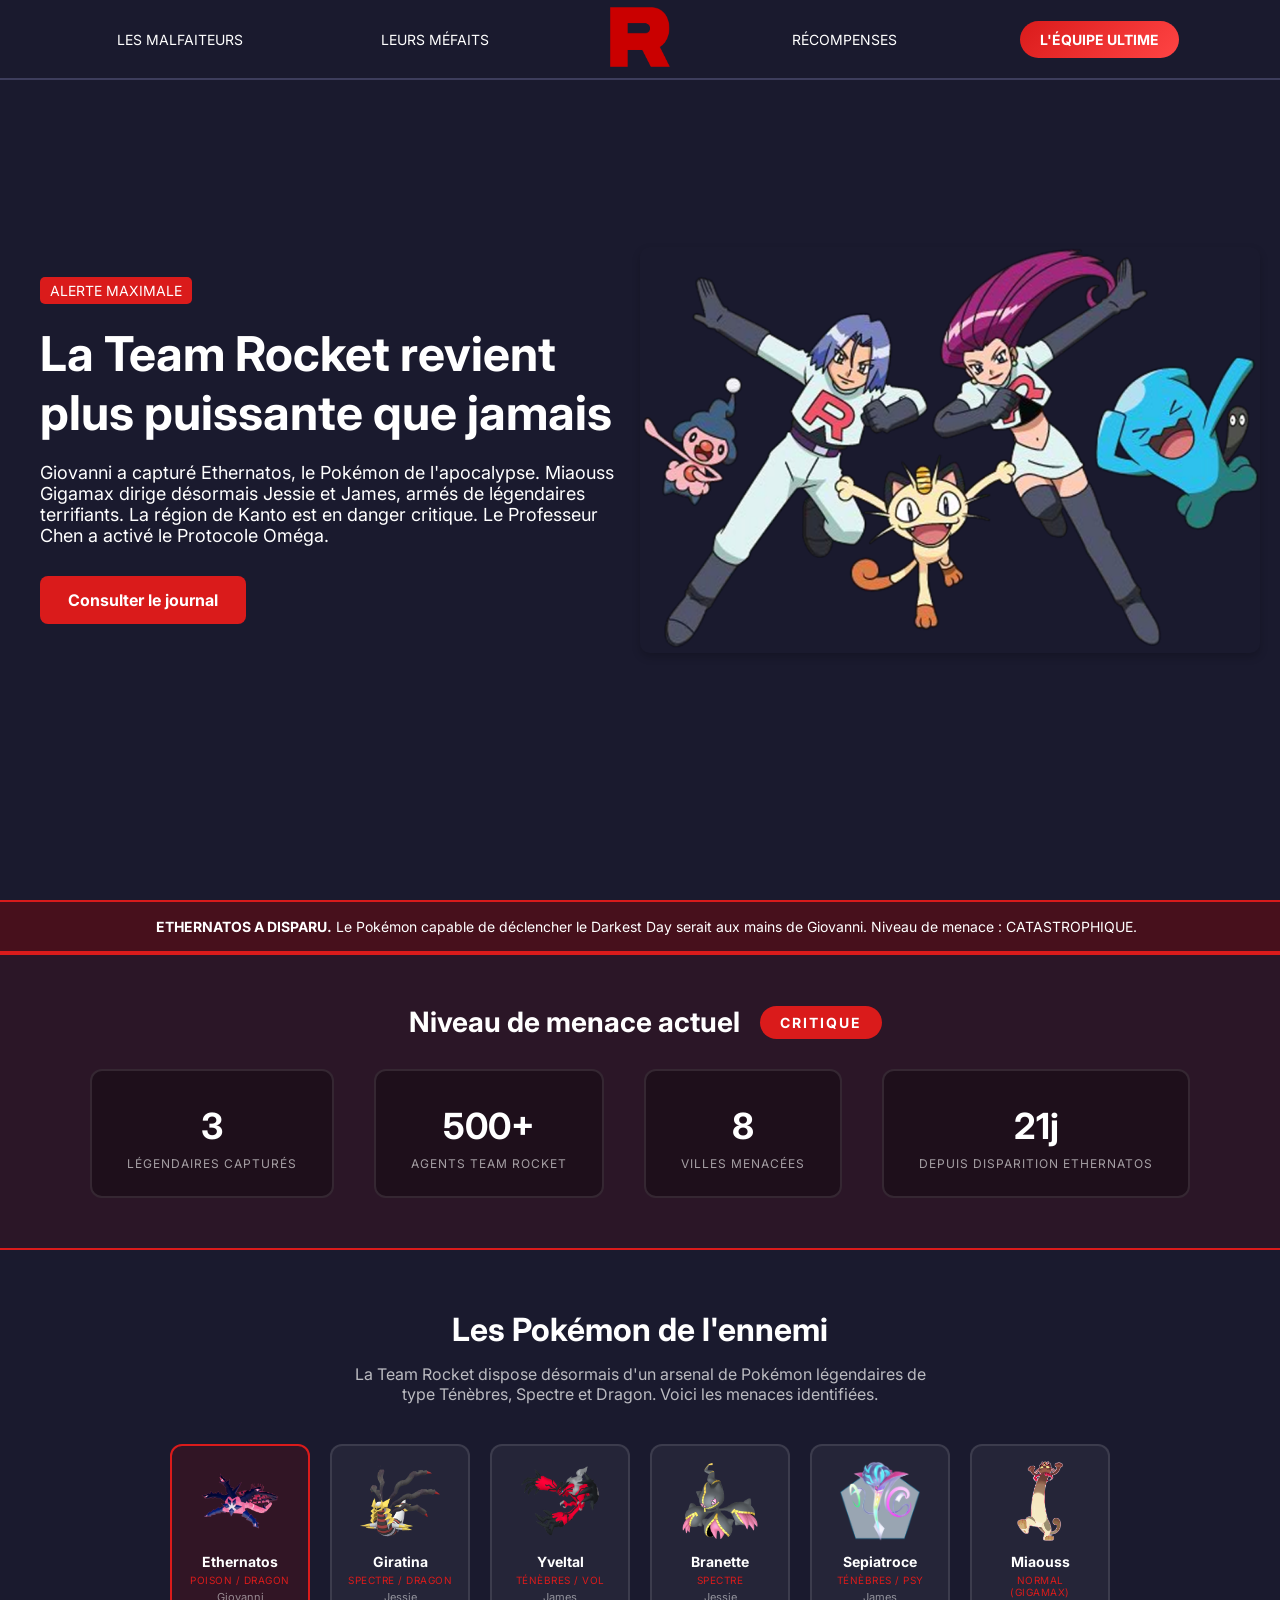
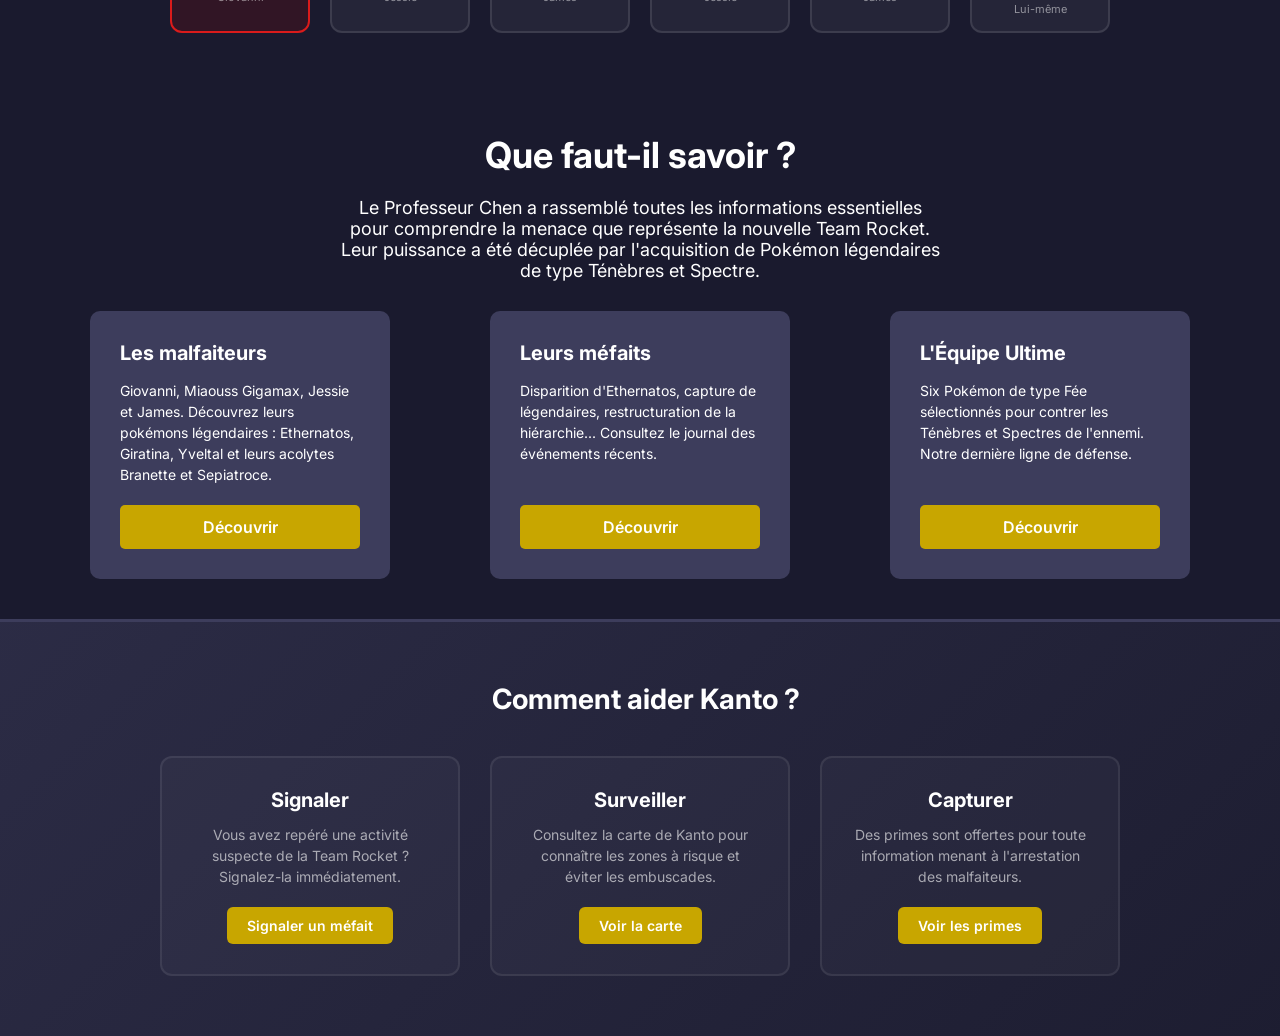
<file: index.html>
<!DOCTYPE html>
<html lang="fr">
    <head>
        <meta charset="UTF-8">
        <meta name="viewport" content="width=device-width, initial-scale=1.0">
        <title>Accueil - Projet R</title>
        <link rel="stylesheet" href="./static/styles/styles.css">
        <link rel="stylesheet" href="./static/styles/header.css">
        <link rel="stylesheet" href="./static/styles/index.css">
        <link href="https://cdn.boxicons.com/3.0.8/fonts/basic/boxicons.min.css" rel="stylesheet">
    </head>
    <body>
        <div class="header">
            <nav>
                <div class="nav-left">
                    <div class="dropdown">
                        <div class="dropdown-toggle">
                            Les malfaiteurs
                            <i class="bx bx-chevron-down"></i>
                        </div>
                        <ul>
                            <li><a href="./chef.html">Le chef</a></li>
                            <li><a href="./sous-fifres.html">Les sous-fifres</a></li>
                        </ul>
                    </div>
                    <div class="dropdown">
                        <div class="dropdown-toggle">
                            Leurs méfaits
                            <i class="bx bx-chevron-down"></i>
                        </div>
                        <ul>
                            <li><a href="./journal.html">Journal</a></li>
                            <li><a href="./signaler-mefait.html">Signaler un méfait</a></li>
                            <li><a href="./carte-kanto.html">Carte de Kanto</a></li>
                        </ul>
                    </div>
                </div>
                <a href="/" class="nav-logo">
                    <img src="./static/images/logo.png" alt="Logo" class="logo">
                </a>
                <div class="nav-right">
                    <a href="./recompenses.html" class="nav-btn">Récompenses</a>
                    <a href="./equipe-ultime.html" class="nav-btn nav-cta">L'équipe ultime</a>
                </div>
            </nav>
        </div>

        <main>
            <section class="hero">
                <div class="hero-content">
                    <span class="hero-tag">ALERTE MAXIMALE</span>
                    <h1>La Team Rocket revient plus puissante que jamais</h1>
                    <p>Giovanni a capturé Ethernatos, le Pokémon de l'apocalypse. Miaouss Gigamax dirige désormais Jessie et James, armés de légendaires terrifiants. La région de Kanto est en danger critique. Le Professeur Chen a activé le Protocole Oméga.</p>
                    <a href="./journal.html" class="hero-cta">Consulter le journal</a>
                </div>
                <div class="hero-image">
                    <img src="./static/images/hero-image.png" alt="Team Rocket">
                </div>
            </section>

            <section class="alert-banner">
                <i class="bx bx-error-circle"></i>
                <span><strong>ETHERNATOS A DISPARU.</strong> Le Pokémon capable de déclencher le Darkest Day serait aux mains de Giovanni. Niveau de menace : CATASTROPHIQUE.</span>
            </section>

            <section class="threat-level">
                <div class="threat-header">
                    <h2><i class="bx bx-shield-x"></i> Niveau de menace actuel</h2>
                    <span class="threat-badge">CRITIQUE</span>
                </div>
                <div class="threat-stats">
                    <div class="stat-card">
                        <i class="bx bx-ghost"></i>
                        <span class="stat-number">3</span>
                        <span class="stat-label">Légendaires capturés</span>
                    </div>
                    <div class="stat-card">
                        <i class="bx bx-group"></i>
                        <span class="stat-number">500+</span>
                        <span class="stat-label">Agents Team Rocket</span>
                    </div>
                    <div class="stat-card">
                        <i class="bx bx-map"></i>
                        <span class="stat-number">8</span>
                        <span class="stat-label">Villes menacées</span>
                    </div>
                    <div class="stat-card">
                        <i class="bx bx-time"></i>
                        <span class="stat-number">21j</span>
                        <span class="stat-label">Depuis disparition Ethernatos</span>
                    </div>
                </div>
            </section>

            <section class="enemies-showcase">
                <h2>Les Pokémon de l'ennemi</h2>
                <p>La Team Rocket dispose désormais d'un arsenal de Pokémon légendaires de type Ténèbres, Spectre et Dragon. Voici les menaces identifiées.</p>
                <div class="enemies-grid">
                    <div class="enemy-card enemy-boss">
                        <img src="./static/images/pokemons/enemy/ethernatos.png" alt="Ethernatos">
                        <div class="enemy-info">
                            <span class="enemy-name">Ethernatos</span>
                            <span class="enemy-type">Poison / Dragon</span>
                            <span class="enemy-owner">Giovanni</span>
                        </div>
                    </div>
                    <div class="enemy-card">
                        <img src="./static/images/pokemons/enemy/giratina.png" alt="Giratina">
                        <div class="enemy-info">
                            <span class="enemy-name">Giratina</span>
                            <span class="enemy-type">Spectre / Dragon</span>
                            <span class="enemy-owner">Jessie</span>
                        </div>
                    </div>
                    <div class="enemy-card">
                        <img src="./static/images/pokemons/enemy/yveltal.png" alt="Yveltal">
                        <div class="enemy-info">
                            <span class="enemy-name">Yveltal</span>
                            <span class="enemy-type">Ténèbres / Vol</span>
                            <span class="enemy-owner">James</span>
                        </div>
                    </div>
                    <div class="enemy-card">
                        <img src="./static/images/pokemons/enemy/branette.png" alt="Branette">
                        <div class="enemy-info">
                            <span class="enemy-name">Branette</span>
                            <span class="enemy-type">Spectre</span>
                            <span class="enemy-owner">Jessie</span>
                        </div>
                    </div>
                    <div class="enemy-card">
                        <img src="./static/images/pokemons/enemy/sepiatroce.png" alt="Sepiatroce">
                        <div class="enemy-info">
                            <span class="enemy-name">Sepiatroce</span>
                            <span class="enemy-type">Ténèbres / Psy</span>
                            <span class="enemy-owner">James</span>
                        </div>
                    </div>
                    <div class="enemy-card">
                        <img src="./static/images/pokemons/enemy/miaouss.png" alt="Miaouss Gigamax">
                        <div class="enemy-info">
                            <span class="enemy-name">Miaouss</span>
                            <span class="enemy-type">Normal (Gigamax)</span>
                            <span class="enemy-owner">Lui-même</span>
                        </div>
                    </div>
                </div>
            </section>

            <section class="knowledge">
                <h2>Que faut-il savoir ?</h2>
                <p>Le Professeur Chen a rassemblé toutes les informations essentielles pour comprendre la menace que représente la nouvelle Team Rocket. Leur puissance a été décuplée par l'acquisition de Pokémon légendaires de type Ténèbres et Spectre.</p>
                <div class="knowledge-cards">
                    <div class="card">
                        <h3>Les malfaiteurs</h3>
                        <p>Giovanni, Miaouss Gigamax, Jessie et James. Découvrez leurs pokémons légendaires : Ethernatos, Giratina, Yveltal et leurs acolytes Branette et Sepiatroce.</p>
                        <a href="./chef.html">Découvrir</a>
                    </div>
                    <div class="card">
                        <h3>Leurs méfaits</h3>
                        <p>Disparition d'Ethernatos, capture de légendaires, restructuration de la hiérarchie... Consultez le journal des événements récents.</p>
                        <a href="./journal.html">Découvrir</a>
                    </div>
                    <div class="card">
                        <h3>L'Équipe Ultime</h3>
                        <p>Six Pokémon de type Fée sélectionnés pour contrer les Ténèbres et Spectres de l'ennemi. Notre dernière ligne de défense.</p>
                        <a href="./equipe-ultime.html">Découvrir</a>
                    </div>
                </div>
            </section>

            <section class="action-section">
                <div class="action-content">
                    <h2><i class="bx bx-shield-quarter"></i> Comment aider Kanto ?</h2>
                    <div class="action-grid">
                        <div class="action-item">
                            <i class="bx bx-search-alt"></i>
                            <h3>Signaler</h3>
                            <p>Vous avez repéré une activité suspecte de la Team Rocket ? Signalez-la immédiatement.</p>
                            <a href="./signaler-mefait.html">Signaler un méfait</a>
                        </div>
                        <div class="action-item">
                            <i class="bx bx-map-alt"></i>
                            <h3>Surveiller</h3>
                            <p>Consultez la carte de Kanto pour connaître les zones à risque et éviter les embuscades.</p>
                            <a href="./carte-kanto.html">Voir la carte</a>
                        </div>
                        <div class="action-item">
                            <i class="bx bx-trophy"></i>
                            <h3>Capturer</h3>
                            <p>Des primes sont offertes pour toute information menant à l'arrestation des malfaiteurs.</p>
                            <a href="./recompenses.html">Voir les primes</a>
                        </div>
                    </div>
                </div>
            </section>
        </main>
    </body>
</html>
</file>
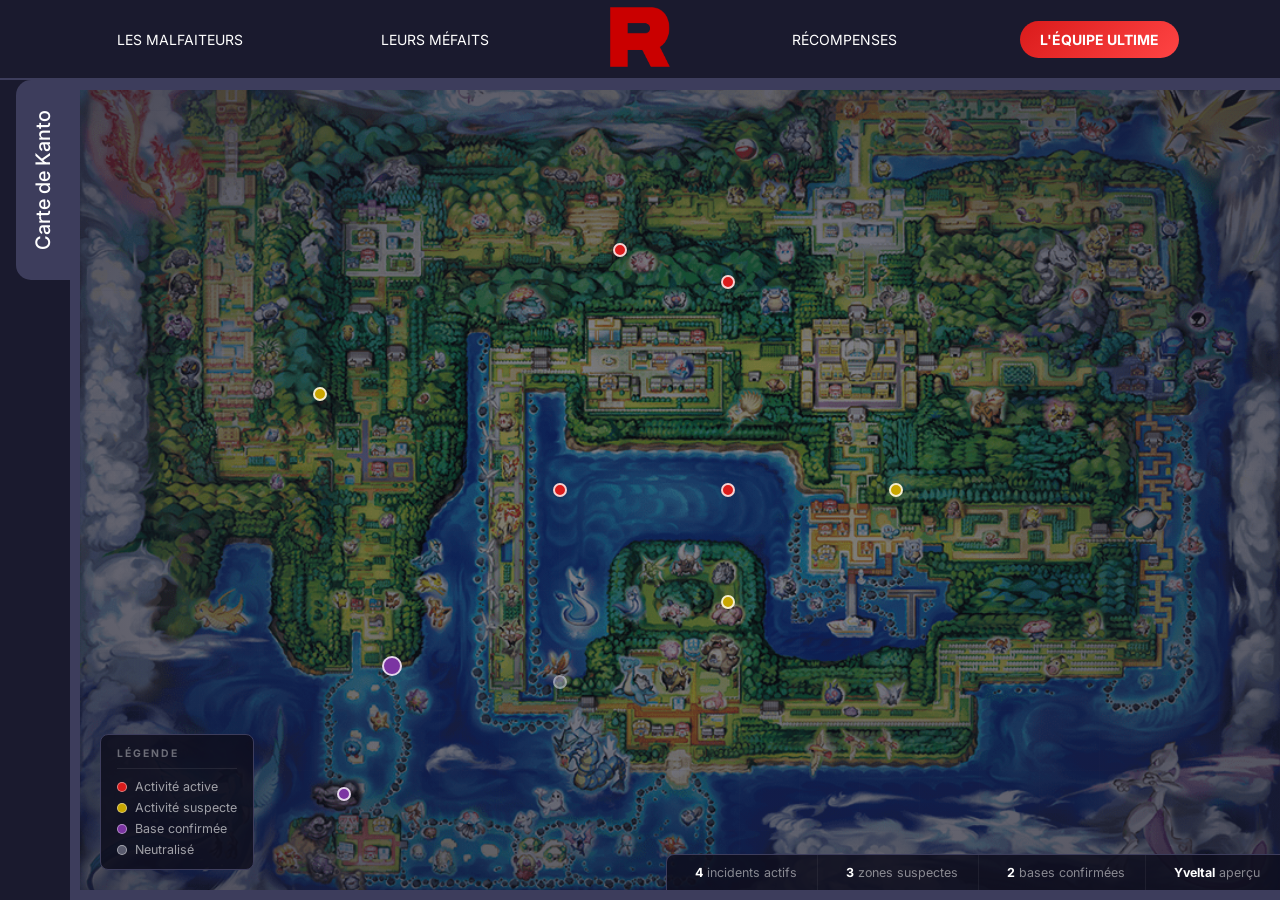
<file: carte-kanto.html>
<!DOCTYPE html>
<html lang="fr">
    <head>
        <meta charset="UTF-8">
        <meta name="viewport" content="width=device-width, initial-scale=1.0">
        <title>Carte de Kanto - Projet R</title>
        <link rel="stylesheet" href="./static/styles/styles.css">
        <link rel="stylesheet" href="./static/styles/header.css">
        <link rel="stylesheet" href="./static/styles/carte-kanto.css">
        <link href="https://cdn.boxicons.com/3.0.8/fonts/basic/boxicons.min.css" rel="stylesheet">
    </head>
    <body>
        <div class="header">
            <nav>
                <div class="nav-left">
                    <div class="dropdown">
                        <div class="dropdown-toggle">
                            Les malfaiteurs
                            <i class="bx bx-chevron-down"></i>
                        </div>
                        <ul>
                            <li><a href="./chef.html">Le chef</a></li>
                            <li><a href="./sous-fifres.html">Les sous-fifres</a></li>
                        </ul>
                    </div>
                    <div class="dropdown">
                        <div class="dropdown-toggle">
                            Leurs méfaits
                            <i class="bx bx-chevron-down"></i>
                        </div>
                        <ul>
                            <li><a href="./journal.html">Journal</a></li>
                            <li><a href="./signaler-mefait.html">Signaler un méfait</a></li>
                            <li><a href="./carte-kanto.html">Carte de Kanto</a></li>
                        </ul>
                    </div>
                </div>
                <a href="/" class="nav-logo">
                    <img src="./static/images/logo.png" alt="Logo" class="logo">
                </a>
                <div class="nav-right">
                    <a href="./recompenses.html" class="nav-btn">Récompenses</a>
                    <a href="./equipe-ultime.html" class="nav-btn nav-cta">L'équipe ultime</a>
                </div>
            </nav>
        </div>

        <main>
            <div class="map-wrapper" id="map-top">
                <div class="title">
                    <h1>Carte de Kanto</h1>
                </div>
                <section class="map-container">

                    <!-- Image de fond — remplacer par ./static/images/kanto-map.png -->
                    <img src="./static/images/kanto-map.png" alt="Carte de Kanto" class="map-bg">
                    <div class="map-overlay"></div>

                    <!-- ══ MARQUEURS ══════════════════════════════ -->
                    <div class="markers">

                        <!-- Jadielle Ville — QG Giovanni -->
                        <div class="marker tip-right marker-boss" style="left: 26%; top: 72%">
                            <div class="marker-dot dot-purple"></div>
                            <div class="marker-card card-boss">
                                <h4><i class="bx bx-crown"></i> Jadielle Ville</h4>
                                <p><strong>Arène de Giovanni.</strong> Le champion d'arène cache sa véritable identité de chef de la Team Rocket. Centre de commandement principal. Ethernatos serait détenu ici.</p>
                                <span class="status-badge status-confirme">QG Principal</span>
                            </div>
                        </div>

                        <!-- Cramois'Île — Labo Mewtwo -->
                        <div class="marker tip-right" style="left: 22%; top: 88%">
                            <div class="marker-dot dot-purple"></div>
                            <div class="marker-card">
                                <h4>Cramois'Île</h4>
                                <p><strong>Ancien laboratoire du Projet Mewtwo.</strong> Partiellement détruit lors de l'évasion de Mewtwo. Des expériences continuent dans les sous-sols.</p>
                                <span class="status-badge status-confirme">Base scientifique</span>
                            </div>
                        </div>

                        <!-- Céladopole — Casino -->
                        <div class="marker" style="left: 40%; top: 50%">
                            <div class="marker-dot dot-red"></div>
                            <div class="marker-card">
                                <h4>Céladopole</h4>
                                <p><strong>Casino clandestin.</strong> Façade légale pour le blanchiment d'argent. Accès secret vers une base souterraine. Miaouss Gigamax y a été aperçu récemment.</p>
                                <span class="status-badge status-actif">Activité intense</span>
                            </div>
                        </div>

                        <!-- Safrania — Tour Silph -->
                        <div class="marker" style="left: 54%; top: 50%">
                            <div class="marker-dot dot-red"></div>
                            <div class="marker-card">
                                <h4>Safrania</h4>
                                <p><strong>Tour Silph sous surveillance.</strong> Giovanni a tenté de voler la Master Ball. Des agents infiltrés dans l'entreprise surveillent les nouvelles technologies.</p>
                                <span class="status-badge status-actif">Infiltration active</span>
                            </div>
                        </div>

                        <!-- Azuria — Grotte Mewtwo -->
                        <div class="marker tip-bottom" style="left: 54%; top: 24%">
                            <div class="marker-dot dot-red"></div>
                            <div class="marker-card">
                                <h4>Azuria</h4>
                                <p><strong>Grotte Azurée.</strong> Dernier repaire connu de Mewtwo. La Team Rocket tente de le recapturer. Jessie et James ont été vus dans les environs avec Giratina.</p>
                                <span class="status-badge status-actif">Opération en cours</span>
                            </div>
                        </div>

                        <!-- Carminha -->
                        <div class="marker tip-right" style="left: 20%; top: 38%">
                            <div class="marker-dot dot-gold"></div>
                            <div class="marker-card">
                                <h4>Carminha</h4>
                                <p><strong>Point de recrutement.</strong> Des agents approchent les dresseurs débutants. Proposition de "partenariat" suspecté d'être du recrutement forcé.</p>
                                <span class="status-badge status-suspecte">Recrutement</span>
                            </div>
                        </div>

                        <!-- Lavanville — Tour Pokémon -->
                        <div class="marker" style="left: 68%; top: 50%">
                            <div class="marker-dot dot-gold"></div>
                            <div class="marker-card">
                                <h4>Lavanville</h4>
                                <p><strong>Tour Pokémon.</strong> Branette (Pokémon de Jessie) a été créée ici selon nos sources. Des perturbations spectrales anormales détectées.</p>
                                <span class="status-badge status-suspecte">Activité spectrale</span>
                            </div>
                        </div>

                        <!-- Argenta -->
                        <div class="marker" style="left: 54%; top: 64%">
                            <div class="marker-dot dot-gold"></div>
                            <div class="marker-card">
                                <h4>Argenta</h4>
                                <p><strong>Port de contrebande.</strong> James utilise le ferry pour transporter Sepiatroce et des Pokémon volés vers d'autres régions.</p>
                                <span class="status-badge status-suspecte">Trafic maritime</span>
                            </div>
                        </div>

                        <!-- Route 24 — Apparition Yveltal -->
                        <div class="marker tip-bottom" style="left: 45%; top: 20%">
                            <div class="marker-dot dot-red"></div>
                            <div class="marker-card">
                                <h4>Route 24</h4>
                                <p><strong>ALERTE : Yveltal aperçu.</strong> Le Pokémon de la Destruction de James a été vu absorbant l'énergie vitale de la végétation. Zone à éviter absolument.</p>
                                <span class="status-badge status-actif">DANGER MORTEL</span>
                            </div>
                        </div>

                        <!-- Carmin sur Mer -->
                        <div class="marker" style="left: 40%; top: 74%">
                            <div class="marker-dot dot-gray"></div>
                            <div class="marker-card">
                                <h4>Carmin sur Mer</h4>
                                <p><strong>Base neutralisée.</strong> Ancienne planque démantelée par l'Interpol. Mais attention : des agents pourraient revenir.</p>
                                <span class="status-badge status-inactif">Neutralisé</span>
                            </div>
                        </div>

                    </div>
                    <!-- ══ FIN MARQUEURS ══════════════════════════ -->

                    <!-- Légende -->
                    <div class="map-legend">
                        <div class="legend-title">Légende</div>
                        <div class="legend-item">
                            <span class="legend-dot dot-red"></span> Activité active
                        </div>
                        <div class="legend-item">
                            <span class="legend-dot dot-gold"></span> Activité suspecte
                        </div>
                        <div class="legend-item">
                            <span class="legend-dot dot-purple"></span> Base confirmée
                        </div>
                        <div class="legend-item">
                            <span class="legend-dot dot-gray"></span> Neutralisé
                        </div>
                    </div>

                    <!-- Barre de statut -->
                    <div class="map-statusbar">
                        <div class="statusbar-item">
                            <i class="bx bx-error-circle red"></i>
                            <span><strong>4</strong> incidents actifs</span>
                        </div>
                        <div class="statusbar-item">
                            <i class="bx bx-search-alt gold"></i>
                            <span><strong>3</strong> zones suspectes</span>
                        </div>
                        <div class="statusbar-item">
                            <i class="bx bx-building purple"></i>
                            <span><strong>2</strong> bases confirmées</span>
                        </div>
                        <div class="statusbar-item">
                            <i class="bx bx-ghost red"></i>
                            <span><strong>Yveltal</strong> aperçu</span>
                        </div>
                    </div>

                </section>
            </div>
        </main>
    </body>
</html>
</file>
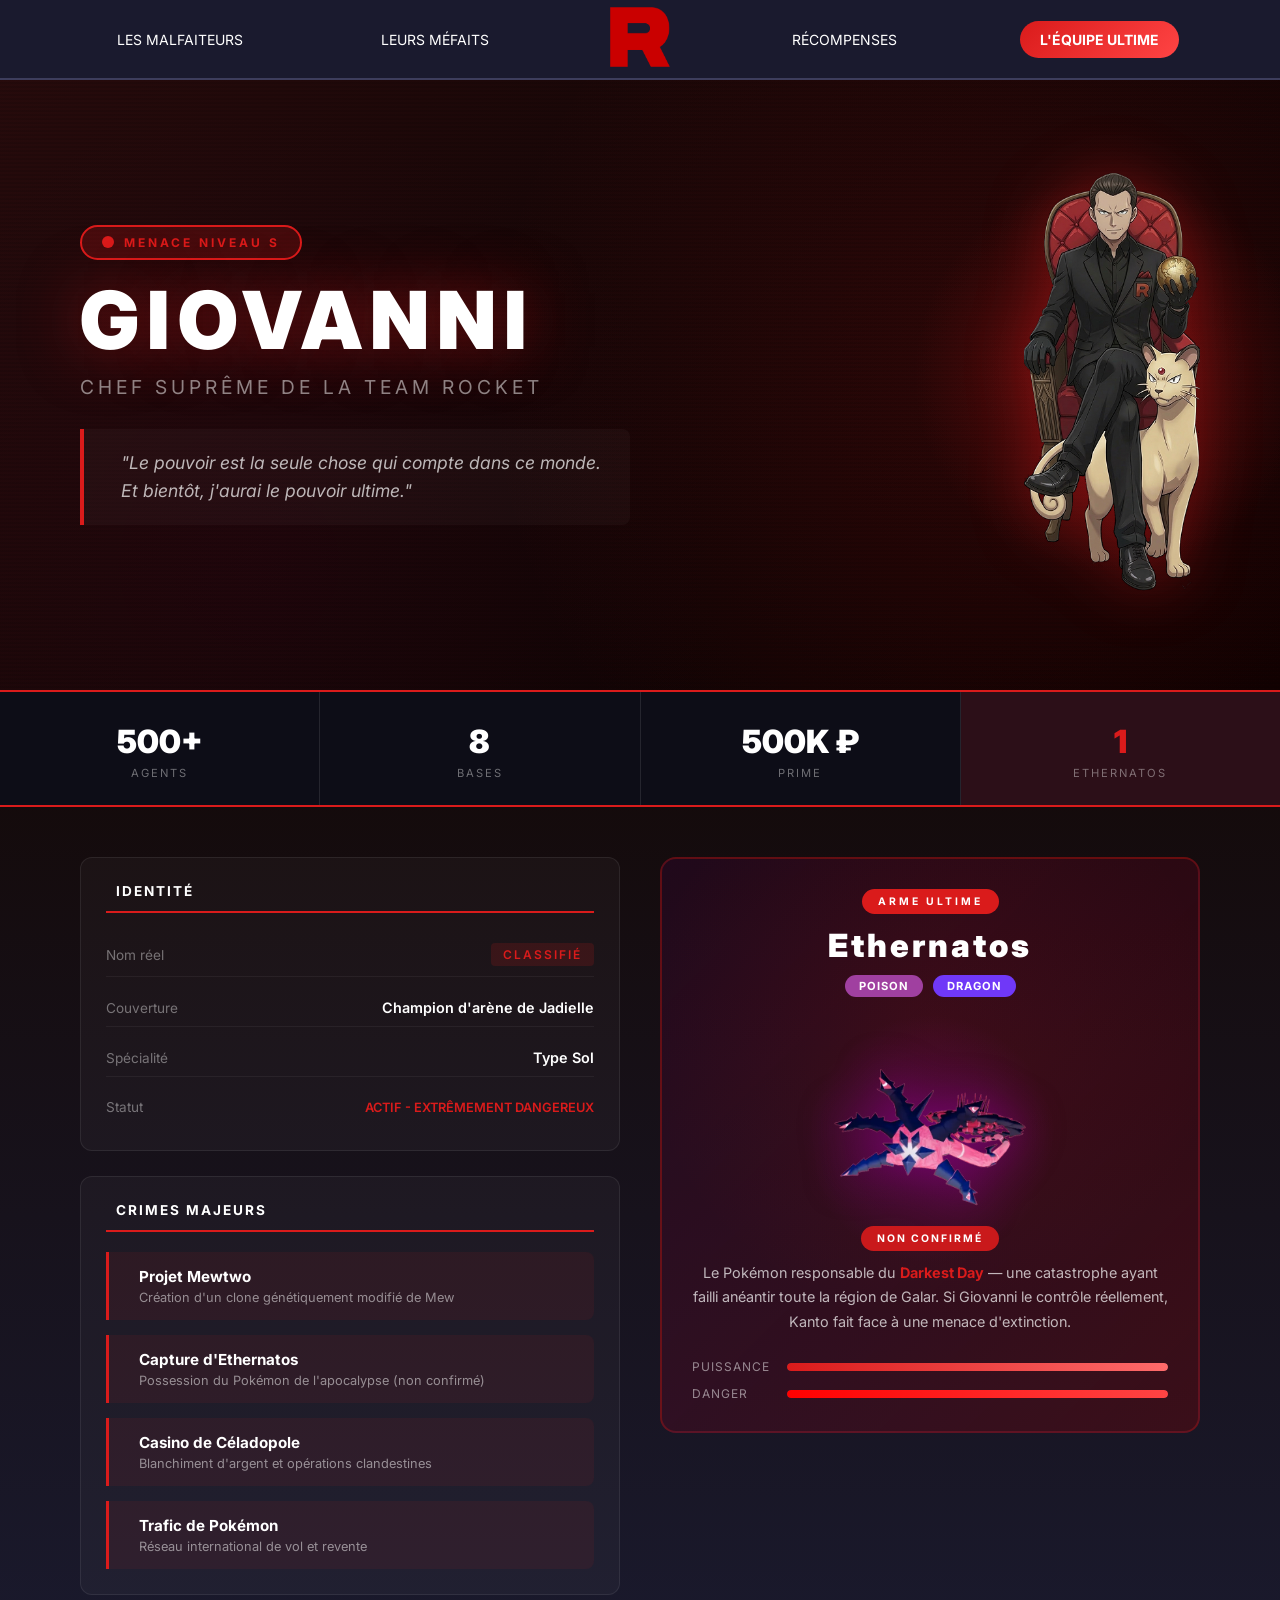
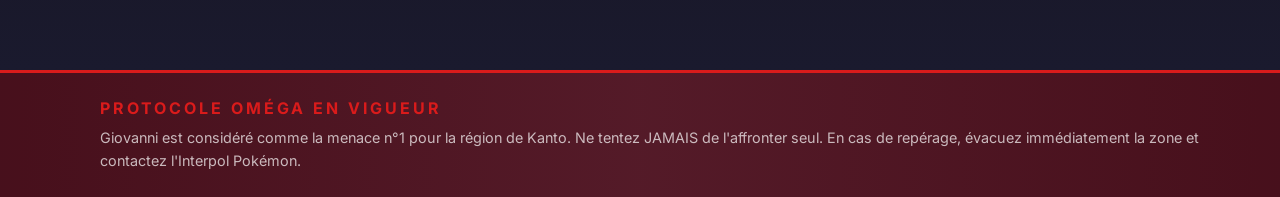
<file: chef.html>
<!DOCTYPE html>
<html lang="fr">
    <head>
        <meta charset="UTF-8">
        <meta name="viewport" content="width=device-width, initial-scale=1.0">
        <title>Giovanni - Chef Suprême - Projet R</title>
        <link rel="stylesheet" href="./static/styles/styles.css">
        <link rel="stylesheet" href="./static/styles/header.css">
        <link rel="stylesheet" href="./static/styles/chef.css">
        <link href="https://cdn.boxicons.com/3.0.8/fonts/basic/boxicons.min.css" rel="stylesheet">
    </head>
    <body>
        <div class="header">
            <nav>
                <div class="nav-left">
                    <div class="dropdown">
                        <div class="dropdown-toggle">
                            Les malfaiteurs
                            <i class="bx bx-chevron-down"></i>
                        </div>
                        <ul>
                            <li><a href="./chef.html">Le chef</a></li>
                            <li><a href="./sous-fifres.html">Les sous-fifres</a></li>
                        </ul>
                    </div>
                    <div class="dropdown">
                        <div class="dropdown-toggle">
                            Leurs méfaits
                            <i class="bx bx-chevron-down"></i>
                        </div>
                        <ul>
                            <li><a href="./journal.html">Journal</a></li>
                            <li><a href="./signaler-mefait.html">Signaler un méfait</a></li>
                            <li><a href="./carte-kanto.html">Carte de Kanto</a></li>
                        </ul>
                    </div>
                </div>
                <a href="/" class="nav-logo">
                    <img src="./static/images/logo.png" alt="Logo" class="logo">
                </a>
                <div class="nav-right">
                    <a href="./recompenses.html" class="nav-btn">Récompenses</a>
                    <a href="./equipe-ultime.html" class="nav-btn nav-cta">L'équipe ultime</a>
                </div>
            </nav>
        </div>

        <main>
            <div class="boss-page">
                <!-- Hero Section -->
                <section class="boss-hero">
                    <div class="hero-overlay"></div>
                    <div class="hero-content">
                        <div class="threat-indicator">
                            <span class="threat-pulse"></span>
                            <span class="threat-text">MENACE NIVEAU S</span>
                        </div>
                        <h1 class="boss-name">GIOVANNI</h1>
                        <p class="boss-title">Chef Suprême de la Team Rocket</p>
                        <blockquote class="boss-quote">
                            <i class="bx bxs-quote-left"></i>
                            "Le pouvoir est la seule chose qui compte dans ce monde. Et bientôt, j'aurai le pouvoir ultime."
                        </blockquote>
                    </div>
                    <div class="hero-portrait">
                        <div class="portrait-glow"></div>
                        <img src="./static/images/giovanni.png" alt="Giovanni">
                    </div>
                </section>

                <!-- Stats Section -->
                <section class="boss-stats">
                    <div class="stat-item">
                        <i class="bx bx-group"></i>
                        <span class="stat-value">500+</span>
                        <span class="stat-label">Agents</span>
                    </div>
                    <div class="stat-item">
                        <i class="bx bx-map"></i>
                        <span class="stat-value">8</span>
                        <span class="stat-label">Bases</span>
                    </div>
                    <div class="stat-item">
                        <i class="bx bx-dollar-circle"></i>
                        <span class="stat-value">500K ₽</span>
                        <span class="stat-label">Prime</span>
                    </div>
                    <div class="stat-item stat-danger">
                        <i class="bx bx-error-circle"></i>
                        <span class="stat-value">1</span>
                        <span class="stat-label">Ethernatos</span>
                    </div>
                </section>

                <!-- Main Content -->
                <section class="boss-content">
                    <div class="content-grid">
                        <!-- Left Column -->
                        <div class="info-column">
                            <div class="info-card">
                                <h3><i class="bx bx-user-circle"></i> Identité</h3>
                                <div class="info-grid">
                                    <div class="info-row">
                                        <span class="info-label">Nom réel</span>
                                        <span class="info-value classified">CLASSIFIÉ</span>
                                    </div>
                                    <div class="info-row">
                                        <span class="info-label">Couverture</span>
                                        <span class="info-value">Champion d'arène de Jadielle</span>
                                    </div>
                                    <div class="info-row">
                                        <span class="info-label">Spécialité</span>
                                        <span class="info-value">Type Sol</span>
                                    </div>
                                    <div class="info-row">
                                        <span class="info-label">Statut</span>
                                        <span class="info-value danger">ACTIF - EXTRÊMEMENT DANGEREUX</span>
                                    </div>
                                </div>
                            </div>

                            <div class="info-card">
                                <h3><i class="bx bx-x-circle"></i> Crimes majeurs</h3>
                                <ul class="crimes-list">
                                    <li>
                                        <i class="bx bx-skull"></i>
                                        <div>
                                            <strong>Projet Mewtwo</strong>
                                            <span>Création d'un clone génétiquement modifié de Mew</span>
                                        </div>
                                    </li>
                                    <li>
                                        <i class="bx bx-ghost"></i>
                                        <div>
                                            <strong>Capture d'Ethernatos</strong>
                                            <span>Possession du Pokémon de l'apocalypse (non confirmé)</span>
                                        </div>
                                    </li>
                                    <li>
                                        <i class="bx bx-money"></i>
                                        <div>
                                            <strong>Casino de Céladopole</strong>
                                            <span>Blanchiment d'argent et opérations clandestines</span>
                                        </div>
                                    </li>
                                    <li>
                                        <i class="bx bx-transfer"></i>
                                        <div>
                                            <strong>Trafic de Pokémon</strong>
                                            <span>Réseau international de vol et revente</span>
                                        </div>
                                    </li>
                                </ul>
                            </div>
                        </div>

                        <!-- Right Column - Ethernatos -->
                        <div class="pokemon-column">
                            <div class="pokemon-showcase">
                                <div class="showcase-header">
                                    <span class="showcase-badge">ARME ULTIME</span>
                                    <h3>Ethernatos</h3>
                                    <p class="pokemon-types">
                                        <span class="type type-poison">Poison</span>
                                        <span class="type type-dragon">Dragon</span>
                                    </p>
                                </div>
                                <div class="showcase-image">
                                    <div class="image-glow"></div>
                                    <img src="./static/images/pokemons/enemy/ethernatos.png" alt="Ethernatos">
                                    <span class="status-badge">NON CONFIRMÉ</span>
                                </div>
                                <div class="showcase-info">
                                    <p class="showcase-desc">Le Pokémon responsable du <strong>Darkest Day</strong> — une catastrophe ayant failli anéantir toute la région de Galar. Si Giovanni le contrôle réellement, Kanto fait face à une menace d'extinction.</p>
                                    <div class="danger-stats">
                                        <div class="danger-stat">
                                            <span class="label">Puissance</span>
                                            <div class="bar"><div class="fill" style="width: 100%"></div></div>
                                        </div>
                                        <div class="danger-stat">
                                            <span class="label">Danger</span>
                                            <div class="bar bar-critical"><div class="fill" style="width: 100%"></div></div>
                                        </div>
                                    </div>
                                </div>
                            </div>
                        </div>
                    </div>
                </section>

                <!-- Warning Banner -->
                <section class="boss-warning">
                    <div class="warning-content">
                        <i class="bx bx-error-circle"></i>
                        <div>
                            <strong>PROTOCOLE OMÉGA EN VIGUEUR</strong>
                            <p>Giovanni est considéré comme la menace n°1 pour la région de Kanto. Ne tentez JAMAIS de l'affronter seul. En cas de repérage, évacuez immédiatement la zone et contactez l'Interpol Pokémon.</p>
                        </div>
                    </div>
                </section>
            </div>
        </main>
    </body>
</html>
</file>
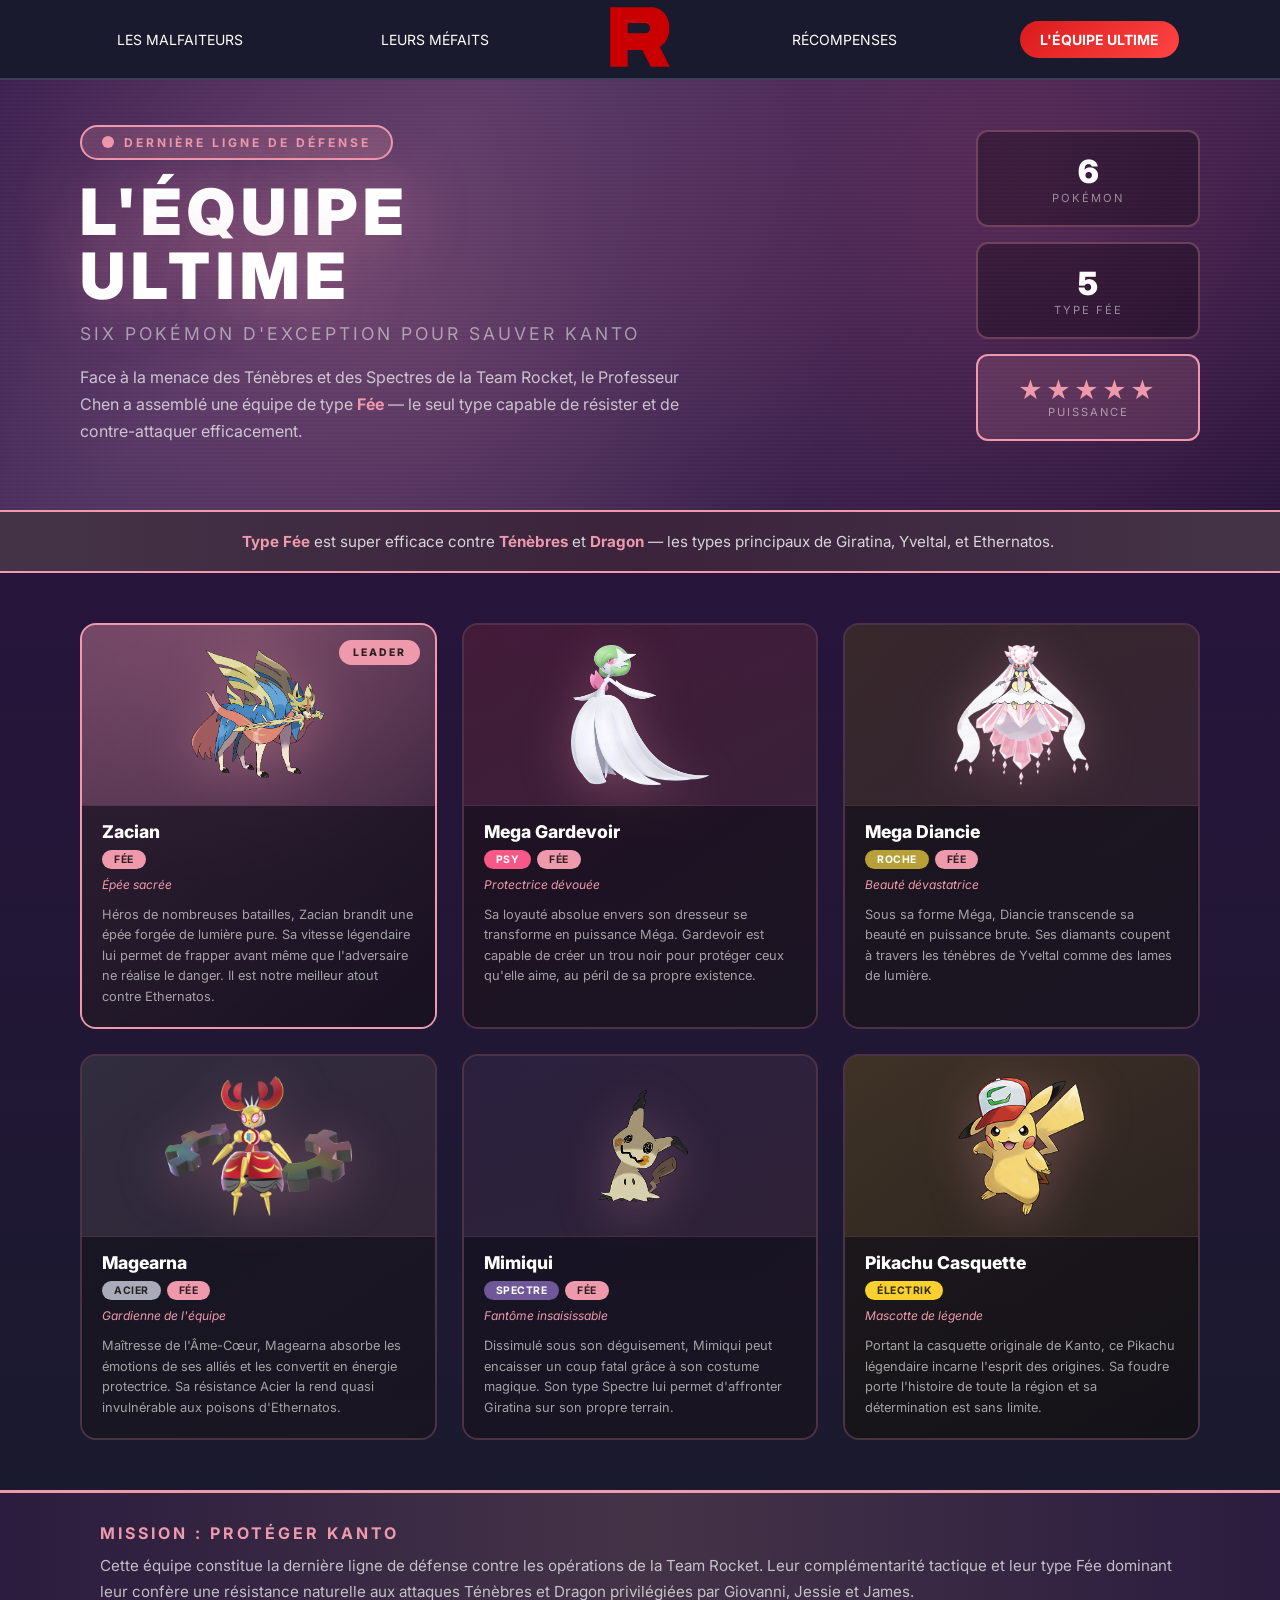
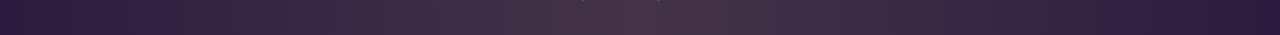
<file: equipe-ultime.html>
<!DOCTYPE html>
<html lang="fr">
    <head>
        <meta charset="UTF-8">
        <meta name="viewport" content="width=device-width, initial-scale=1.0">
        <title>L'Équipe Ultime - Projet R</title>
        <link rel="stylesheet" href="./static/styles/styles.css">
        <link rel="stylesheet" href="./static/styles/header.css">
        <link rel="stylesheet" href="./static/styles/equipe-ultime.css">
        <link href="https://cdn.boxicons.com/3.0.8/fonts/basic/boxicons.min.css" rel="stylesheet">
    </head>
    <body>
        <div class="header">
            <nav>
                <div class="nav-left">
                    <div class="dropdown">
                        <div class="dropdown-toggle">
                            Les malfaiteurs
                            <i class="bx bx-chevron-down"></i>
                        </div>
                        <ul>
                            <li><a href="./chef.html">Le chef</a></li>
                            <li><a href="./sous-fifres.html">Les sous-fifres</a></li>
                        </ul>
                    </div>
                    <div class="dropdown">
                        <div class="dropdown-toggle">
                            Leurs méfaits
                            <i class="bx bx-chevron-down"></i>
                        </div>
                        <ul>
                            <li><a href="./journal.html">Journal</a></li>
                            <li><a href="./signaler-mefait.html">Signaler un méfait</a></li>
                            <li><a href="./carte-kanto.html">Carte de Kanto</a></li>
                        </ul>
                    </div>
                </div>
                <a href="/" class="nav-logo">
                    <img src="./static/images/logo.png" alt="Logo" class="logo">
                </a>
                <div class="nav-right">
                    <a href="./recompenses.html" class="nav-btn">Récompenses</a>
                    <a href="./equipe-ultime.html" class="nav-btn nav-cta">L'équipe ultime</a>
                </div>
            </nav>
        </div>

        <main>
            <div class="team-page">
                <!-- Hero Section -->
                <section class="team-hero">
                    <div class="hero-overlay"></div>
                    <div class="hero-content">
                        <div class="hope-indicator">
                            <span class="hope-pulse"></span>
                            <span class="hope-text">DERNIÈRE LIGNE DE DÉFENSE</span>
                        </div>
                        <h1 class="team-name">L'ÉQUIPE ULTIME</h1>
                        <p class="team-subtitle">Six Pokémon d'exception pour sauver Kanto</p>
                        <p class="team-desc">Face à la menace des Ténèbres et des Spectres de la Team Rocket, le Professeur Chen a assemblé une équipe de type <strong>Fée</strong> — le seul type capable de résister et de contre-attaquer efficacement.</p>
                    </div>
                    <div class="hero-stats">
                        <div class="stat-box">
                            <span class="stat-number">6</span>
                            <span class="stat-label">Pokémon</span>
                        </div>
                        <div class="stat-box">
                            <span class="stat-number">5</span>
                            <span class="stat-label">Type Fée</span>
                        </div>
                        <div class="stat-box stat-highlight">
                            <span class="stat-number">★★★★★</span>
                            <span class="stat-label">Puissance</span>
                        </div>
                    </div>
                </section>

                <!-- Type Advantage Banner -->
                <section class="type-banner">
                    <div class="type-info">
                        <i class="bx bx-shield-quarter"></i>
                        <span><strong>Type Fée</strong> est super efficace contre <strong>Ténèbres</strong> et <strong>Dragon</strong> — les types principaux de Giratina, Yveltal, et Ethernatos.</span>
                    </div>
                </section>

                <!-- Pokemon Grid -->
                <section class="team-grid-section">
                    <div class="pokemon-grid">

                        <!-- Zacian - Leader -->
                        <div class="pokemon-card card-leader">
                            <div class="card-badge">LEADER</div>
                            <div class="card-glow glow--fairy"></div>
                            <div class="card-image">
                                <img src="./static/images/pokemons/ally/zacian.png" alt="Zacian">
                            </div>
                            <div class="card-info">
                                <h3 class="pokemon-name">Zacian</h3>
                                <div class="pokemon-types">
                                    <span class="type type-fairy">Fée</span>
                                </div>
                                <p class="pokemon-role">Épée sacrée</p>
                                <p class="pokemon-desc">Héros de nombreuses batailles, Zacian brandit une épée forgée de lumière pure. Sa vitesse légendaire lui permet de frapper avant même que l'adversaire ne réalise le danger. Il est notre meilleur atout contre Ethernatos.</p>
                            </div>
                        </div>

                        <!-- Mega Gardevoir -->
                        <div class="pokemon-card">
                            <div class="card-glow glow--psychic-fairy"></div>
                            <div class="card-image">
                                <img src="./static/images/pokemons/ally/gardevoir.png" alt="Mega Gardevoir">
                            </div>
                            <div class="card-info">
                                <h3 class="pokemon-name">Mega Gardevoir</h3>
                                <div class="pokemon-types">
                                    <span class="type type-psychic">Psy</span>
                                    <span class="type type-fairy">Fée</span>
                                </div>
                                <p class="pokemon-role">Protectrice dévouée</p>
                                <p class="pokemon-desc">Sa loyauté absolue envers son dresseur se transforme en puissance Méga. Gardevoir est capable de créer un trou noir pour protéger ceux qu'elle aime, au péril de sa propre existence.</p>
                            </div>
                        </div>

                        <!-- Mega Diancie -->
                        <div class="pokemon-card">
                            <div class="card-glow glow--rock-fairy"></div>
                            <div class="card-image">
                                <img src="./static/images/pokemons/ally/diancie.png" alt="Mega Diancie">
                            </div>
                            <div class="card-info">
                                <h3 class="pokemon-name">Mega Diancie</h3>
                                <div class="pokemon-types">
                                    <span class="type type-rock">Roche</span>
                                    <span class="type type-fairy">Fée</span>
                                </div>
                                <p class="pokemon-role">Beauté dévastatrice</p>
                                <p class="pokemon-desc">Sous sa forme Méga, Diancie transcende sa beauté en puissance brute. Ses diamants coupent à travers les ténèbres de Yveltal comme des lames de lumière.</p>
                            </div>
                        </div>

                        <!-- Mega Magearna -->
                        <div class="pokemon-card">
                            <div class="card-glow glow--steel-fairy"></div>
                            <div class="card-image">
                                <img src="./static/images/pokemons/ally/magherna.png" alt="Magearna">
                            </div>
                            <div class="card-info">
                                <h3 class="pokemon-name">Magearna</h3>
                                <div class="pokemon-types">
                                    <span class="type type-steel">Acier</span>
                                    <span class="type type-fairy">Fée</span>
                                </div>
                                <p class="pokemon-role">Gardienne de l'équipe</p>
                                <p class="pokemon-desc">Maîtresse de l'Âme-Cœur, Magearna absorbe les émotions de ses alliés et les convertit en énergie protectrice. Sa résistance Acier la rend quasi invulnérable aux poisons d'Ethernatos.</p>
                            </div>
                        </div>

                        <!-- Mimiqui -->
                        <div class="pokemon-card">
                            <div class="card-glow glow--ghost-fairy"></div>
                            <div class="card-image">
                                <img src="./static/images/pokemons/ally/mimiqui.png" alt="Mimiqui">
                            </div>
                            <div class="card-info">
                                <h3 class="pokemon-name">Mimiqui</h3>
                                <div class="pokemon-types">
                                    <span class="type type-ghost">Spectre</span>
                                    <span class="type type-fairy">Fée</span>
                                </div>
                                <p class="pokemon-role">Fantôme insaisissable</p>
                                <p class="pokemon-desc">Dissimulé sous son déguisement, Mimiqui peut encaisser un coup fatal grâce à son costume magique. Son type Spectre lui permet d'affronter Giratina sur son propre terrain.</p>
                            </div>
                        </div>

                        <!-- Pikachu -->
                        <div class="pokemon-card">
                            <div class="card-glow glow--electric"></div>
                            <div class="card-image">
                                <img src="./static/images/pokemons/ally/pikachu.png" alt="Pikachu Casquette Kanto">
                            </div>
                            <div class="card-info">
                                <h3 class="pokemon-name">Pikachu Casquette</h3>
                                <div class="pokemon-types">
                                    <span class="type type-electric">Électrik</span>
                                </div>
                                <p class="pokemon-role">Mascotte de légende</p>
                                <p class="pokemon-desc">Portant la casquette originale de Kanto, ce Pikachu légendaire incarne l'esprit des origines. Sa foudre porte l'histoire de toute la région et sa détermination est sans limite.</p>
                            </div>
                        </div>

                    </div>
                </section>

                <!-- Mission Banner -->
                <section class="mission-banner">
                    <div class="mission-content">
                        <i class="bx bx-target-lock"></i>
                        <div>
                            <strong>MISSION : PROTÉGER KANTO</strong>
                            <p>Cette équipe constitue la dernière ligne de défense contre les opérations de la Team Rocket. Leur complémentarité tactique et leur type Fée dominant leur confère une résistance naturelle aux attaques Ténèbres et Dragon privilégiées par Giovanni, Jessie et James.</p>
                        </div>
                    </div>
                </section>
            </div>
        </main>
    </body>
</html>
</file>
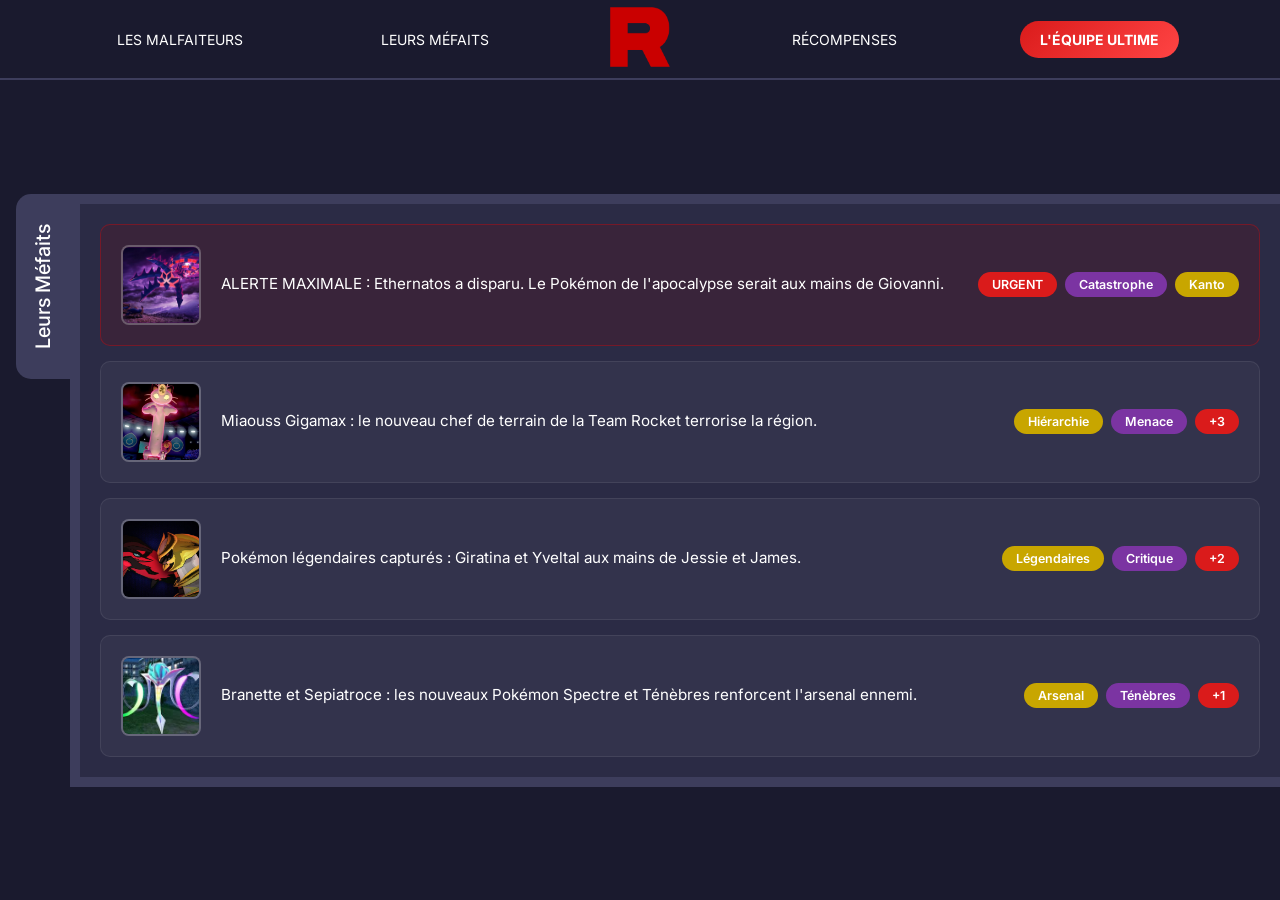
<file: journal.html>
<!DOCTYPE html>
<html lang="fr">
    <head>
        <meta charset="UTF-8">
        <meta name="viewport" content="width=device-width, initial-scale=1.0">
        <title>Journal des méfaits - Projet R</title>
        <link rel="stylesheet" href="./static/styles/styles.css">
        <link rel="stylesheet" href="./static/styles/header.css">
        <link rel="stylesheet" href="./static/styles/journal.css">
        <link href="https://cdn.boxicons.com/3.0.8/fonts/basic/boxicons.min.css" rel="stylesheet">
    </head>
    <body>
        <div class="header">
            <nav>
                <div class="nav-left">
                    <div class="dropdown">
                        <div class="dropdown-toggle">
                            Les malfaiteurs
                            <i class="bx bx-chevron-down"></i>
                        </div>
                        <ul>
                            <li><a href="./chef.html">Le chef</a></li>
                            <li><a href="./sous-fifres.html">Les sous-fifres</a></li>
                        </ul>
                    </div>
                    <div class="dropdown">
                        <div class="dropdown-toggle">
                            Leurs méfaits
                            <i class="bx bx-chevron-down"></i>
                        </div>
                        <ul>
                            <li><a href="./journal.html">Journal</a></li>
                            <li><a href="./signaler-mefait.html">Signaler un méfait</a></li>
                            <li><a href="./carte-kanto.html">Carte de Kanto</a></li>
                        </ul>
                    </div>
                </div>
                <a href="/" class="nav-logo">
                    <img src="./static/images/logo.png" alt="Logo" class="logo">
                </a>
                <div class="nav-right">
                    <a href="./recompenses.html" class="nav-btn">Récompenses</a>
                    <a href="./equipe-ultime.html" class="nav-btn nav-cta">L'équipe ultime</a>
                </div>
            </nav>
        </div>

        <main>
            <div class="journal-wrapper" id="journal-top">
                <div class="title">
                    <h1>Leurs Méfaits</h1>
                </div>
                <section class="journal-container">

                    <!-- ══ LISTE ══════════════════════════════════ -->
                    <div class="journal-list">
                        <a href="#mefait-1" class="entry entry-critical">
                            <div class="entry-thumbnail">
                                <img src="./static/images/journal/ethernatos-event.png" alt="Ethernatos">
                            </div>
                            <p class="entry-title">ALERTE MAXIMALE : Ethernatos a disparu. Le Pokémon de l'apocalypse serait aux mains de Giovanni.</p>
                            <div class="entry-tags">
                                <span class="tag tag-red">URGENT</span>
                                <span class="tag tag-purple">Catastrophe</span>
                                <span class="tag tag-gold">Kanto</span>
                            </div>
                        </a>
                        <a href="#mefait-2" class="entry">
                            <div class="entry-thumbnail">
                                <img src="./static/images/journal/miaouss-gigamax.png" alt="Miaouss Gigamax">
                            </div>
                            <p class="entry-title">Miaouss Gigamax : le nouveau chef de terrain de la Team Rocket terrorise la région.</p>
                            <div class="entry-tags">
                                <span class="tag tag-gold">Hiérarchie</span>
                                <span class="tag tag-purple">Menace</span>
                                <span class="tag tag-red">+3</span>
                            </div>
                        </a>
                        <a href="#mefait-3" class="entry">
                            <div class="entry-thumbnail">
                                <img src="./static/images/journal/legendaires.png" alt="Giratina et Yveltal">
                            </div>
                            <p class="entry-title">Pokémon légendaires capturés : Giratina et Yveltal aux mains de Jessie et James.</p>
                            <div class="entry-tags">
                                <span class="tag tag-gold">Légendaires</span>
                                <span class="tag tag-purple">Critique</span>
                                <span class="tag tag-red">+2</span>
                            </div>
                        </a>
                        <a href="#mefait-4" class="entry">
                            <div class="entry-thumbnail">
                                <img src="./static/images/journal/arsenal.png" alt="Branette et Sepiatroce">
                            </div>
                            <p class="entry-title">Branette et Sepiatroce : les nouveaux Pokémon Spectre et Ténèbres renforcent l'arsenal ennemi.</p>
                            <div class="entry-tags">
                                <span class="tag tag-gold">Arsenal</span>
                                <span class="tag tag-purple">Ténèbres</span>
                                <span class="tag tag-red">+1</span>
                            </div>
                        </a>
                    </div>

                    <!-- ══ DÉTAIL 1 — Disparition d'Ethernatos ════ -->
                    <div class="mefait-detail" id="mefait-1">
                        <a href="#journal-top" class="back-btn">
                            <i class="bx bx-arrow-back"></i> Retour au journal
                        </a>
                        <div class="detail-header">
                            <div class="detail-title-area">
                                <h2>Disparition d'Ethernatos</h2>
                                <div class="detail-meta">
                                    <span class="severity-badge severity-catastrophe">Danger : CATASTROPHIQUE</span>
                                    <span class="detail-date">Signalé le 18 Mars 2024 · Classifié Niveau S</span>
                                </div>
                            </div>
                        </div>
                        <div class="detail-image">
                            <img src="./static/images/journal/ethernatos-event.png" alt="Ethernatos - Le Pokémon de l'apocalypse">
                        </div>
                        <div class="detail-content">
                            <div class="detail-main">
                                <p>Il y a trois semaines, une perturbation énergétique sans précédent a été détectée au-dessus de la région de Galar. Ethernatos, le Pokémon responsable du Darkest Day — une catastrophe ayant failli anéantir toute vie — a été aperçu pour la dernière fois avant de disparaître totalement des radars. Nos sources au sein de l'Interpol Pokémon confirment que Giovanni aurait orchestré sa capture.</p>
                                <div class="detail-section">
                                    <h3>Chronologie des événements</h3>
                                    <ul class="incident-list">
                                        <li>
                                            <i class="bx bx-time"></i>
                                            <span><strong>J-21 :</strong> Détection d'une anomalie énergétique massive dans le ciel de Galar. Ethernatos localisé brièvement.</span>
                                        </li>
                                        <li>
                                            <i class="bx bx-time"></i>
                                            <span><strong>J-20 :</strong> Plusieurs agents Team Rocket repérés à Galar avec du matériel de capture avancé. Giovanni aperçu sur place.</span>
                                        </li>
                                        <li>
                                            <i class="bx bx-time"></i>
                                            <span><strong>J-19 :</strong> Explosion d'énergie noire au-dessus de la Tour de Combat. Puis plus rien. Ethernatos a disparu.</span>
                                        </li>
                                        <li>
                                            <i class="bx bx-time"></i>
                                            <span><strong>Aujourd'hui :</strong> Aucune trace d'Ethernatos. La Team Rocket se prépare à quelque chose de massif.</span>
                                        </li>
                                    </ul>
                                </div>
                                <div class="detail-section">
                                    <h3>Pourquoi c'est catastrophique</h3>
                                    <ul class="incident-list">
                                        <li>
                                            <i class="bx bx-error-alt"></i>
                                            <span><strong>Puissance destructrice :</strong> Ethernatos peut absorber l'énergie de toute une région et déclencher le Darkest Day — une apocalypse Pokémon.</span>
                                        </li>
                                        <li>
                                            <i class="bx bx-error-alt"></i>
                                            <span><strong>Forme Infinimax :</strong> Sous sa forme ultime, Ethernatos devient une entité de destruction pure, incontrôlable même par son dresseur.</span>
                                        </li>
                                        <li>
                                            <i class="bx bx-error-alt"></i>
                                            <span><strong>Type Poison/Dragon :</strong> Une combinaison mortelle qui le rend résistant à la plupart des attaques conventionnelles.</span>
                                        </li>
                                    </ul>
                                </div>
                            </div>
                            <div class="detail-sidebar">
                                <div class="sidebar-card">
                                    <h3>Niveau de menace</h3>
                                    <div class="sidebar-stat"><span>Classification</span><span class="danger">EXTINCTION</span></div>
                                    <div class="sidebar-stat"><span>Statut</span><span>Disparu / Capturé</span></div>
                                    <div class="sidebar-stat"><span>Dernier aperçu</span><span>Galar</span></div>
                                    <div class="sidebar-stat"><span>Dresseur présumé</span><span class="danger">Giovanni</span></div>
                                </div>
                                <div class="sidebar-card">
                                    <h3>Suspect principal</h3>
                                    <div class="agent-item">
                                        <div class="agent-avatar"><img src="./static/images/giovanni.png" alt="Giovanni"></div>
                                        <div class="agent-info">
                                            <span class="agent-name">Giovanni</span>
                                            <span class="agent-role">Chef suprême — Menace S</span>
                                        </div>
                                    </div>
                                </div>
                                <div class="alert-box alert-critical">
                                    <i class="bx bx-error-circle"></i>
                                    <span>PROTOCOLE OMÉGA ACTIVÉ. Toutes les forces de défense de Kanto sont en alerte maximale. Évacuation potentielle en cours de préparation.</span>
                                </div>
                            </div>
                        </div>
                    </div>

                    <!-- ══ DÉTAIL 2 — Miaouss Gigamax ═══════════════ -->
                    <div class="mefait-detail" id="mefait-2">
                        <a href="#journal-top" class="back-btn">
                            <i class="bx bx-arrow-back"></i> Retour au journal
                        </a>
                        <div class="detail-header">
                            <div class="detail-title-area">
                                <h2>Miaouss Gigamax : Le nouveau commandant</h2>
                                <div class="detail-meta">
                                    <span class="severity-badge severity-eleve">Danger : Élevé</span>
                                    <span class="detail-date">Confirmé le 2 Fév. 2024 · Kanto</span>
                                </div>
                            </div>
                        </div>
                        <div class="detail-image">
                            <img src="./static/images/journal/miaouss-gigamax.png" alt="Miaouss Gigamax - Le nouveau commandant">
                        </div>
                        <div class="detail-content">
                            <div class="detail-main">
                                <p>La hiérarchie au sein du célèbre trio de la Team Rocket a radicalement changé. Miaouss, autrefois simple "mascotte parlante" et cerveau des plans farfelus, a obtenu la capacité de se transformer en Miaouss Gigamax. Cette évolution lui a conféré une puissance et une autorité sans précédent, faisant de lui le véritable chef de terrain — au-dessus de Jessie et James.</p>
                                <div class="detail-section">
                                    <h3>Changements observés</h3>
                                    <ul class="incident-list">
                                        <li>
                                            <i class="bx bx-crown"></i>
                                            <span><strong>Nouvelle hiérarchie :</strong> Miaouss commande désormais Jessie et James. Seul Giovanni reste au-dessus de lui.</span>
                                        </li>
                                        <li>
                                            <i class="bx bx-brain"></i>
                                            <span><strong>Stratégies améliorées :</strong> Les plans sont devenus plus sophistiqués et dangereux. Le taux de réussite des opérations a augmenté de 340%.</span>
                                        </li>
                                        <li>
                                            <i class="bx bx-shield-x"></i>
                                            <span><strong>Puissance brute :</strong> En forme Gigamax, Miaouss mesure plus de 30 mètres et peut écraser des bâtiments entiers.</span>
                                        </li>
                                        <li>
                                            <i class="bx bx-group"></i>
                                            <span><strong>Obéissance totale :</strong> Jessie et James, autrefois indisciplinés, suivent désormais les ordres sans discuter.</span>
                                        </li>
                                    </ul>
                                </div>
                                <div class="detail-section">
                                    <h3>Capacités Gigamax</h3>
                                    <ul class="incident-list">
                                        <li>
                                            <i class="bx bx-meteor"></i>
                                            <span><strong>G-Max Pièces d'Or :</strong> Projette des pièces géantes qui infligent des dégâts massifs et confusent les adversaires.</span>
                                        </li>
                                        <li>
                                            <i class="bx bx-expand"></i>
                                            <span><strong>Taille colossale :</strong> Peut atteindre 33 mètres de haut, dominant le champ de bataille.</span>
                                        </li>
                                        <li>
                                            <i class="bx bx-timer"></i>
                                            <span><strong>Durée limitée :</strong> La forme Gigamax ne dure que quelques minutes, mais c'est suffisant pour causer des ravages.</span>
                                        </li>
                                    </ul>
                                </div>
                            </div>
                            <div class="detail-sidebar">
                                <div class="sidebar-card">
                                    <h3>Statistiques</h3>
                                    <div class="sidebar-stat"><span>Opérations réussies</span><span>+340%</span></div>
                                    <div class="sidebar-stat"><span>Taille Gigamax</span><span>33 mètres</span></div>
                                    <div class="sidebar-stat"><span>Rang actuel</span><span>Commandant terrain</span></div>
                                    <div class="sidebar-stat"><span>Inventions créées</span><span>342 machines</span></div>
                                </div>
                                <div class="sidebar-card">
                                    <h3>Le trio restructuré</h3>
                                    <div class="agent-item">
                                        <div class="agent-avatar"><img src="./static/images/cards/miaouss.png" alt="Miaouss"></div>
                                        <div class="agent-info">
                                            <span class="agent-name">Miaouss Gigamax</span>
                                            <span class="agent-role">Chef de terrain</span>
                                        </div>
                                    </div>
                                    <div class="agent-item">
                                        <div class="agent-avatar"><img src="./static/images/cards/jessie.png" alt="Jessie"></div>
                                        <div class="agent-info">
                                            <span class="agent-name">Jessie</span>
                                            <span class="agent-role">Sous les ordres de Miaouss</span>
                                        </div>
                                    </div>
                                    <div class="agent-item">
                                        <div class="agent-avatar"><img src="./static/images/cards/james.png" alt="James"></div>
                                        <div class="agent-info">
                                            <span class="agent-name">James</span>
                                            <span class="agent-role">Sous les ordres de Miaouss</span>
                                        </div>
                                    </div>
                                </div>
                                <div class="alert-box">
                                    <i class="bx bx-error-circle"></i>
                                    <span>Ne jamais affronter Miaouss sous sa forme Gigamax. Évacuer immédiatement la zone et contacter l'Interpol.</span>
                                </div>
                            </div>
                        </div>
                    </div>

                    <!-- ══ DÉTAIL 3 — Giratina et Yveltal ═══════════ -->
                    <div class="mefait-detail" id="mefait-3">
                        <a href="#journal-top" class="back-btn">
                            <i class="bx bx-arrow-back"></i> Retour au journal
                        </a>
                        <div class="detail-header">
                            <div class="detail-title-area">
                                <h2>Légendaires capturés : Giratina & Yveltal</h2>
                                <div class="detail-meta">
                                    <span class="severity-badge severity-critique">Danger : Critique</span>
                                    <span class="detail-date">Confirmé le 15 Jan. 2024 · Multi-régions</span>
                                </div>
                            </div>
                        </div>
                        <div class="detail-image">
                            <img src="./static/images/journal/legendaires.png" alt="Giratina et Yveltal - Légendaires capturés">
                        </div>
                        <div class="detail-content">
                            <div class="detail-main">
                                <p>Dans une escalade terrifiante, Jessie et James ont réussi l'impensable : capturer deux Pokémon légendaires parmi les plus dangereux de l'univers. Giratina, le maître du Monde Distorsion, est désormais sous le contrôle de Jessie. James, quant à lui, commande Yveltal, le Pokémon de la Destruction capable d'absorber la force vitale de tout être vivant.</p>
                                <div class="detail-section">
                                    <h3>Giratina — Pokémon Renégat</h3>
                                    <ul class="incident-list">
                                        <li>
                                            <i class="bx bx-ghost"></i>
                                            <span><strong>Type :</strong> Spectre / Dragon — Une combinaison dévastatrice contre la plupart des équipes.</span>
                                        </li>
                                        <li>
                                            <i class="bx bx-planet"></i>
                                            <span><strong>Monde Distorsion :</strong> Giratina peut ouvrir des portails vers une dimension parallèle où les lois de la physique n'existent plus.</span>
                                        </li>
                                        <li>
                                            <i class="bx bx-shield"></i>
                                            <span><strong>Forme Origine :</strong> Dans le Monde Distorsion, Giratina prend une forme serpentine encore plus puissante.</span>
                                        </li>
                                        <li>
                                            <i class="bx bx-user"></i>
                                            <span><strong>Dresseuse :</strong> Jessie — Comment elle a réussi à le capturer reste un mystère.</span>
                                        </li>
                                    </ul>
                                </div>
                                <div class="detail-section">
                                    <h3>Yveltal — Pokémon Destruction</h3>
                                    <ul class="incident-list">
                                        <li>
                                            <i class="bx bx-moon"></i>
                                            <span><strong>Type :</strong> Ténèbres / Vol — Immunité totale aux attaques Psy, résistance aux Spectres.</span>
                                        </li>
                                        <li>
                                            <i class="bx bx-skull"></i>
                                            <span><strong>Aura Ténébreuse :</strong> Amplifie toutes les attaques Ténèbres, rendant chaque coup potentiellement fatal.</span>
                                        </li>
                                        <li>
                                            <i class="bx bx-heart"></i>
                                            <span><strong>Mort Ailes :</strong> Peut absorber la force vitale de tous les êtres vivants dans un rayon de plusieurs kilomètres.</span>
                                        </li>
                                        <li>
                                            <i class="bx bx-user"></i>
                                            <span><strong>Dresseur :</strong> James — Sa nature sensible contraste dangereusement avec la brutalité d'Yveltal.</span>
                                        </li>
                                    </ul>
                                </div>
                            </div>
                            <div class="detail-sidebar">
                                <div class="sidebar-card">
                                    <h3>Niveau de menace</h3>
                                    <div class="sidebar-stat"><span>Giratina</span><span class="danger">Niveau S</span></div>
                                    <div class="sidebar-stat"><span>Yveltal</span><span class="danger">Niveau S</span></div>
                                    <div class="sidebar-stat"><span>Combinés</span><span class="danger">APOCALYPTIQUE</span></div>
                                    <div class="sidebar-stat"><span>Contre-type</span><span>Fée</span></div>
                                </div>
                                <div class="sidebar-card">
                                    <h3>Dresseurs</h3>
                                    <div class="agent-item">
                                        <div class="agent-avatar"><img src="./static/images/cards/jessie.png" alt="Jessie"></div>
                                        <div class="agent-info">
                                            <span class="agent-name">Jessie</span>
                                            <span class="agent-role">Dresseuse de Giratina</span>
                                        </div>
                                    </div>
                                    <div class="agent-item">
                                        <div class="agent-avatar"><img src="./static/images/cards/james.png" alt="James"></div>
                                        <div class="agent-info">
                                            <span class="agent-name">James</span>
                                            <span class="agent-role">Dresseur d'Yveltal</span>
                                        </div>
                                    </div>
                                </div>
                                <div class="alert-box">
                                    <i class="bx bx-error-circle"></i>
                                    <span>Seuls des Pokémon de type Fée peuvent espérer contrer ces légendaires. Notre Équipe Ultime a été constituée en conséquence.</span>
                                </div>
                            </div>
                        </div>
                    </div>

                    <!-- ══ DÉTAIL 4 — Branette et Sepiatroce ════════ -->
                    <div class="mefait-detail" id="mefait-4">
                        <a href="#journal-top" class="back-btn">
                            <i class="bx bx-arrow-back"></i> Retour au journal
                        </a>
                        <div class="detail-header">
                            <div class="detail-title-area">
                                <h2>Arsenal renforcé : Branette & Sepiatroce</h2>
                                <div class="detail-meta">
                                    <span class="severity-badge severity-eleve">Danger : Élevé</span>
                                    <span class="detail-date">Observé le 28 Déc. 2023 · Kanto</span>
                                </div>
                            </div>
                        </div>
                        <div class="detail-image">
                            <img src="./static/images/journal/arsenal.png" alt="Branette et Sepiatroce - Arsenal renforcé">
                        </div>
                        <div class="detail-content">
                            <div class="detail-main">
                                <p>En plus de leurs Pokémon légendaires, Jessie et James ont renforcé leur arsenal avec deux Pokémon de type Spectre et Ténèbres particulièrement vicieux. Branette, la poupée hantée par la vengeance, accompagne désormais Jessie. James dispose de Sepiatroce, un Pokémon Ténèbres/Psy capable de manipuler l'esprit de ses victimes.</p>
                                <div class="detail-section">
                                    <h3>Branette — La Poupée Maudite</h3>
                                    <ul class="incident-list">
                                        <li>
                                            <i class="bx bx-ghost"></i>
                                            <span><strong>Type :</strong> Spectre — Immunité aux attaques Normal et Combat.</span>
                                        </li>
                                        <li>
                                            <i class="bx bx-needle"></i>
                                            <span><strong>Origine :</strong> Une poupée abandonnée, animée par une rancune intense envers celui qui l'a jetée.</span>
                                        </li>
                                        <li>
                                            <i class="bx bx-target-lock"></i>
                                            <span><strong>Malédiction :</strong> Peut infliger des malédictions qui affaiblissent progressivement ses adversaires.</span>
                                        </li>
                                        <li>
                                            <i class="bx bx-bolt"></i>
                                            <span><strong>Méga-Évolution :</strong> Branette peut méga-évoluer, décuplant sa puissance et sa rancœur.</span>
                                        </li>
                                    </ul>
                                </div>
                                <div class="detail-section">
                                    <h3>Sepiatroce — Le Manipulateur</h3>
                                    <ul class="incident-list">
                                        <li>
                                            <i class="bx bx-moon"></i>
                                            <span><strong>Type :</strong> Ténèbres / Psy — Combinaison rare offrant une grande polyvalence tactique.</span>
                                        </li>
                                        <li>
                                            <i class="bx bx-brain"></i>
                                            <span><strong>Hypnose :</strong> Utilise la bioluminescence de ses tentacules pour hypnotiser ses proies.</span>
                                        </li>
                                        <li>
                                            <i class="bx bx-water"></i>
                                            <span><strong>Encre noire :</strong> Projette une encre qui plonge la zone dans l'obscurité totale.</span>
                                        </li>
                                        <li>
                                            <i class="bx bx-dizzy"></i>
                                            <span><strong>Contrôle mental :</strong> Peut temporairement prendre le contrôle de Pokémon plus faibles.</span>
                                        </li>
                                    </ul>
                                </div>
                            </div>
                            <div class="detail-sidebar">
                                <div class="sidebar-card">
                                    <h3>Arsenal actuel</h3>
                                    <div class="sidebar-stat"><span>Jessie</span><span>Branette + Giratina</span></div>
                                    <div class="sidebar-stat"><span>James</span><span>Sepiatroce + Yveltal</span></div>
                                    <div class="sidebar-stat"><span>Miaouss</span><span>Lui-même (Gigamax)</span></div>
                                    <div class="sidebar-stat"><span>Type dominant</span><span>Ténèbres / Spectre</span></div>
                                </div>
                                <div class="sidebar-card">
                                    <h3>Propriétaires</h3>
                                    <div class="agent-item">
                                        <div class="agent-avatar"><img src="./static/images/cards/jessie.png" alt="Jessie"></div>
                                        <div class="agent-info">
                                            <span class="agent-name">Jessie</span>
                                            <span class="agent-role">Branette</span>
                                        </div>
                                    </div>
                                    <div class="agent-item">
                                        <div class="agent-avatar"><img src="./static/images/cards/james.png" alt="James"></div>
                                        <div class="agent-info">
                                            <span class="agent-name">James</span>
                                            <span class="agent-role">Sepiatroce</span>
                                        </div>
                                    </div>
                                </div>
                                <div class="alert-box">
                                    <i class="bx bx-error-circle"></i>
                                    <span>L'équipe adverse est majoritairement Ténèbres/Spectre. Notre contre-stratégie repose sur le type Fée, super-efficace contre eux.</span>
                                </div>
                            </div>
                        </div>
                    </div>

                </section>
            </div>
        </main>
    </body>
</html>
</file>
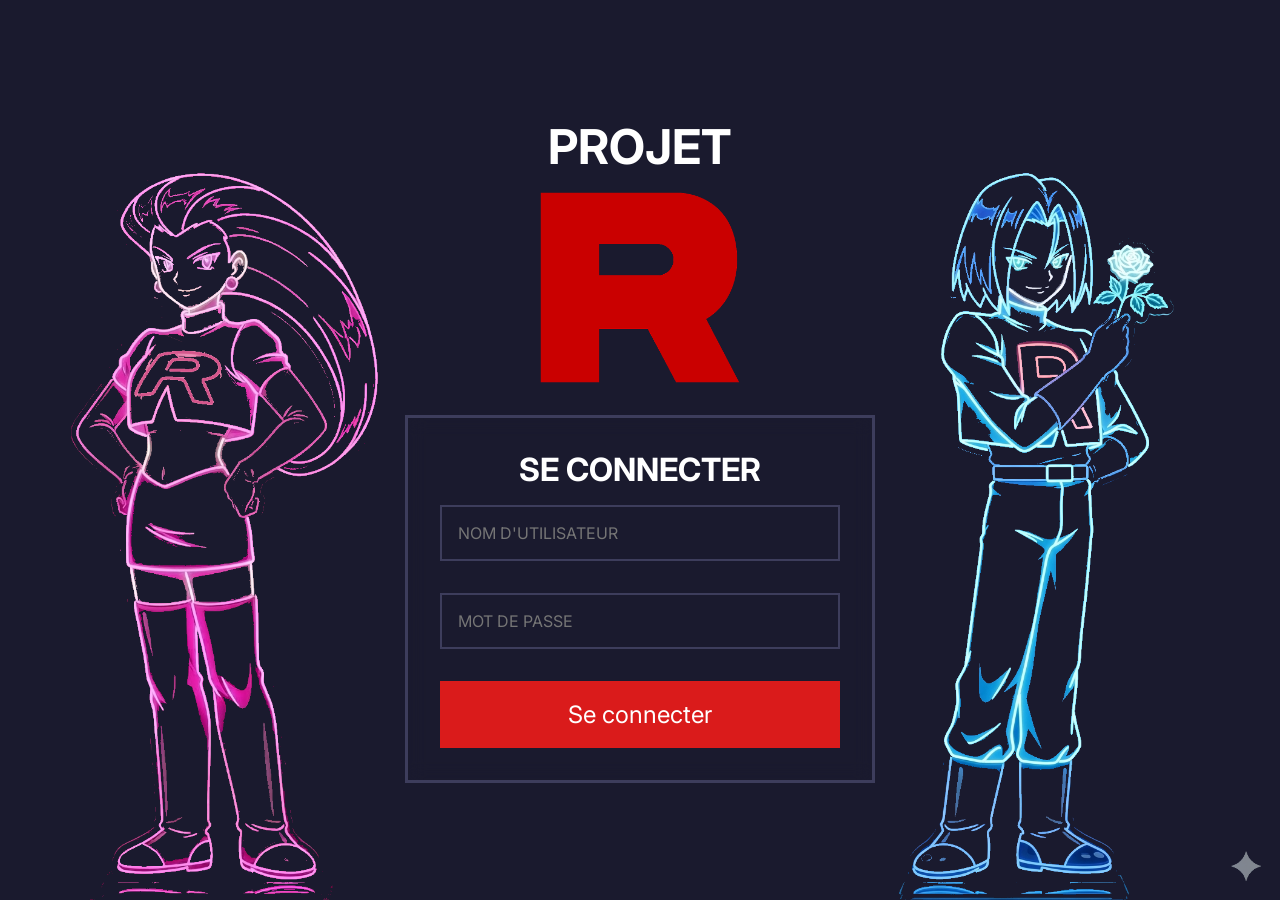
<file: login.html>
<!DOCTYPE html>
<html lang="fr">
<head>
    <meta charset="UTF-8">
    <meta name="viewport" content="width=device-width, initial-scale=1.0">
    <title>Connexion - Projet R</title>
    <link rel="stylesheet" href="./static/styles/styles.css ">
    <link rel="stylesheet" href="./static/styles/login.css">
</head>
<body>
    <div class="container">
        <h1 class="title">PROJET</h1>
        <img src="./static/images/logo.png" alt="Logo du projet" class="logo">
        
        <div class="login-container">
            <h2>SE CONNECTER</h2>
            <form action="/" method="post">
                <input type="text" name="username" placeholder="Nom d'utilisateur">
                <input type="password" name="password" placeholder="Mot de passe">
                <a href="/">Se connecter</a>
            </form>
        </div>

        <div class="character-layer">
            <img src="./static/images/jessie-neon.png" alt="Personnage de Jessie" class="character">
            <img src="./static/images/james-neon.png" alt="Personnage de James" class="character">
        </div>
    </div>

    
</body>
</html>
</file>
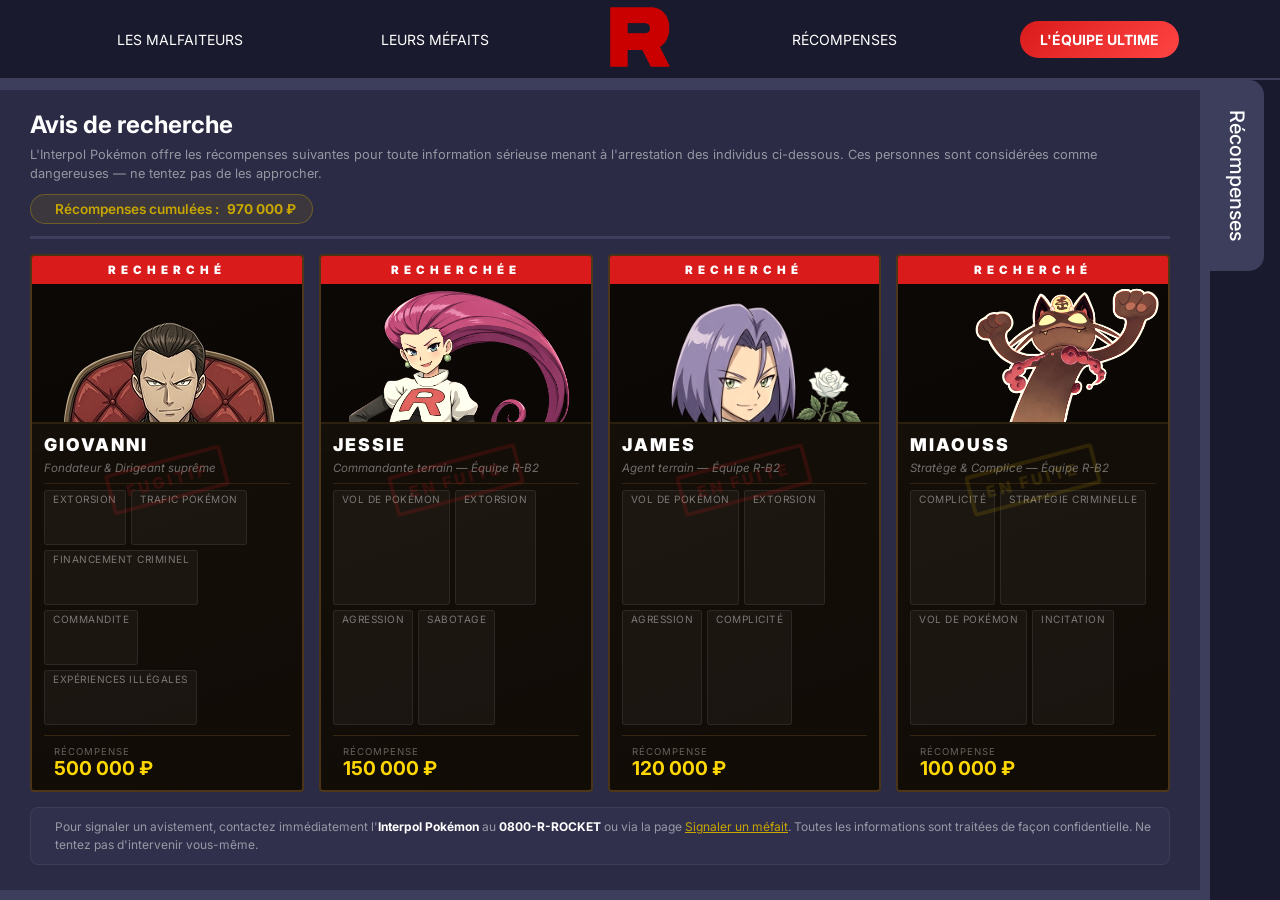
<file: recompenses.html>
<!DOCTYPE html>
<html lang="fr">
    <head>
        <meta charset="UTF-8">
        <meta name="viewport" content="width=device-width, initial-scale=1.0">
        <title>Récompenses - Projet R</title>
        <link rel="stylesheet" href="./static/styles/styles.css">
        <link rel="stylesheet" href="./static/styles/header.css">
        <link rel="stylesheet" href="./static/styles/recompenses.css">
        <link href="https://cdn.boxicons.com/3.0.8/fonts/basic/boxicons.min.css" rel="stylesheet">
    </head>
    <body>
        <div class="header">
            <nav>
                <div class="nav-left">
                    <div class="dropdown">
                        <div class="dropdown-toggle">
                            Les malfaiteurs
                            <i class="bx bx-chevron-down"></i>
                        </div>
                        <ul>
                            <li><a href="./chef.html">Le chef</a></li>
                            <li><a href="./sous-fifres.html">Les sous-fifres</a></li>
                        </ul>
                    </div>
                    <div class="dropdown">
                        <div class="dropdown-toggle">
                            Leurs méfaits
                            <i class="bx bx-chevron-down"></i>
                        </div>
                        <ul>
                            <li><a href="./journal.html">Journal</a></li>
                            <li><a href="./signaler-mefait.html">Signaler un méfait</a></li>
                            <li><a href="./carte-kanto.html">Carte de Kanto</a></li>
                        </ul>
                    </div>
                </div>
                <a href="/" class="nav-logo">
                    <img src="./static/images/logo.png" alt="Logo" class="logo">
                </a>
                <div class="nav-right">
                    <a href="./recompenses.html" class="nav-btn">Récompenses</a>
                    <a href="./equipe-ultime.html" class="nav-btn nav-cta">L'équipe ultime</a>
                </div>
            </nav>
        </div>

        <main>
            <div class="recompenses-wrapper">
                <div class="title">
                    <h1>Récompenses</h1>
                </div>
                <section class="recompenses-container">

                    <div class="section-header">
                        <h2>Avis de recherche</h2>
                        <p>L'Interpol Pokémon offre les récompenses suivantes pour toute information sérieuse menant à l'arrestation des individus ci-dessous. Ces personnes sont considérées comme dangereuses — ne tentez pas de les approcher.</p>
                        <div class="total-bounty">
                            <i class="bx bxs-coin"></i>
                            Récompenses cumulées : <strong>970 000 ₽</strong>
                        </div>
                    </div>

                    <!-- ══ GRILLE DES AFFICHES ════════════════════ -->
                    <div class="posters-grid">

                        <!-- Giovanni -->
                        <div class="wanted-poster">
                            <div class="poster-header">Recherché</div>
                            <div class="poster-image">
                                <img src="./static/images/giovanni.png" alt="Giovanni">
                            </div>
                            <div class="poster-body">
                                <h3 class="poster-name">Giovanni</h3>
                                <p class="poster-role">Fondateur & Dirigeant suprême</p>
                                <div class="poster-crimes">
                                    <span class="crime-tag">Extorsion</span>
                                    <span class="crime-tag">Trafic Pokémon</span>
                                    <span class="crime-tag">Financement criminel</span>
                                    <span class="crime-tag">Commandite</span>
                                    <span class="crime-tag">Expériences illégales</span>
                                </div>
                                <div class="poster-bounty">
                                    <i class="bx bxs-coin"></i>
                                    <div class="bounty-info">
                                        <span class="bounty-label">Récompense</span>
                                        <span class="bounty-amount">500 000 ₽</span>
                                    </div>
                                </div>
                            </div>
                            <div class="poster-stamp stamp-red">Fugitif</div>
                        </div>

                        <!-- Jessie -->
                        <div class="wanted-poster">
                            <div class="poster-header">Recherchée</div>
                            <div class="poster-image">
                                <img src="./static/images/cards/jessie.png" alt="Jessie">
                            </div>
                            <div class="poster-body">
                                <h3 class="poster-name">Jessie</h3>
                                <p class="poster-role">Commandante terrain — Équipe R-B2</p>
                                <div class="poster-crimes">
                                    <span class="crime-tag">Vol de Pokémon</span>
                                    <span class="crime-tag">Extorsion</span>
                                    <span class="crime-tag">Agression</span>
                                    <span class="crime-tag">Sabotage</span>
                                </div>
                                <div class="poster-bounty">
                                    <i class="bx bxs-coin"></i>
                                    <div class="bounty-info">
                                        <span class="bounty-label">Récompense</span>
                                        <span class="bounty-amount">150 000 ₽</span>
                                    </div>
                                </div>
                            </div>
                            <div class="poster-stamp stamp-red">En fuite</div>
                        </div>

                        <!-- James -->
                        <div class="wanted-poster">
                            <div class="poster-header">Recherché</div>
                            <div class="poster-image">
                                <img src="./static/images/cards/james.png" alt="James">
                            </div>
                            <div class="poster-body">
                                <h3 class="poster-name">James</h3>
                                <p class="poster-role">Agent terrain — Équipe R-B2</p>
                                <div class="poster-crimes">
                                    <span class="crime-tag">Vol de Pokémon</span>
                                    <span class="crime-tag">Extorsion</span>
                                    <span class="crime-tag">Agression</span>
                                    <span class="crime-tag">Complicité</span>
                                </div>
                                <div class="poster-bounty">
                                    <i class="bx bxs-coin"></i>
                                    <div class="bounty-info">
                                        <span class="bounty-label">Récompense</span>
                                        <span class="bounty-amount">120 000 ₽</span>
                                    </div>
                                </div>
                            </div>
                            <div class="poster-stamp stamp-red">En fuite</div>
                        </div>

                        <!-- Miaouss -->
                        <div class="wanted-poster">
                            <div class="poster-header">Recherché</div>
                            <div class="poster-image">
                                <img src="./static/images/cards/miaouss.png" alt="Miaouss">
                            </div>
                            <div class="poster-body">
                                <h3 class="poster-name">Miaouss</h3>
                                <p class="poster-role">Stratège & Complice — Équipe R-B2</p>
                                <div class="poster-crimes">
                                    <span class="crime-tag">Complicité</span>
                                    <span class="crime-tag">Stratégie criminelle</span>
                                    <span class="crime-tag">Vol de Pokémon</span>
                                    <span class="crime-tag">Incitation</span>
                                </div>
                                <div class="poster-bounty">
                                    <i class="bx bxs-coin"></i>
                                    <div class="bounty-info">
                                        <span class="bounty-label">Récompense</span>
                                        <span class="bounty-amount">100 000 ₽</span>
                                    </div>
                                </div>
                            </div>
                            <div class="poster-stamp stamp-gold">En fuite</div>
                        </div>

                    </div>
                    <!-- ══ FIN GRILLE ════════════════════════════ -->

                    <div class="contact-note">
                        <i class="bx bx-phone-call"></i>
                        <span>Pour signaler un avistement, contactez immédiatement l'<strong>Interpol Pokémon</strong> au <strong>0800-R-ROCKET</strong> ou via la page <a href="./signaler-mefait.html" style="color: var(--third-color);">Signaler un méfait</a>. Toutes les informations sont traitées de façon confidentielle. Ne tentez pas d'intervenir vous-même.</span>
                    </div>

                </section>
            </div>
        </main>
    </body>
</html>
</file>
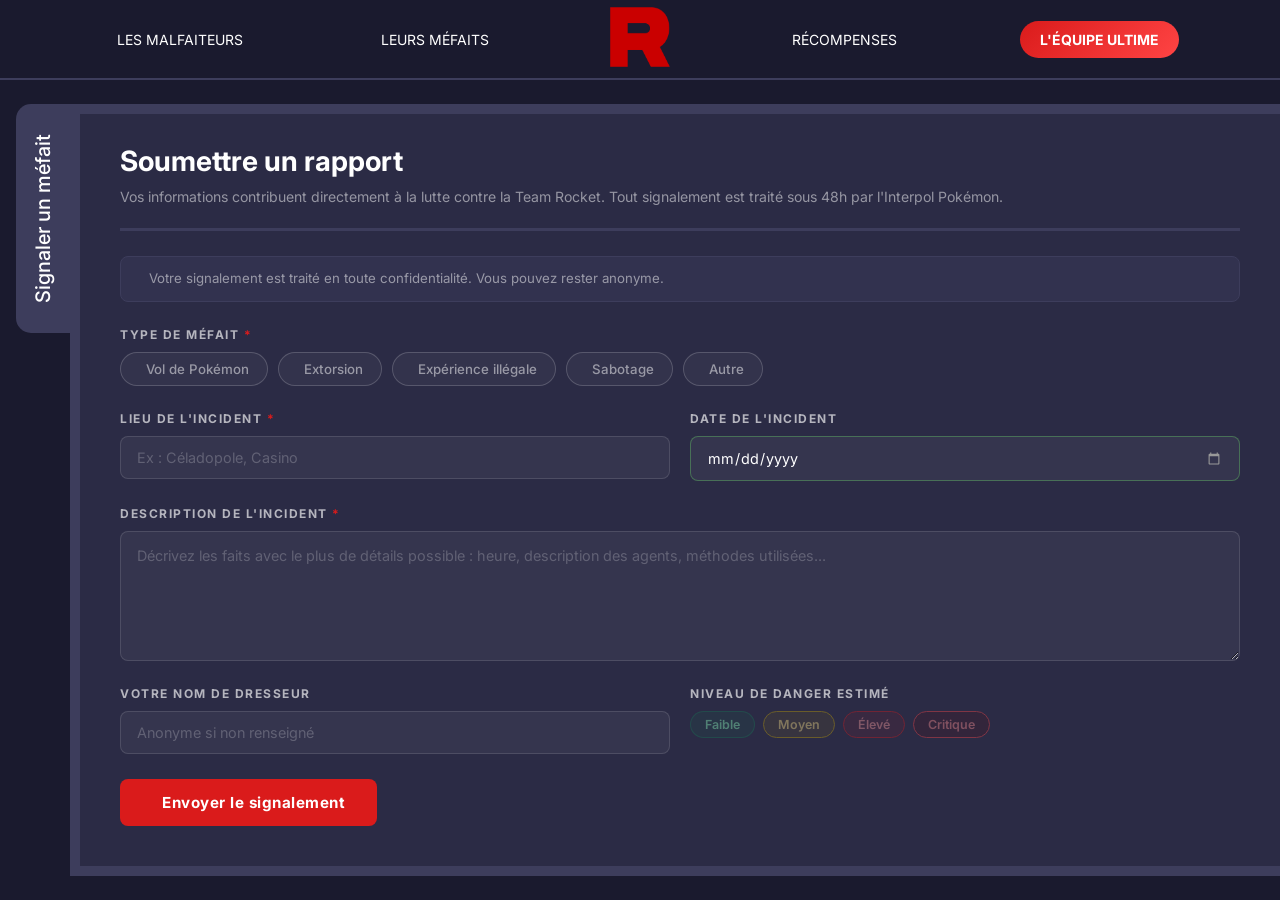
<file: signaler-mefait.html>
<!DOCTYPE html>
<html lang="fr">
    <head>
        <meta charset="UTF-8">
        <meta name="viewport" content="width=device-width, initial-scale=1.0">
        <title>Signaler un méfait - Projet R</title>
        <link rel="stylesheet" href="./static/styles/styles.css">
        <link rel="stylesheet" href="./static/styles/header.css">
        <link rel="stylesheet" href="./static/styles/signaler-mefait.css">
        <link href="https://cdn.boxicons.com/3.0.8/fonts/basic/boxicons.min.css" rel="stylesheet">
    </head>
    <body>
        <div class="header">
            <nav>
                <div class="nav-left">
                    <div class="dropdown">
                        <div class="dropdown-toggle">
                            Les malfaiteurs
                            <i class="bx bx-chevron-down"></i>
                        </div>
                        <ul>
                            <li><a href="./chef.html">Le chef</a></li>
                            <li><a href="./sous-fifres.html">Les sous-fifres</a></li>
                        </ul>
                    </div>
                    <div class="dropdown">
                        <div class="dropdown-toggle">
                            Leurs méfaits
                            <i class="bx bx-chevron-down"></i>
                        </div>
                        <ul>
                            <li><a href="./journal.html">Journal</a></li>
                            <li><a href="./signaler-mefait.html">Signaler un méfait</a></li>
                            <li><a href="./carte-kanto.html">Carte de Kanto</a></li>
                        </ul>
                    </div>
                </div>
                <a href="/" class="nav-logo">
                    <img src="./static/images/logo.png" alt="Logo" class="logo">
                </a>
                <div class="nav-right">
                    <a href="./recompenses.html" class="nav-btn">Récompenses</a>
                    <a href="./equipe-ultime.html" class="nav-btn nav-cta">L'équipe ultime</a>
                </div>
            </nav>
        </div>

        <main>
            <div class="report-wrapper" id="report-top">
                <div class="title">
                    <h1>Signaler un méfait</h1>
                </div>
                <section class="report-container">

                    <!-- ══ FORMULAIRE ═══════════════════════════════ -->
                    <div class="form-section">

                        <div class="form-header">
                            <h2>Soumettre un rapport</h2>
                            <p>Vos informations contribuent directement à la lutte contre la Team Rocket. Tout signalement est traité sous 48h par l'Interpol Pokémon.</p>
                        </div>

                        <div class="form-notice">
                            <i class="bx bx-shield-quarter"></i>
                            <span>Votre signalement est traité en toute confidentialité. Vous pouvez rester anonyme.</span>
                        </div>

                        <!-- Type de méfait -->
                        <div class="form-group">
                            <label class="group-label">Type de méfait <span class="required">*</span></label>
                            <div class="type-options">
                                <input type="radio" name="type" id="type-vol">
                                <label for="type-vol"><i class="bx bx-package"></i> Vol de Pokémon</label>

                                <input type="radio" name="type" id="type-extorsion">
                                <label for="type-extorsion"><i class="bx bx-coin"></i> Extorsion</label>

                                <input type="radio" name="type" id="type-experience">
                                <label for="type-experience"><i class="bx bx-dna"></i> Expérience illégale</label>

                                <input type="radio" name="type" id="type-sabotage">
                                <label for="type-sabotage"><i class="bx bx-wrench"></i> Sabotage</label>

                                <input type="radio" name="type" id="type-autre">
                                <label for="type-autre"><i class="bx bx-question-mark"></i> Autre</label>
                            </div>
                        </div>

                        <!-- Lieu + Date -->
                        <div class="form-row">
                            <div class="form-group">
                                <label for="lieu" class="group-label">Lieu de l'incident <span class="required">*</span></label>
                                <input type="text" id="lieu" name="lieu" class="form-input" placeholder="Ex : Céladopole, Casino" required>
                            </div>
                            <div class="form-group">
                                <label for="date" class="group-label">Date de l'incident</label>
                                <input type="date" id="date" name="date" class="form-input">
                            </div>
                        </div>

                        <!-- Description -->
                        <div class="form-group">
                            <label for="description" class="group-label">Description de l'incident <span class="required">*</span></label>
                            <textarea id="description" name="description" class="form-input form-textarea" placeholder="Décrivez les faits avec le plus de détails possible : heure, description des agents, méthodes utilisées..." required></textarea>
                        </div>

                        <!-- Dresseur + Niveau de danger -->
                        <div class="form-row">
                            <div class="form-group">
                                <label for="dresseur" class="group-label">Votre nom de dresseur</label>
                                <input type="text" id="dresseur" name="dresseur" class="form-input" placeholder="Anonyme si non renseigné">
                            </div>
                            <div class="form-group">
                                <label class="group-label">Niveau de danger estimé</label>
                                <div class="danger-options">
                                    <input type="radio" name="danger" id="d-faible">
                                    <label for="d-faible" class="danger-label danger-faible">Faible</label>

                                    <input type="radio" name="danger" id="d-moyen">
                                    <label for="d-moyen" class="danger-label danger-moyen">Moyen</label>

                                    <input type="radio" name="danger" id="d-eleve">
                                    <label for="d-eleve" class="danger-label danger-eleve">Élevé</label>

                                    <input type="radio" name="danger" id="d-critique">
                                    <label for="d-critique" class="danger-label danger-critique">Critique</label>
                                </div>
                            </div>
                        </div>

                        <!-- Bouton d'envoi -->
                        <a href="#success" class="submit-btn">
                            <i class="bx bx-send"></i>
                            Envoyer le signalement
                        </a>

                    </div>

                    <!-- ══ ÉCRAN SUCCÈS ═══════════════════════════════ -->
                    <div class="success-screen" id="success">
                        <div class="success-icon">
                            <i class="bx bx-check-circle"></i>
                        </div>
                        <h2>Signalement transmis !</h2>
                        <p>Votre rapport a été enregistré et transmis aux équipes de l'Interpol Pokémon. Nous vous remercions de votre coopération dans la lutte contre la Team Rocket.</p>
                        <div class="success-ref">
                            <span>Référence :</span>
                            <strong>RPT-2024-0892</strong>
                        </div>
                        <a href="#report-top" class="success-back">
                            <i class="bx bx-refresh"></i> Soumettre un nouveau signalement
                        </a>
                    </div>

                </section>
            </div>
        </main>
    </body>
</html>
</file>
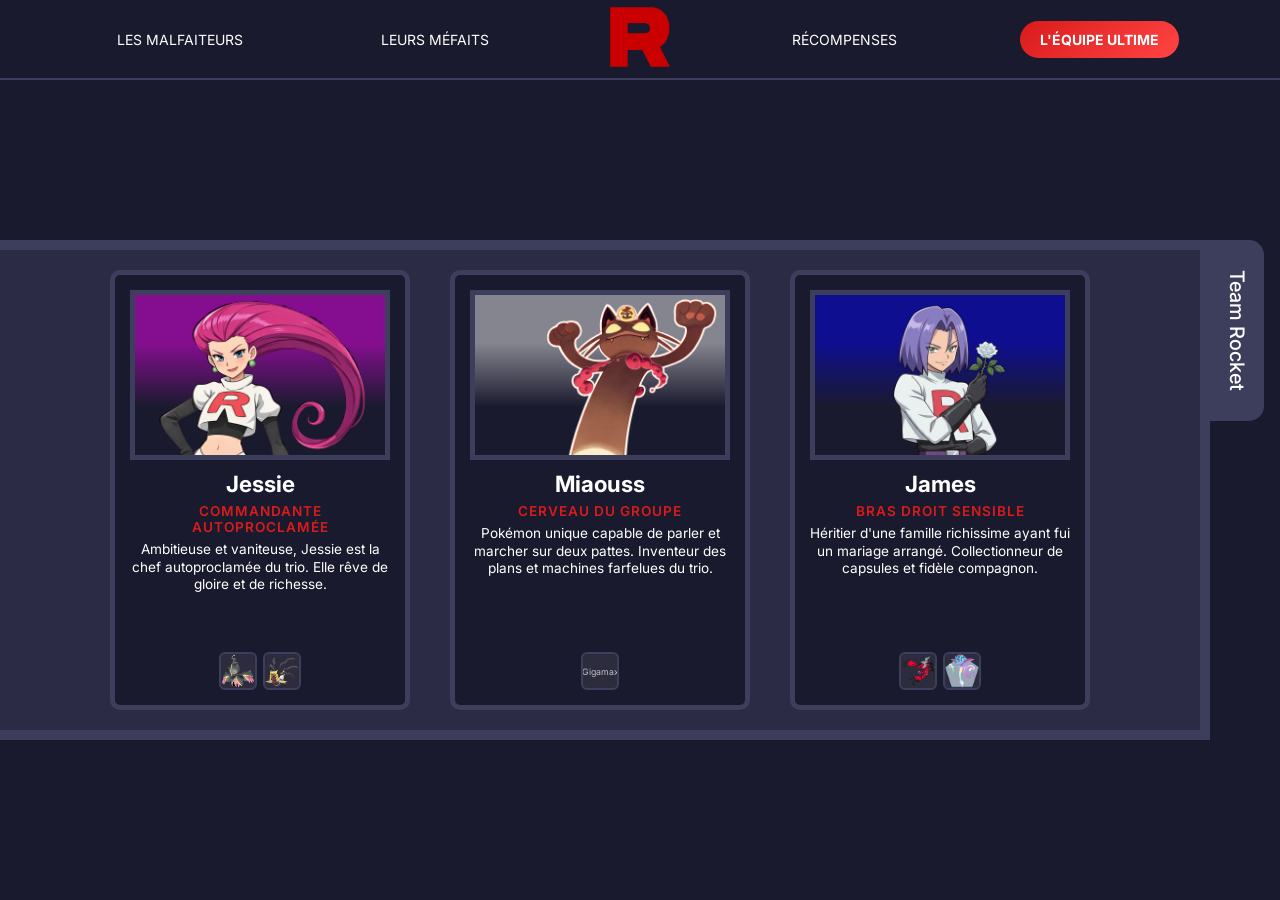
<file: sous-fifres.html>
<!DOCTYPE html>
<html lang="fr">
    <head>
        <meta charset="UTF-8">
        <meta name="viewport" content="width=device-width, initial-scale=1.0">
        <title>Accueil - Projet R</title>
        <link rel="stylesheet" href="./static/styles/styles.css">
        <link rel="stylesheet" href="./static/styles/header.css">
        <link rel="stylesheet" href="./static/styles/sous-fifres.css">
        <link href="https://cdn.boxicons.com/3.0.8/fonts/basic/boxicons.min.css" rel="stylesheet">
    </head>
    <body>
        <div class="header">
            <nav>
                <div class="nav-left">
                    <div class="dropdown">
                        <div class="dropdown-toggle">
                            Les malfaiteurs
                            <i class="bx bx-chevron-down"></i>
                        </div>
                        <ul>
                            <li><a href="./chef.html">Le chef</a></li>
                            <li><a href="./sous-fifres.html">Les sous-fifres</a></li>
                        </ul>
                    </div>
                    <div class="dropdown">
                        <div class="dropdown-toggle">
                            Leurs méfaits
                            <i class="bx bx-chevron-down"></i>
                        </div>
                        <ul>
                            <li><a href="./journal.html">Journal</a></li>
                            <li><a href="./signaler-mefait.html">Signaler un méfait</a></li>
                            <li><a href="./carte-kanto.html">Carte de Kanto</a></li>
                        </ul>
                    </div>
                </div>
                <a href="/" class="nav-logo">
                    <img src="./static/images/logo.png" alt="Logo" class="logo">
                </a>
                <div class="nav-right">
                    <a href="./recompenses.html" class="nav-btn">Récompenses</a>
                    <a href="./equipe-ultime.html" class="nav-btn nav-cta">L'équipe ultime</a>
                </div>
            </nav>
        </div>

        <main>
            <div class="characters-wrapper">
                <div class="title">
                    <h1>Team Rocket</h1>
                </div>
                <section class="characters-container">
                    <div class="characters-cards">
                        <div class="card" tabindex="0">
                            <div class="card-image" style="--card-bg:#ff00ff77">
                                <img 
                                    src="./static/images/cards/jessie.png" 
                                    alt="Jessie"
                                    style="width:100%"
                                >
                            </div>
                            <div class="content">
                                <h2>Jessie</h2>
                                <span class="role">Commandante autoproclamée</span>
                                <p class="apercu">Ambitieuse et vaniteuse, Jessie est la chef autoproclamée du trio. Elle rêve de gloire et de richesse.</p>
                                <div class="pokemons-preview">
                                    <div class="pokemon-mini">
                                        <img src="./static/images/pokemons/enemy/branette.png" alt="Branette">
                                    </div>
                                    <div class="pokemon-mini">
                                        <img src="./static/images/pokemons/enemy/giratina.png" alt="Giratina">
                                    </div>
                                </div>
                                <div class="details">
                                    <blockquote class="citation">
                                        <i class="bx bxs-quote-left"></i>
                                        "Nous sommes de retour pour vous jouer un mauvais tour !"
                                    </blockquote>
                                    <div class="tags">
                                        <span class="tag">Ambitieuse</span>
                                        <span class="tag">Colérique</span>
                                        <span class="tag">Loyale</span>
                                        <span class="tag">Coordinatrice</span>
                                    </div>
                                    <p>Ancienne candidate ratée de l'école d'infirmières Pokémon, Jessie a rejoint la Team Rocket pour prouver sa valeur. Bien qu'elle se proclame chef du trio, elle a dû céder du terrain à Miaouss depuis sa forme Gigamax. Elle reste néanmoins redoutable en combat et a participé à plusieurs concours Pokémon sous le pseudonyme de Jessilina.</p>
                                    <div class="stats-grid">
                                        <div class="stat-bar">
                                            <span class="stat-label">Combat</span>
                                            <div class="bar"><div class="fill" style="width: 75%"></div></div>
                                        </div>
                                        <div class="stat-bar">
                                            <span class="stat-label">Stratégie</span>
                                            <div class="bar"><div class="fill" style="width: 40%"></div></div>
                                        </div>
                                        <div class="stat-bar">
                                            <span class="stat-label">Charisme</span>
                                            <div class="bar"><div class="fill" style="width: 85%"></div></div>
                                        </div>
                                    </div>
                                    <div class="infos">
                                        <div class="info">
                                            <i class="bx bx-target-lock"></i>
                                            <span><strong>Objectif :</strong> Gloire et richesse</span>
                                        </div>
                                        <div class="info">
                                            <i class="bx bx-user"></i>
                                            <span><strong>Alias :</strong> Jessilina (concours)</span>
                                        </div>
                                        <div class="info">
                                            <i class="bx bx-star"></i>
                                            <span><strong>Spécialité :</strong> Déguisements & Combat</span>
                                        </div>
                                        <div class="info">
                                            <i class="bx bx-rocket"></i>
                                            <span><strong>Envols :</strong> 1 247 fois</span>
                                        </div>
                                    </div>
                                    <div class="pokemons">
                                        <div class="pokemon-card">
                                            <img src="./static/images/pokemons/enemy/branette.png" alt="Branette">
                                        </div>
                                        <div class="pokemon-card">
                                            <img src="./static/images/pokemons/enemy/giratina.png" alt="Giratina">
                                        </div>
                                    </div>
                                </div>
                            </div>
                        </div>
                        <div class="card" tabindex="0" style="--card-bg:#ffffff77">
                            <div class="card-image">
                                <img 
                                    src="./static/images/cards/miaouss.png" 
                                    alt="Miaouss"
                                    style="width:100%"
                                >
                            </div>
                            <div class="content">
                                <h2>Miaouss</h2>
                                <span class="role">Cerveau du groupe</span>
                                <p class="apercu">Pokémon unique capable de parler et marcher sur deux pattes. Inventeur des plans et machines farfelues du trio.</p>
                                <div class="pokemons-preview">
                                    <div class="pokemon-mini">
                                        <span>Gigamax</span>
                                    </div>
                                </div>
                                <div class="details">
                                    <blockquote class="citation">
                                        <i class="bx bxs-quote-left"></i>
                                        "Miaouss, oui la voilà !"
                                    </blockquote>
                                    <div class="tags">
                                        <span class="tag">Intelligent</span>
                                        <span class="tag">Inventeur</span>
                                        <span class="tag">Bavard</span>
                                        <span class="tag">Gigamax</span>
                                    </div>
                                    <p>Miaouss a appris le langage humain par amour pour une Miaouss femelle, mais fut cruellement rejeté. Cerveau du groupe, il conçoit les machines farfelues du trio. Depuis l'obtention de sa forme Gigamax, il a pris l'ascendant sur Jessie et James, devenant le véritable chef de terrain. Seul Giovanni reste au-dessus de lui dans la hiérarchie.</p>
                                    <div class="stats-grid">
                                        <div class="stat-bar">
                                            <span class="stat-label">Combat</span>
                                            <div class="bar"><div class="fill" style="width: 35%"></div></div>
                                        </div>
                                        <div class="stat-bar">
                                            <span class="stat-label">Stratégie</span>
                                            <div class="bar"><div class="fill" style="width: 95%"></div></div>
                                        </div>
                                        <div class="stat-bar">
                                            <span class="stat-label">Charisme</span>
                                            <div class="bar"><div class="fill" style="width: 70%"></div></div>
                                        </div>
                                    </div>
                                    <div class="infos">
                                        <div class="info">
                                            <i class="bx bx-target-lock"></i>
                                            <span><strong>Objectif :</strong> Devenir le favori du Boss</span>
                                        </div>
                                        <div class="info">
                                            <i class="bx bx-crown"></i>
                                            <span><strong>Statut :</strong> Leader de terrain (Gigamax)</span>
                                        </div>
                                        <div class="info">
                                            <i class="bx bx-wrench"></i>
                                            <span><strong>Inventions :</strong> 342 machines</span>
                                        </div>
                                        <div class="info">
                                            <i class="bx bx-rocket"></i>
                                            <span><strong>Envols :</strong> 1 247 fois</span>
                                        </div>
                                    </div>
                                    <div class="pokemons">
                                        <div class="pokemon-card">
                                            <span>Lui-même !</span>
                                        </div>
                                    </div>
                                </div>
                            </div>
                        </div>
                        <div class="card" tabindex="0">
                            <div class="card-image" style="--card-bg:#0000ff77">
                                <img 
                                    src="./static/images/cards/james.png" 
                                    alt="James"
                                    style="width:60%"
                                >
                            </div>
                            <div class="content">
                                <h2>James</h2>
                                <span class="role">Bras droit sensible</span>
                                <p class="apercu">Héritier d'une famille richissime ayant fui un mariage arrangé. Collectionneur de capsules et fidèle compagnon.</p>
                                <div class="pokemons-preview">
                                    <div class="pokemon-mini">
                                        <img src="./static/images/pokemons/enemy/yveltal.png" alt="Yveltal">
                                    </div>
                                    <div class="pokemon-mini">
                                        <img src="./static/images/pokemons/enemy/sepiatroce.png" alt="Sepiatroce">
                                    </div>
                                </div>
                                <div class="details">
                                    <blockquote class="citation">
                                        <i class="bx bxs-quote-left"></i>
                                        "Je veux juste être libre et heureux avec mes amis..."
                                    </blockquote>
                                    <div class="tags">
                                        <span class="tag">Sensible</span>
                                        <span class="tag">Loyal</span>
                                        <span class="tag">Aristocrate</span>
                                        <span class="tag">Collectionneur</span>
                                    </div>
                                    <p>Héritier d'une fortune colossale, James a fui sa famille pour échapper à un mariage arrangé avec Jessiebelle. Il suit Jessie et Miaouss par amitié, même s'il accepte désormais les ordres de Miaouss Gigamax. Ses Pokémon l'adorent, notamment son Cacnea qui l'étreint avec ses épines à chaque occasion.</p>
                                    <div class="stats-grid">
                                        <div class="stat-bar">
                                            <span class="stat-label">Combat</span>
                                            <div class="bar"><div class="fill" style="width: 50%"></div></div>
                                        </div>
                                        <div class="stat-bar">
                                            <span class="stat-label">Stratégie</span>
                                            <div class="bar"><div class="fill" style="width: 45%"></div></div>
                                        </div>
                                        <div class="stat-bar">
                                            <span class="stat-label">Charisme</span>
                                            <div class="bar"><div class="fill" style="width: 80%"></div></div>
                                        </div>
                                    </div>
                                    <div class="infos">
                                        <div class="info">
                                            <i class="bx bx-target-lock"></i>
                                            <span><strong>Objectif :</strong> Vivre libre</span>
                                        </div>
                                        <div class="info">
                                            <i class="bx bx-home"></i>
                                            <span><strong>Origine :</strong> Famille Morgan</span>
                                        </div>
                                        <div class="info">
                                            <i class="bx bx-collection"></i>
                                            <span><strong>Collection :</strong> 9 Pokemon</span>
                                        </div>
                                        <div class="info">
                                            <i class="bx bx-rocket"></i>
                                            <span><strong>Envols :</strong> 1 247 fois</span>
                                        </div>
                                    </div>
                                    <div class="pokemons">
                                        <div class="pokemon-card">
                                            <img src="./static/images/pokemons/enemy/yveltal.png" alt="Yveltal">
                                        </div>
                                        <div class="pokemon-card">
                                            <img src="./static/images/pokemons/enemy/sepiatroce.png" alt="Sepiatroce">
                                        </div>
                                    </div>
                                </div>
                            </div>
                        </div>
                    </div>
                </section>
            </div>
        </main>
    </body>
</html>
</file>
<file: static/styles/styles.css>
@import url('https://fonts.googleapis.com/css2?family=Inter:wght@400;700&display=swap');

:root {
    --primary-color: #3D3D5C;
    --secondary-color: #DA1B1B;
    --third-color: #C8A600;
    --background-color: #1A1A2E;
    --text-color: white;
    
}

* {
    padding: 0;
    margin: 0;
    box-sizing: border-box;
    font-family: "Inter", sans-serif;
}

body {
    background-color: var(--background-color);
    color: var(--text-color);
    overflow-x: hidden;
}
</file>
<file: static/styles/header.css>
.header {
    background: var(--background-color);
    position: fixed;
    top: 0;
    left: 0;
    height: 80px;
    color: var(--text-color);
    border-bottom: 2px solid var(--primary-color);
    width: 100%;
    z-index: 1000;
}

.header nav {
    height: 100%;
    width: 100%;
    display: flex;
    justify-content: space-between;
    align-items: center;
    padding: 0 50px;
    gap: 50px;
}

.dropdown {
    height: 100%;
    position: relative;
}

.dropdown-toggle {
    cursor: pointer;
    display: flex;
    align-items: center;
    height: 100%;
}

.dropdown-toggle i {
    margin-left: 5px;
    font-size: 20px;
}

.dropdown ul {
    position: absolute;
    top: 100%;
    left: 0;
    width: 100%;
    background-color: var(--background-color);
    list-style: none;
    display: none;
    border: 2px solid var(--primary-color);
    text-align: center;
}

.dropdown:hover ul {
    display: block;
}

.dropdown ul li {
    border-bottom: 2px solid var(--primary-color);
}

.dropdown ul li:last-child {
    border-bottom: none;
}

.dropdown ul li a {
    
    padding: 10px 20px;
    width: 100%;
    height: 100%;
    display: flex;
    justify-content: center;
    align-items: center;
    text-decoration: none;
    color: var(--text-color);
}

.nav-left,
.nav-right {
    height : 100%;
    display: flex;
    align-items: center;
    justify-content: space-around;
    flex: 1;
}

.nav-logo .logo {
    width: 60px;
    height: 60px;
}

.nav-btn {
    position: relative;
    text-decoration: none;
    margin-left: 20px;
}

.dropdown-toggle,
.nav-btn,
.dropdown ul li a {
    font-size: 14px;
    font-weight: 400;
    text-transform: uppercase;
    color: var(--text-color);
    letter-spacing: 6%;
}

.dropdown ul li:hover {
    background-color: var(--primary-color);
}

.nav-right a::before {
    content: "";
    position: absolute;
    bottom: -4px;
    right: 0;
    width: 0;
    height: 1px;
    background-color: var(--text-color);
    transition: width 0.3s ease;
    transform-origin: left;
}

.nav-right a:hover::before {
    width: 100%;
    left: 0;
    transform: right;
}

/* CTA Button */
.nav-btn.nav-cta {
    background: linear-gradient(135deg, var(--secondary-color) 0%, #ff4444 100%);
    padding: 10px 20px;
    border-radius: 25px;
    color: white;
    font-weight: 700;
    transition: all 0.3s ease;
    animation: ctaGlow 2s ease-in-out infinite;
}

.nav-btn.nav-cta::before {
    display: none;
}

.nav-btn.nav-cta:hover {
    transform: scale(1.05);
    box-shadow: 0 5px 25px rgba(218, 27, 27, 0.5);
}

@keyframes ctaGlow {
    0%, 100% { box-shadow: 0 0 10px rgba(218, 27, 27, 0.3); }
    50% { box-shadow: 0 0 20px rgba(218, 27, 27, 0.6); }
}

/* ── Responsive ─────────────────────────────────── */

@media (max-width: 900px) {
    .header nav {
        padding: 0 20px;
        gap: 20px;
    }

    .dropdown-toggle,
    .nav-btn,
    .dropdown ul li a {
        font-size: 12px;
        letter-spacing: 1px;
    }

    .nav-logo .logo {
        width: 50px;
        height: 50px;
    }

    .nav-btn {
        margin-left: 10px;
    }
}

@media (max-width: 700px) {
    .header {
        height: 60px;
    }

    .header nav {
        padding: 0 15px;
        gap: 10px;
    }

    .dropdown-toggle,
    .nav-btn,
    .dropdown ul li a {
        font-size: 10px;
        letter-spacing: 0.5px;
    }

    .nav-logo .logo {
        width: 40px;
        height: 40px;
    }

    .dropdown-toggle i {
        font-size: 14px;
    }

    .nav-btn {
        margin-left: 5px;
    }
}

@media (max-width: 500px) {
    .nav-left,
    .nav-right {
        flex-direction: column;
        gap: 2px;
    }

    .dropdown-toggle,
    .nav-btn {
        font-size: 9px;
    }
}
</file>
<file: static/styles/index.css>
main {
    display: flex;
    flex-direction: column;
}

.hero {
    height: 100vh;
    padding: 20px;
    display: flex;
    justify-content: center;
    align-items: center;
}

.hero-content {
    width: 50%;
    padding: 20px;
}

.hero-content span.hero-tag {
    display: inline-block;
    background-color: var(--secondary-color);
    color: var(--text-color);
    padding: 5px 10px;
    border-radius: 5px;
    font-size: 14px;
    margin-bottom: 20px;
}

.hero-content h1 {
    font-size: 48px;
    margin-bottom: 20px;
}

.hero-content p {
    font-size: 18px;
    margin-bottom: 30px;
}

.hero-cta {
    display: inline-block;
    padding: 14px 28px;
    background-color: var(--secondary-color);
    color: var(--text-color);
    text-decoration: none;
    border-radius: 8px;
    font-weight: 700;
    font-size: 16px;
    transition: all 0.2s ease;
    animation: pulse 2s ease-in-out infinite;
}

.hero-cta:hover {
    background-color: #ff3333;
    transform: scale(1.05);
}

@keyframes pulse {
    0%, 100% { box-shadow: 0 0 5px rgba(218, 27, 27, 0.5); }
    50% { box-shadow: 0 0 20px rgba(218, 27, 27, 0.8); }
}

.hero-image {
    width: 50%;
    height: auto;
    border-radius: 10px;
    box-shadow: 0 4px 8px rgba(0, 0, 0, 0.2);
}

.hero-image img {
    width: 100%;
    height: auto;
    border-radius: 10px;
}

/* ── Alert Banner ─────────────────────────────── */
.alert-banner {
    display: flex;
    align-items: center;
    justify-content: center;
    gap: 12px;
    padding: 16px 30px;
    background-color: rgba(139, 0, 0, 0.4);
    border-top: 2px solid var(--secondary-color);
    border-bottom: 2px solid var(--secondary-color);
    animation: alertPulse 2s ease-in-out infinite;
}

.alert-banner i {
    color: var(--secondary-color);
    font-size: 24px;
    animation: shake 0.5s ease-in-out infinite;
}

.alert-banner span {
    color: var(--text-color);
    font-size: 14px;
}

@keyframes alertPulse {
    0%, 100% { background-color: rgba(139, 0, 0, 0.3); }
    50% { background-color: rgba(139, 0, 0, 0.5); }
}

@keyframes shake {
    0%, 100% { transform: rotate(0deg); }
    25% { transform: rotate(-5deg); }
    75% { transform: rotate(5deg); }
}

.knowledge {
    padding: 40px 20px;
    display: flex;
    flex-direction: column;
    align-items: center;
}

.knowledge h2 {
    font-size: 36px;
    margin-bottom: 20px;
}

.knowledge p {
    font-size: 18px;
    text-align: center;
    max-width: 600px;
}

.knowledge-cards {
    display: flex;
    justify-content: center;
    gap: 100px;
    margin-top: 30px;
}

.knowledge-cards .card {
    background-color: var(--primary-color);
    padding: 30px;
    width: 300px;
    border-radius: 10px;
    display: flex;
    flex-direction: column;
}

.knowledge-cards .card h3 {
    font-size: 20px;
    margin-bottom: 15px;
}

.knowledge-cards .card p {
    font-size: 14px;
    text-align: left;
    line-height: 1.5;
    flex: 1;
}

.knowledge-cards .card a {
    width: 100%;
    text-align: center;
    display: inline-block;
    margin-top: 20px;
    padding: 12px 20px;
    background-color: var(--third-color);
    color: var(--text-color);
    text-decoration: none;
    border-radius: 5px;
    font-weight: 600;
}

/* ── Threat Level Section ─────────────────────── */
.threat-level {
    padding: 50px 40px;
    background-color: rgba(139, 0, 0, 0.15);
    border-top: 2px solid var(--secondary-color);
    border-bottom: 2px solid var(--secondary-color);
}

.threat-header {
    display: flex;
    align-items: center;
    justify-content: center;
    gap: 20px;
    margin-bottom: 30px;
}

.threat-header h2 {
    font-size: 28px;
    color: var(--text-color);
    display: flex;
    align-items: center;
    gap: 10px;
    margin: 0;
}

.threat-header h2 i {
    color: var(--secondary-color);
}

.threat-badge {
    background-color: var(--secondary-color);
    color: var(--text-color);
    padding: 8px 20px;
    border-radius: 20px;
    font-weight: 700;
    font-size: 14px;
    letter-spacing: 2px;
    animation: pulseBadge 1.5s ease-in-out infinite;
}

@keyframes pulseBadge {
    0%, 100% { box-shadow: 0 0 5px rgba(218, 27, 27, 0.5); }
    50% { box-shadow: 0 0 20px rgba(218, 27, 27, 0.8); }
}

.threat-stats {
    display: flex;
    justify-content: center;
    gap: 40px;
    flex-wrap: wrap;
}

.stat-card {
    display: flex;
    flex-direction: column;
    align-items: center;
    gap: 8px;
    padding: 25px 35px;
    background-color: rgba(0, 0, 0, 0.3);
    border: 2px solid rgba(255, 255, 255, 0.1);
    border-radius: 12px;
    min-width: 150px;
}

.stat-card i {
    font-size: 32px;
    color: var(--secondary-color);
}

.stat-card .stat-number {
    font-size: 36px;
    font-weight: 700;
    color: var(--text-color);
}

.stat-card .stat-label {
    font-size: 12px;
    color: rgba(255, 255, 255, 0.6);
    text-transform: uppercase;
    letter-spacing: 1px;
    text-align: center;
}

/* ── Enemies Showcase Section ─────────────────── */
.enemies-showcase {
    padding: 60px 40px;
    text-align: center;
}

.enemies-showcase h2 {
    font-size: 32px;
    margin-bottom: 15px;
}

.enemies-showcase > p {
    font-size: 16px;
    color: rgba(255, 255, 255, 0.7);
    max-width: 600px;
    margin: 0 auto 40px auto;
}

.enemies-grid {
    display: flex;
    justify-content: center;
    gap: 20px;
    flex-wrap: wrap;
}

.enemy-card {
    width: 140px;
    background-color: rgba(255, 255, 255, 0.05);
    border: 2px solid rgba(255, 255, 255, 0.1);
    border-radius: 12px;
    padding: 15px;
    display: flex;
    flex-direction: column;
    align-items: center;
    gap: 12px;
    transition: all 0.3s ease;
}

.enemy-card:hover {
    transform: translateY(-5px);
    border-color: var(--secondary-color);
    background-color: rgba(218, 27, 27, 0.1);
}

.enemy-card.enemy-boss {
    border-color: var(--secondary-color);
    background-color: rgba(139, 0, 0, 0.2);
    animation: bossGlow 2s ease-in-out infinite;
}

@keyframes bossGlow {
    0%, 100% { box-shadow: 0 0 10px rgba(218, 27, 27, 0.3); }
    50% { box-shadow: 0 0 25px rgba(218, 27, 27, 0.6); }
}

.enemy-card img {
    width: 80px;
    height: 80px;
    object-fit: contain;
}

.enemy-info {
    display: flex;
    flex-direction: column;
    gap: 4px;
    text-align: center;
}

.enemy-name {
    font-size: 14px;
    font-weight: 700;
    color: var(--text-color);
}

.enemy-type {
    font-size: 10px;
    color: var(--secondary-color);
    text-transform: uppercase;
    letter-spacing: 0.5px;
}

.enemy-owner {
    font-size: 11px;
    color: rgba(255, 255, 255, 0.5);
}

/* ── Action Section ───────────────────────────── */
.action-section {
    padding: 60px 40px;
    background: linear-gradient(135deg, rgba(61, 61, 92, 0.5) 0%, rgba(30, 30, 50, 0.8) 100%);
    border-top: 3px solid var(--primary-color);
}

.action-content {
    max-width: 1000px;
    margin: 0 auto;
}

.action-content h2 {
    font-size: 28px;
    text-align: center;
    margin-bottom: 40px;
    display: flex;
    align-items: center;
    justify-content: center;
    gap: 12px;
}

.action-content h2 i {
    color: var(--third-color);
    font-size: 32px;
}

.action-grid {
    display: flex;
    justify-content: center;
    gap: 30px;
    flex-wrap: wrap;
}

.action-item {
    flex: 1;
    min-width: 250px;
    max-width: 300px;
    padding: 30px;
    background-color: rgba(255, 255, 255, 0.03);
    border: 2px solid rgba(255, 255, 255, 0.08);
    border-radius: 12px;
    text-align: center;
    transition: all 0.3s ease;
}

.action-item:hover {
    border-color: var(--third-color);
    transform: translateY(-3px);
}

.action-item i {
    font-size: 40px;
    color: var(--third-color);
    margin-bottom: 15px;
}

.action-item h3 {
    font-size: 20px;
    margin-bottom: 12px;
    color: var(--text-color);
}

.action-item p {
    font-size: 14px;
    color: rgba(255, 255, 255, 0.6);
    line-height: 1.5;
    margin-bottom: 20px;
}

.action-item a {
    display: inline-block;
    padding: 10px 20px;
    background-color: var(--third-color);
    color: var(--text-color);
    text-decoration: none;
    border-radius: 6px;
    font-weight: 600;
    font-size: 14px;
    transition: all 0.2s ease;
}

.action-item a:hover {
    background-color: #d4a017;
    transform: scale(1.05);
}

/* ── Responsive ───────────────────────────────── */
@media (max-width: 900px) {
    .hero {
        flex-direction: column;
        height: auto;
        padding-top: 100px;
    }
    .hero-content, .hero-image {
        width: 100%;
    }
    .threat-stats {
        gap: 20px;
    }
    .stat-card {
        min-width: 120px;
        padding: 20px 25px;
    }
    .enemies-grid {
        gap: 15px;
    }
    .enemy-card {
        width: 120px;
    }
}

@media (max-width: 600px) {
    .hero-content h1 {
        font-size: 32px;
    }
    .threat-header {
        flex-direction: column;
        gap: 15px;
    }
    .stat-card .stat-number {
        font-size: 28px;
    }
    .knowledge-cards {
        flex-direction: column;
        gap: 20px;
    }
    .knowledge-cards .card {
        width: 100%;
    }
}
</file>
<file: static/styles/carte-kanto.css>
main {
    padding-top: 80px;
    min-height: 100vh;
    width: 100%;
    display: flex;
    align-items: center;
    justify-content: flex-end;
}

.map-wrapper {
    position: relative;
    animation: slideRight 2s ease;
}

.title {
    position: absolute;
    top: 0;
    right: 100%;
    transform: rotate(-90deg) translateY(-100%);
    transform-origin: top right;
    border-radius: 15px 15px 0 0;
    background-color: var(--primary-color);
    padding: 15px 30px;
    white-space: nowrap;
}

.title h1 {
    color: var(--text-color);
    font-size: 20px;
    letter-spacing: 50%;
    font-weight: 500;
}

@keyframes slideRight {
    from { transform: translateX(100%); }
    to   { transform: translateX(0); }
}

/* ── Conteneur carte ─────────────────────────── */

.map-container {
    background-color: #0d0d1a;
    border: 10px solid var(--primary-color);
    border-right: 0;
    width: calc(100vw - 70px);
    height: calc(100vh - 80px);
    position: relative;
    overflow: hidden;
}

/* ── Image de fond ───────────────────────────── */

.map-bg {
    width: 100%;
    height: 100%;
    object-fit: cover;
    object-position: center center;
    opacity: 0.5;
    display: block;
}

.map-overlay {
    position: absolute;
    inset: 0;
    background:
        radial-gradient(ellipse at 50% 50%, rgba(26, 26, 46, 0.05) 30%, rgba(26, 26, 46, 0.55) 100%),
        repeating-linear-gradient(0deg,   transparent, transparent 59px, rgba(61, 61, 92, 0.12) 60px),
        repeating-linear-gradient(90deg,  transparent, transparent 59px, rgba(61, 61, 92, 0.12) 60px);
    pointer-events: none;
    z-index: 1;
}

/* ── Marqueurs ───────────────────────────────── */

.markers {
    position: absolute;
    inset: 0;
    z-index: 2;
}

.marker {
    position: absolute;
    transform: translate(-50%, -50%);
    cursor: default;
}

.marker-dot {
    width: 14px;
    height: 14px;
    border-radius: 50%;
    border: 2px solid rgba(255, 255, 255, 0.8);
    transition: transform 0.2s ease;
    position: relative;
    z-index: 1;
}

.marker:hover .marker-dot {
    transform: scale(1.5);
}

/* Couleurs */
.dot-red    { background-color: var(--secondary-color); }
.dot-gold   { background-color: var(--third-color); }
.dot-purple { background-color: #7B34A2; }
.dot-gray   { background-color: rgba(200, 200, 220, 0.4); border-color: rgba(255, 255, 255, 0.3); }

/* Pulsations (seulement sur les marker-dot) */
.marker-dot.dot-red    { animation: pulse-red    2.2s ease-out infinite; }
.marker-dot.dot-gold   { animation: pulse-gold   2.5s ease-out infinite; }
.marker-dot.dot-purple { animation: pulse-purple 2.8s ease-out infinite; }

@keyframes pulse-red {
    0%   { box-shadow: 0 0 0 0  rgba(218, 27, 27, 0.7); }
    70%  { box-shadow: 0 0 0 12px rgba(218, 27, 27, 0); }
    100% { box-shadow: 0 0 0 0  rgba(218, 27, 27, 0); }
}
@keyframes pulse-gold {
    0%   { box-shadow: 0 0 0 0  rgba(200, 166, 0, 0.7); }
    70%  { box-shadow: 0 0 0 12px rgba(200, 166, 0, 0); }
    100% { box-shadow: 0 0 0 0  rgba(200, 166, 0, 0); }
}
@keyframes pulse-purple {
    0%   { box-shadow: 0 0 0 0  rgba(123, 52, 162, 0.7); }
    70%  { box-shadow: 0 0 0 12px rgba(123, 52, 162, 0); }
    100% { box-shadow: 0 0 0 0  rgba(123, 52, 162, 0); }
}

/* ── Tooltip ─────────────────────────────────── */

.marker-card {
    position: absolute;
    bottom: calc(100% + 14px);
    left: 50%;
    transform: translateX(-50%) translateY(6px);
    background-color: rgba(14, 14, 30, 0.97);
    border: 1px solid var(--primary-color);
    border-radius: 8px;
    padding: 12px 14px;
    width: 215px;
    pointer-events: none;
    opacity: 0;
    transition: opacity 0.2s ease, transform 0.2s ease;
    z-index: 10;
}

.marker-card::after {
    content: '';
    position: absolute;
    top: 100%;
    left: 50%;
    transform: translateX(-50%);
    border: 6px solid transparent;
    border-top-color: var(--primary-color);
}

.marker:hover .marker-card {
    opacity: 1;
    transform: translateX(-50%) translateY(0);
}

/* Tooltip à droite (marqueurs bord gauche) */
.marker.tip-right .marker-card {
    bottom: auto;
    top: 50%;
    left: calc(100% + 14px);
    transform: translateY(-50%) translateX(-6px);
}
.marker.tip-right .marker-card::after {
    top: 50%;
    left: auto;
    right: 100%;
    transform: translateY(-50%);
    border-top-color: transparent;
    border-right-color: var(--primary-color);
}
.marker.tip-right:hover .marker-card {
    transform: translateY(-50%) translateX(0);
}

/* Tooltip en bas (marqueurs bord haut) */
.marker.tip-bottom .marker-card {
    top: calc(100% + 14px);
    bottom: auto;
    transform: translateX(-50%) translateY(-6px);
}
.marker.tip-bottom .marker-card::after {
    top: auto;
    bottom: 100%;
    border-top-color: transparent;
    border-bottom-color: var(--primary-color);
}
.marker.tip-bottom:hover .marker-card {
    transform: translateX(-50%) translateY(0);
}

.marker-card h4 {
    font-size: 0.88rem;
    font-weight: 700;
    color: var(--text-color);
    margin: 0 0 5px 0;
}

.marker-card p {
    font-size: 0.75rem;
    color: rgba(255, 255, 255, 0.48);
    margin: 0 0 8px 0;
    line-height: 1.5;
}

.status-badge {
    display: inline-block;
    padding: 2px 10px;
    border-radius: 20px;
    font-size: 0.65rem;
    font-weight: 700;
    text-transform: uppercase;
    letter-spacing: 0.5px;
}

.status-actif    { background-color: rgba(218, 27, 27, 0.2);  color: #ff8888; border: 1px solid var(--secondary-color); }
.status-suspecte { background-color: rgba(200, 166, 0, 0.2);  color: #ffe580; border: 1px solid var(--third-color); }
.status-confirme { background-color: rgba(123, 52, 162, 0.2); color: #d4a0ff; border: 1px solid #7B34A2; }
.status-inactif  { background-color: rgba(255, 255, 255, 0.04); color: rgba(255,255,255,0.3); border: 1px solid rgba(255,255,255,0.1); }

/* Marqueur Boss (Giovanni) */
.marker.marker-boss .marker-dot {
    width: 20px;
    height: 20px;
    animation: bossPulse 1.5s ease-in-out infinite;
}

@keyframes bossPulse {
    0%, 100% { box-shadow: 0 0 0 0 rgba(123, 52, 162, 0.7), 0 0 20px rgba(218, 27, 27, 0.5); }
    50% { box-shadow: 0 0 0 15px rgba(123, 52, 162, 0), 0 0 30px rgba(218, 27, 27, 0.8); }
}

.marker-card.card-boss {
    border-color: var(--secondary-color);
    background: linear-gradient(135deg, rgba(80, 0, 0, 0.95) 0%, rgba(14, 14, 30, 0.97) 100%);
}

.marker-card.card-boss h4 {
    color: var(--secondary-color);
    display: flex;
    align-items: center;
    gap: 6px;
}

.marker-card.card-boss h4 i {
    font-size: 1rem;
}

.marker-card p strong {
    color: var(--text-color);
}

/* ── Légende ─────────────────────────────────── */

.map-legend {
    position: absolute;
    bottom: 20px;
    left: 20px;
    background-color: rgba(14, 14, 30, 0.88);
    border: 1px solid var(--primary-color);
    border-radius: 8px;
    padding: 12px 16px;
    z-index: 3;
}

.legend-title {
    font-size: 0.65rem;
    font-weight: 700;
    text-transform: uppercase;
    letter-spacing: 2px;
    color: rgba(255, 255, 255, 0.38);
    margin-bottom: 10px;
    padding-bottom: 8px;
    border-bottom: 1px solid rgba(255, 255, 255, 0.08);
}

.legend-item {
    display: flex;
    align-items: center;
    gap: 8px;
    font-size: 0.78rem;
    color: rgba(255, 255, 255, 0.6);
    margin-bottom: 6px;
}

.legend-item:last-child { margin-bottom: 0; }

.legend-dot {
    width: 10px;
    height: 10px;
    border-radius: 50%;
    flex-shrink: 0;
    border: 1.5px solid rgba(255, 255, 255, 0.45);
}

/* ── Barre de statut ─────────────────────────── */

.map-statusbar {
    position: absolute;
    bottom: 0;
    right: 0;
    display: flex;
    align-items: stretch;
    z-index: 3;
    background-color: rgba(14, 14, 30, 0.88);
    border-top: 1px solid var(--primary-color);
    border-left: 1px solid var(--primary-color);
    border-radius: 8px 0 0 0;
}

.statusbar-item {
    display: flex;
    align-items: center;
    gap: 8px;
    padding: 10px 20px;
    font-size: 0.78rem;
    color: rgba(255, 255, 255, 0.5);
    border-right: 1px solid rgba(255, 255, 255, 0.06);
}

.statusbar-item:last-child { border-right: none; }

.statusbar-item i { font-size: 1rem; }
.statusbar-item i.red    { color: var(--secondary-color); }
.statusbar-item i.gold   { color: var(--third-color); }
.statusbar-item i.purple { color: #9B54C2; }
.statusbar-item strong   { color: var(--text-color); }

/* ── Responsive ──────────────────────────────── */

@media (max-width: 700px) {
    .map-legend { bottom: 52px; }
    .statusbar-item { padding: 8px 12px; font-size: 0.72rem; }
}

@media (max-width: 480px) {
    .statusbar-item span  { display: none; }
    .statusbar-item       { padding: 8px 10px; }
    .map-legend           { display: none; }

    .marker-card {
        width: 180px;
        padding: 10px;
    }

    .marker-card h4 {
        font-size: 0.8rem;
    }

    .marker-card p {
        font-size: 0.7rem;
    }
}
</file>
<file: static/styles/chef.css>
/* ══ BOSS PAGE - GIOVANNI ══════════════════════ */

main {
    padding-top: 60px;
    min-height: 100vh;
    width: 100%;
}

.boss-page {
    width: 100%;
}

/* ── Hero Section ───────────────────────────────── */

.boss-hero {
    position: relative;
    min-height: 70vh;
    display: flex;
    align-items: center;
    justify-content: space-between;
    padding: 60px 80px;
    background: linear-gradient(135deg, rgba(40, 10, 10, 0.95) 0%, rgba(20, 5, 5, 0.98) 50%, rgba(10, 0, 0, 1) 100%);
    overflow: hidden;
}

.hero-overlay {
    position: absolute;
    inset: 0;
    background:
        radial-gradient(circle at 80% 50%, rgba(218, 27, 27, 0.15) 0%, transparent 50%),
        radial-gradient(circle at 20% 80%, rgba(100, 0, 50, 0.1) 0%, transparent 40%);
    pointer-events: none;
}

.hero-overlay::before {
    content: '';
    position: absolute;
    inset: 0;
    background: repeating-linear-gradient(
        0deg,
        transparent,
        transparent 2px,
        rgba(0, 0, 0, 0.1) 2px,
        rgba(0, 0, 0, 0.1) 4px
    );
    pointer-events: none;
}

.hero-content {
    position: relative;
    z-index: 2;
    max-width: 550px;
}

.threat-indicator {
    display: inline-flex;
    align-items: center;
    gap: 10px;
    padding: 8px 20px;
    background-color: rgba(218, 27, 27, 0.2);
    border: 2px solid var(--secondary-color);
    border-radius: 30px;
    margin-bottom: 20px;
}

.threat-pulse {
    width: 12px;
    height: 12px;
    background-color: var(--secondary-color);
    border-radius: 50%;
    animation: threatPulse 1.5s ease-in-out infinite;
}

@keyframes threatPulse {
    0%, 100% { box-shadow: 0 0 0 0 rgba(218, 27, 27, 0.7); }
    50% { box-shadow: 0 0 0 10px rgba(218, 27, 27, 0); }
}

.threat-text {
    color: var(--secondary-color);
    font-size: 0.75rem;
    font-weight: 700;
    letter-spacing: 3px;
    text-transform: uppercase;
}

.boss-name {
    font-size: 5rem;
    font-weight: 900;
    color: var(--text-color);
    margin: 0;
    letter-spacing: 8px;
    text-shadow: 0 0 60px rgba(218, 27, 27, 0.5);
    line-height: 1;
}

.boss-title {
    font-size: 1.2rem;
    color: rgba(255, 255, 255, 0.5);
    margin: 15px 0 30px 0;
    letter-spacing: 4px;
    text-transform: uppercase;
}

.boss-quote {
    font-style: italic;
    color: rgba(255, 255, 255, 0.7);
    font-size: 1.1rem;
    line-height: 1.6;
    padding: 20px 25px;
    background-color: rgba(255, 255, 255, 0.03);
    border-left: 4px solid var(--secondary-color);
    border-radius: 0 8px 8px 0;
    margin: 0;
    display: flex;
    align-items: flex-start;
    gap: 12px;
}

.boss-quote i {
    color: var(--secondary-color);
    font-size: 1.5rem;
    flex-shrink: 0;
}

.hero-portrait {
    position: relative;
    z-index: 2;
}

.portrait-glow {
    position: absolute;
    top: 50%;
    left: 50%;
    transform: translate(-50%, -50%);
    width: 400px;
    height: 400px;
    background: radial-gradient(circle, rgba(218, 27, 27, 0.3) 0%, transparent 70%);
    animation: glowPulse 3s ease-in-out infinite;
}

@keyframes glowPulse {
    0%, 100% { opacity: 0.5; transform: translate(-50%, -50%) scale(1); }
    50% { opacity: 1; transform: translate(-50%, -50%) scale(1.1); }
}

.hero-portrait img {
    position: relative;
    height: 450px;
    object-fit: contain;
    filter: drop-shadow(0 0 30px rgba(218, 27, 27, 0.4));
}

/* ── Stats Section ──────────────────────────────── */

.boss-stats {
    display: flex;
    justify-content: center;
    gap: 0;
    background-color: rgba(0, 0, 0, 0.5);
    border-top: 2px solid var(--secondary-color);
    border-bottom: 2px solid var(--secondary-color);
}

.stat-item {
    flex: 1;
    display: flex;
    flex-direction: column;
    align-items: center;
    gap: 5px;
    padding: 25px 40px;
    border-right: 1px solid rgba(255, 255, 255, 0.1);
}

.stat-item:last-child {
    border-right: none;
}

.stat-item i {
    font-size: 28px;
    color: rgba(255, 255, 255, 0.4);
}

.stat-item .stat-value {
    font-size: 2rem;
    font-weight: 900;
    color: var(--text-color);
}

.stat-item .stat-label {
    font-size: 0.7rem;
    color: rgba(255, 255, 255, 0.4);
    text-transform: uppercase;
    letter-spacing: 2px;
}

.stat-item.stat-danger {
    background-color: rgba(218, 27, 27, 0.15);
}

.stat-item.stat-danger i,
.stat-item.stat-danger .stat-value {
    color: var(--secondary-color);
}

/* ── Content Section ────────────────────────────── */

.boss-content {
    padding: 50px 80px;
    background: linear-gradient(180deg, rgba(20, 10, 10, 0.95) 0%, var(--background-color) 100%);
}

.content-grid {
    display: grid;
    grid-template-columns: 1fr 1fr;
    gap: 40px;
    max-width: 1200px;
    margin: 0 auto;
}

.info-card {
    background-color: rgba(255, 255, 255, 0.03);
    border: 1px solid rgba(255, 255, 255, 0.08);
    border-radius: 12px;
    padding: 25px;
    margin-bottom: 25px;
}

.info-card h3 {
    display: flex;
    align-items: center;
    gap: 10px;
    font-size: 0.85rem;
    font-weight: 700;
    color: var(--text-color);
    text-transform: uppercase;
    letter-spacing: 2px;
    margin: 0 0 20px 0;
    padding-bottom: 12px;
    border-bottom: 2px solid var(--secondary-color);
}

.info-card h3 i {
    color: var(--secondary-color);
    font-size: 1.2rem;
}

.info-grid {
    display: flex;
    flex-direction: column;
    gap: 12px;
}

.info-row {
    display: flex;
    justify-content: space-between;
    align-items: center;
    padding: 10px 0;
    border-bottom: 1px solid rgba(255, 255, 255, 0.05);
}

.info-row:last-child {
    border-bottom: none;
}

.info-label {
    color: rgba(255, 255, 255, 0.4);
    font-size: 0.85rem;
}

.info-value {
    color: var(--text-color);
    font-weight: 600;
    font-size: 0.9rem;
}

.info-value.classified {
    color: var(--secondary-color);
    background-color: rgba(218, 27, 27, 0.15);
    padding: 4px 12px;
    border-radius: 4px;
    font-size: 0.75rem;
    letter-spacing: 2px;
}

.info-value.danger {
    color: var(--secondary-color);
    font-size: 0.8rem;
}

.crimes-list {
    list-style: none;
    padding: 0;
    margin: 0;
    display: flex;
    flex-direction: column;
    gap: 15px;
}

.crimes-list li {
    display: flex;
    align-items: flex-start;
    gap: 15px;
    padding: 15px;
    background-color: rgba(218, 27, 27, 0.08);
    border-left: 3px solid var(--secondary-color);
    border-radius: 0 8px 8px 0;
}

.crimes-list li i {
    color: var(--secondary-color);
    font-size: 1.3rem;
    flex-shrink: 0;
    margin-top: 2px;
}

.crimes-list li div {
    display: flex;
    flex-direction: column;
    gap: 4px;
}

.crimes-list li strong {
    color: var(--text-color);
    font-size: 0.95rem;
}

.crimes-list li span {
    color: rgba(255, 255, 255, 0.5);
    font-size: 0.8rem;
}

/* ── Pokemon Showcase ───────────────────────────── */

.pokemon-showcase {
    background: linear-gradient(135deg, rgba(80, 0, 80, 0.2) 0%, rgba(139, 0, 0, 0.3) 100%);
    border: 2px solid rgba(218, 27, 27, 0.3);
    border-radius: 16px;
    padding: 30px;
    position: relative;
    overflow: hidden;
}

.pokemon-showcase::before {
    content: '';
    position: absolute;
    inset: 0;
    background: radial-gradient(circle at 50% 30%, rgba(218, 27, 27, 0.1) 0%, transparent 60%);
    pointer-events: none;
}

.showcase-header {
    text-align: center;
    margin-bottom: 20px;
    position: relative;
    z-index: 1;
}

.showcase-badge {
    display: inline-block;
    padding: 6px 16px;
    background-color: var(--secondary-color);
    color: white;
    font-size: 0.65rem;
    font-weight: 700;
    letter-spacing: 3px;
    border-radius: 20px;
    margin-bottom: 12px;
    animation: badgePulse 2s ease-in-out infinite;
}

@keyframes badgePulse {
    0%, 100% { box-shadow: 0 0 10px rgba(218, 27, 27, 0.5); }
    50% { box-shadow: 0 0 25px rgba(218, 27, 27, 0.8); }
}

.showcase-header h3 {
    font-size: 2rem;
    font-weight: 900;
    color: var(--text-color);
    margin: 0 0 10px 0;
    letter-spacing: 3px;
}

.pokemon-types {
    display: flex;
    justify-content: center;
    gap: 10px;
}

.type {
    padding: 4px 14px;
    border-radius: 20px;
    font-size: 0.7rem;
    font-weight: 700;
    text-transform: uppercase;
    letter-spacing: 1px;
}

.type-poison { background-color: #A040A0; color: white; }
.type-dragon { background-color: #7038F8; color: white; }

.showcase-image {
    position: relative;
    text-align: center;
    padding: 20px 0;
    z-index: 1;
}

.image-glow {
    position: absolute;
    top: 50%;
    left: 50%;
    transform: translate(-50%, -50%);
    width: 250px;
    height: 250px;
    background: radial-gradient(circle, rgba(139, 0, 139, 0.4) 0%, transparent 70%);
    animation: imageGlow 3s ease-in-out infinite;
}

@keyframes imageGlow {
    0%, 100% { opacity: 0.6; }
    50% { opacity: 1; }
}

.showcase-image img {
    position: relative;
    width: 200px;
    height: 200px;
    object-fit: contain;
    filter: drop-shadow(0 0 20px rgba(139, 0, 139, 0.6));
}

.showcase-image .status-badge {
    position: absolute;
    bottom: 10px;
    left: 50%;
    transform: translateX(-50%);
    background-color: rgba(218, 27, 27, 0.9);
    color: white;
    padding: 6px 16px;
    border-radius: 20px;
    font-size: 0.65rem;
    font-weight: 700;
    letter-spacing: 2px;
}

.showcase-info {
    position: relative;
    z-index: 1;
}

.showcase-desc {
    color: rgba(255, 255, 255, 0.7);
    font-size: 0.9rem;
    line-height: 1.7;
    text-align: center;
    margin: 0 0 25px 0;
}

.showcase-desc strong {
    color: var(--secondary-color);
}

.danger-stats {
    display: flex;
    flex-direction: column;
    gap: 12px;
}

.danger-stat {
    display: flex;
    align-items: center;
    gap: 15px;
}

.danger-stat .label {
    width: 80px;
    font-size: 0.75rem;
    color: rgba(255, 255, 255, 0.5);
    text-transform: uppercase;
    letter-spacing: 1px;
}

.danger-stat .bar {
    flex: 1;
    height: 8px;
    background-color: rgba(255, 255, 255, 0.1);
    border-radius: 4px;
    overflow: hidden;
}

.danger-stat .bar .fill {
    height: 100%;
    background: linear-gradient(90deg, var(--secondary-color), #ff6b6b);
    border-radius: 4px;
}

.danger-stat .bar.bar-critical .fill {
    background: linear-gradient(90deg, #ff0000, #ff4444);
    animation: criticalPulse 1s ease-in-out infinite;
}

@keyframes criticalPulse {
    0%, 100% { opacity: 1; }
    50% { opacity: 0.7; }
}

/* ── Warning Banner ─────────────────────────────── */

.boss-warning {
    background: linear-gradient(90deg, rgba(139, 0, 0, 0.4) 0%, rgba(218, 27, 27, 0.3) 50%, rgba(139, 0, 0, 0.4) 100%);
    border-top: 3px solid var(--secondary-color);
    padding: 25px 80px;
}

.warning-content {
    display: flex;
    align-items: flex-start;
    gap: 20px;
    max-width: 1200px;
    margin: 0 auto;
}

.warning-content i {
    font-size: 2.5rem;
    color: var(--secondary-color);
    flex-shrink: 0;
    animation: warningShake 0.5s ease-in-out infinite;
}

@keyframes warningShake {
    0%, 100% { transform: rotate(0deg); }
    25% { transform: rotate(-5deg); }
    75% { transform: rotate(5deg); }
}

.warning-content strong {
    display: block;
    color: var(--secondary-color);
    font-size: 1rem;
    letter-spacing: 3px;
    margin-bottom: 8px;
}

.warning-content p {
    color: rgba(255, 255, 255, 0.7);
    font-size: 0.9rem;
    line-height: 1.6;
    margin: 0;
}

/* ── Responsive ─────────────────────────────────── */

@media (max-width: 1100px) {
    .boss-hero {
        flex-direction: column;
        text-align: center;
        padding: 40px;
        min-height: auto;
    }

    .hero-content {
        max-width: 100%;
        order: 2;
    }

    .hero-portrait {
        order: 1;
        margin-bottom: 30px;
    }

    .hero-portrait img {
        height: 300px;
    }

    .boss-name {
        font-size: 3.5rem;
    }

    .boss-quote {
        justify-content: center;
    }

    .content-grid {
        grid-template-columns: 1fr;
    }

    .boss-content {
        padding: 40px;
    }

    .boss-warning {
        padding: 20px 40px;
    }
}

@media (max-width: 700px) {
    .boss-hero {
        padding: 30px 20px;
    }

    .boss-name {
        font-size: 2.5rem;
        letter-spacing: 4px;
    }

    .boss-title {
        font-size: 0.9rem;
        letter-spacing: 2px;
    }

    .hero-portrait img {
        height: 220px;
    }

    .boss-stats {
        flex-wrap: wrap;
    }

    .stat-item {
        flex: 1 1 50%;
        padding: 20px;
        border-bottom: 1px solid rgba(255, 255, 255, 0.1);
    }

    .stat-item:nth-child(odd) {
        border-right: 1px solid rgba(255, 255, 255, 0.1);
    }

    .stat-item:nth-child(even) {
        border-right: none;
    }

    .boss-content {
        padding: 30px 20px;
    }

    .info-card {
        padding: 20px;
    }

    .pokemon-showcase {
        padding: 20px;
    }

    .showcase-header h3 {
        font-size: 1.5rem;
    }

    .boss-warning {
        padding: 20px;
    }

    .warning-content {
        flex-direction: column;
        text-align: center;
        align-items: center;
    }
}
</file>
<file: static/styles/equipe-ultime.css>
/* ══ TEAM PAGE - ÉQUIPE ULTIME ═════════════════ */

main {
    padding-top: 60px;
    min-height: 100vh;
    width: 100%;
}

.team-page {
    width: 100%;
}

/* ── Hero Section ───────────────────────────────── */

.team-hero {
    position: relative;
    min-height: 50vh;
    display: flex;
    align-items: center;
    justify-content: space-between;
    padding: 50px 80px;
    background: linear-gradient(135deg, rgba(60, 30, 80, 0.95) 0%, rgba(80, 50, 100, 0.9) 30%, rgba(40, 20, 60, 1) 100%);
    overflow: hidden;
}

.team-hero .hero-overlay {
    position: absolute;
    inset: 0;
    background:
        radial-gradient(circle at 30% 50%, rgba(238, 153, 172, 0.2) 0%, transparent 50%),
        radial-gradient(circle at 80% 30%, rgba(248, 88, 136, 0.15) 0%, transparent 40%);
    pointer-events: none;
}

.team-hero .hero-overlay::before {
    content: '';
    position: absolute;
    inset: 0;
    background: repeating-linear-gradient(
        0deg,
        transparent,
        transparent 2px,
        rgba(238, 153, 172, 0.03) 2px,
        rgba(238, 153, 172, 0.03) 4px
    );
    pointer-events: none;
}

.hero-content {
    position: relative;
    z-index: 2;
    max-width: 600px;
}

.hope-indicator {
    display: inline-flex;
    align-items: center;
    gap: 10px;
    padding: 8px 20px;
    background-color: rgba(238, 153, 172, 0.2);
    border: 2px solid #EE99AC;
    border-radius: 30px;
    margin-bottom: 20px;
}

.hope-pulse {
    width: 12px;
    height: 12px;
    background-color: #EE99AC;
    border-radius: 50%;
    animation: hopePulse 1.5s ease-in-out infinite;
}

@keyframes hopePulse {
    0%, 100% { box-shadow: 0 0 0 0 rgba(238, 153, 172, 0.7); }
    50% { box-shadow: 0 0 0 10px rgba(238, 153, 172, 0); }
}

.hope-text {
    color: #EE99AC;
    font-size: 0.75rem;
    font-weight: 700;
    letter-spacing: 3px;
    text-transform: uppercase;
}

.team-name {
    font-size: 4rem;
    font-weight: 900;
    color: var(--text-color);
    margin: 0;
    letter-spacing: 6px;
    text-shadow: 0 0 60px rgba(238, 153, 172, 0.5);
    line-height: 1;
}

.team-subtitle {
    font-size: 1.1rem;
    color: rgba(255, 255, 255, 0.5);
    margin: 15px 0 20px 0;
    letter-spacing: 3px;
    text-transform: uppercase;
}

.team-desc {
    color: rgba(255, 255, 255, 0.7);
    font-size: 1rem;
    line-height: 1.7;
    margin: 0;
}

.team-desc strong {
    color: #EE99AC;
}

.hero-stats {
    position: relative;
    z-index: 2;
    display: flex;
    flex-direction: column;
    gap: 15px;
}

.stat-box {
    display: flex;
    flex-direction: column;
    align-items: center;
    padding: 20px 40px;
    background-color: rgba(0, 0, 0, 0.3);
    border: 2px solid rgba(238, 153, 172, 0.3);
    border-radius: 12px;
    min-width: 150px;
}

.stat-box .stat-number {
    font-size: 2rem;
    font-weight: 900;
    color: var(--text-color);
}

.stat-box .stat-label {
    font-size: 0.7rem;
    color: rgba(255, 255, 255, 0.5);
    text-transform: uppercase;
    letter-spacing: 2px;
}

.stat-box.stat-highlight {
    background-color: rgba(238, 153, 172, 0.15);
    border-color: #EE99AC;
}

.stat-box.stat-highlight .stat-number {
    color: #EE99AC;
    font-size: 1.5rem;
    letter-spacing: 3px;
}

/* ── Type Banner ────────────────────────────────── */

.type-banner {
    background: linear-gradient(90deg, rgba(238, 153, 172, 0.2) 0%, rgba(248, 88, 136, 0.15) 50%, rgba(238, 153, 172, 0.2) 100%);
    border-top: 2px solid #EE99AC;
    border-bottom: 2px solid #EE99AC;
    padding: 20px 80px;
}

.type-info {
    display: flex;
    align-items: center;
    justify-content: center;
    gap: 15px;
    color: rgba(255, 255, 255, 0.8);
    font-size: 0.95rem;
}

.type-info i {
    font-size: 1.8rem;
    color: #EE99AC;
}

.type-info strong {
    color: #EE99AC;
}

/* ── Pokemon Grid Section ───────────────────────── */

.team-grid-section {
    padding: 50px 80px;
    background: linear-gradient(180deg, rgba(40, 20, 60, 0.95) 0%, var(--background-color) 100%);
}

.pokemon-grid {
    display: grid;
    grid-template-columns: repeat(3, 1fr);
    gap: 25px;
    max-width: 1200px;
    margin: 0 auto;
}

/* ── Pokemon Card ───────────────────────────────── */

.pokemon-card {
    position: relative;
    border-radius: 16px;
    overflow: hidden;
    display: flex;
    flex-direction: column;
    border: 2px solid rgba(238, 153, 172, 0.25);
    background-color: rgba(0, 0, 0, 0.3);
    transition: transform 0.3s ease, box-shadow 0.3s ease, border-color 0.3s ease;
}

.pokemon-card:hover {
    transform: translateY(-10px) scale(1.02);
    box-shadow: 0 25px 60px rgba(238, 153, 172, 0.3), 0 15px 40px rgba(0, 0, 0, 0.4);
    border-color: #EE99AC;
}

.pokemon-card.card-leader {
    border-color: #EE99AC;
    background: linear-gradient(135deg, rgba(238, 153, 172, 0.15) 0%, rgba(0, 0, 0, 0.3) 100%);
}

.pokemon-card.card-leader::before {
    content: '';
    position: absolute;
    inset: 0;
    background: radial-gradient(circle at 50% 0%, rgba(238, 153, 172, 0.2) 0%, transparent 60%);
    pointer-events: none;
    z-index: 0;
}

.card-badge {
    position: absolute;
    top: 15px;
    right: 15px;
    padding: 6px 14px;
    background-color: #EE99AC;
    color: rgba(0, 0, 0, 0.8);
    font-size: 0.65rem;
    font-weight: 800;
    letter-spacing: 2px;
    border-radius: 20px;
    z-index: 10;
    animation: badgeGlow 2s ease-in-out infinite;
}

@keyframes badgeGlow {
    0%, 100% { box-shadow: 0 0 10px rgba(238, 153, 172, 0.5); }
    50% { box-shadow: 0 0 25px rgba(238, 153, 172, 0.8); }
}

.card-glow {
    position: absolute;
    inset: 0;
    opacity: 0.9;
    z-index: 0;
    transition: opacity 0.3s ease;
}

.pokemon-card:hover .card-glow { opacity: 1; }

.glow--steel-fairy   { background: linear-gradient(145deg, rgba(170,171,184,0.2) 0%, rgba(238,153,172,0.15) 100%); }
.glow--rock-fairy    { background: linear-gradient(145deg, rgba(184,160,56,0.2) 0%, rgba(238,153,172,0.15) 100%); }
.glow--ghost-fairy   { background: linear-gradient(145deg, rgba(112,88,152,0.25) 0%, rgba(238,153,172,0.15) 100%); }
.glow--electric      { background: linear-gradient(145deg, rgba(248,208,48,0.2) 0%, rgba(200,140,0,0.1) 100%); }
.glow--fairy         { background: linear-gradient(145deg, rgba(238,153,172,0.25) 0%, rgba(180,100,140,0.15) 100%); }
.glow--psychic-fairy { background: linear-gradient(145deg, rgba(248,88,136,0.2) 0%, rgba(238,153,172,0.15) 100%); }

.card-image {
    position: relative;
    z-index: 1;
    height: 180px;
    display: flex;
    justify-content: center;
    align-items: center;
    padding: 20px;
}

.card-image img {
    max-height: 100%;
    max-width: 100%;
    object-fit: contain;
    filter: drop-shadow(0 10px 25px rgba(238, 153, 172, 0.3));
    transition: transform 0.3s ease, filter 0.3s ease;
}

.pokemon-card:hover .card-image img {
    transform: translateY(-8px) scale(1.08);
    filter: drop-shadow(0 15px 35px rgba(238, 153, 172, 0.5));
}

.card-info {
    position: relative;
    z-index: 1;
    padding: 15px 20px 20px;
    background-color: rgba(10, 10, 22, 0.6);
    border-top: 1px solid rgba(238, 153, 172, 0.2);
    display: flex;
    flex-direction: column;
    gap: 8px;
    flex: 1;
}

.pokemon-name {
    font-size: 1.1rem;
    font-weight: 800;
    color: var(--text-color);
    margin: 0;
}

.pokemon-types {
    display: flex;
    gap: 6px;
    flex-wrap: wrap;
}

.type {
    padding: 3px 12px;
    border-radius: 20px;
    font-size: 0.65rem;
    font-weight: 700;
    text-transform: uppercase;
    letter-spacing: 0.5px;
}

.type-fairy    { background-color: #EE99AC; color: rgba(0,0,0,0.8); }
.type-steel    { background-color: #AAABB8; color: rgba(0,0,0,0.8); }
.type-rock     { background-color: #B8A038; color: white; }
.type-ghost    { background-color: #705898; color: white; }
.type-electric { background-color: #F8D030; color: rgba(0,0,0,0.8); }
.type-psychic  { background-color: #F85888; color: white; }

.pokemon-role {
    font-size: 0.75rem;
    color: #EE99AC;
    font-style: italic;
    margin: 0;
}

.pokemon-desc {
    font-size: 0.8rem;
    color: rgba(255, 255, 255, 0.6);
    line-height: 1.6;
    margin: 5px 0 0 0;
}

/* ── Mission Banner ─────────────────────────────── */

.mission-banner {
    background: linear-gradient(90deg, rgba(60, 30, 80, 0.5) 0%, rgba(238, 153, 172, 0.2) 50%, rgba(60, 30, 80, 0.5) 100%);
    border-top: 3px solid #EE99AC;
    padding: 30px 80px;
}

.mission-content {
    display: flex;
    align-items: flex-start;
    gap: 20px;
    max-width: 1200px;
    margin: 0 auto;
}

.mission-content i {
    font-size: 2.5rem;
    color: #EE99AC;
    flex-shrink: 0;
}

.mission-content strong {
    display: block;
    color: #EE99AC;
    font-size: 1rem;
    letter-spacing: 3px;
    margin-bottom: 10px;
}

.mission-content p {
    color: rgba(255, 255, 255, 0.7);
    font-size: 0.95rem;
    line-height: 1.7;
    margin: 0;
}

/* ── Responsive ─────────────────────────────────── */

@media (max-width: 1100px) {
    .team-hero {
        flex-direction: column;
        text-align: center;
        padding: 40px;
        min-height: auto;
        gap: 30px;
    }

    .hero-content {
        max-width: 100%;
    }

    .hero-stats {
        flex-direction: row;
        justify-content: center;
    }

    .pokemon-grid {
        grid-template-columns: repeat(2, 1fr);
    }

    .team-grid-section,
    .type-banner,
    .mission-banner {
        padding-left: 40px;
        padding-right: 40px;
    }
}

@media (max-width: 700px) {
    .team-hero {
        padding: 30px 20px;
    }

    .team-name {
        font-size: 2.5rem;
        letter-spacing: 3px;
    }

    .team-subtitle {
        font-size: 0.9rem;
    }

    .hero-stats {
        flex-wrap: wrap;
        gap: 10px;
    }

    .stat-box {
        padding: 15px 25px;
        min-width: 100px;
    }

    .type-banner {
        padding: 15px 20px;
    }

    .type-info {
        flex-direction: column;
        text-align: center;
        gap: 10px;
    }

    .team-grid-section {
        padding: 30px 20px;
    }

    .pokemon-grid {
        grid-template-columns: 1fr;
        gap: 20px;
    }

    .card-image {
        height: 150px;
    }

    .mission-banner {
        padding: 20px;
    }

    .mission-content {
        flex-direction: column;
        text-align: center;
        align-items: center;
    }
}
</file>
<file: static/styles/journal.css>
main {
    padding-top: 80px;
    min-height: 100vh;
    width: 100%;
    display: flex;
    align-items: center;
    justify-content: flex-end;
}

.journal-wrapper {
    position: relative;
    animation: slideRight 2s ease;
}

.title {
    position: absolute;
    top: 0;
    right: 100%;
    transform: rotate(-90deg) translateY(-100%);
    transform-origin: top right;
    border-radius: 15px 15px 0 0;
    background-color: var(--primary-color);
    padding: 15px 30px;
    white-space: nowrap;
}

.title h1 {
    color: var(--text-color);
    font-size: 20px;
    letter-spacing: 50%;
    font-weight: 500;
}

/* ── Conteneur principal ─────────────────────── */

.journal-container {
    background-color: rgba(61, 61, 92, 0.5);
    border: 10px solid var(--primary-color);
    border-right: 0;
    width: calc(100vw - 70px);
    min-height: 50vh;
    max-height: calc(100vh - 80px);
    overflow-x: hidden;
    overflow-y: auto;
}

/* Plein écran quand un détail est ouvert */
.journal-container:has(.mefait-detail:target) {
    height: calc(100vh - 80px);
}

.journal-container::-webkit-scrollbar { width: 6px; }
.journal-container::-webkit-scrollbar-track { background: transparent; }
.journal-container::-webkit-scrollbar-thumb { background-color: var(--primary-color); border-radius: 3px; }

@keyframes slideRight {
    from { transform: translateX(100%); }
    to   { transform: translateX(0); }
}

/* ── Vue liste ───────────────────────────────── */

.journal-list {
    padding: 20px;
    display: flex;
    flex-direction: column;
    gap: 15px;
}

.journal-container:has(.mefait-detail:target) .journal-list {
    display: none;
}

.entry {
    display: flex;
    align-items: center;
    gap: 20px;
    padding: 20px;
    border-radius: 10px;
    background-color: rgba(255, 255, 255, 0.04);
    border: 1px solid rgba(255, 255, 255, 0.08);
    cursor: pointer;
    text-decoration: none;
    color: inherit;
    transition: background-color 0.2s ease, border-color 0.2s ease;
}

.entry:hover {
    background-color: rgba(255, 255, 255, 0.09);
    border-color: rgba(255, 255, 255, 0.18);
}

.entry-thumbnail {
    width: 80px;
    height: 80px;
    min-width: 80px;
    background-color: rgba(255, 255, 255, 0.12);
    border-radius: 8px;
    border: 2px solid rgba(255, 255, 255, 0.15);
    flex-shrink: 0;
    overflow: hidden;
    display: flex;
    align-items: center;
    justify-content: center;
}

.entry-thumbnail img {
    width: 100%;
    height: 100%;
    object-fit: cover;
}

.entry-title {
    flex: 1;
    color: var(--text-color);
    font-size: 0.95rem;
    line-height: 1.5;
    margin: 0;
}

.entry-tags {
    display: flex;
    gap: 8px;
    align-items: center;
    flex-shrink: 0;
}

.tag {
    padding: 5px 14px;
    border-radius: 20px;
    font-size: 0.78rem;
    font-weight: 600;
    white-space: nowrap;
}

.tag-gold   { background-color: var(--third-color); color: white; }
.tag-purple { background-color: #7B34A2; color: white; }
.tag-red    { background-color: var(--secondary-color); color: white; }

/* ── Vue détail ──────────────────────────────── */

.mefait-detail {
    display: none;
    flex-direction: column;
    gap: 25px;
    padding: 30px 35px;
}

.mefait-detail:target {
    display: flex;
    animation: detailIn 0.4s ease;
}

@keyframes detailIn {
    from { opacity: 0; transform: translateY(14px); }
    to   { opacity: 1; transform: translateY(0); }
}

/* Bouton retour */
.back-btn {
    display: inline-flex;
    align-items: center;
    gap: 8px;
    text-decoration: none;
    color: rgba(255, 255, 255, 0.5);
    font-size: 0.85rem;
    font-weight: 500;
    padding: 8px 18px;
    border: 1px solid rgba(255, 255, 255, 0.15);
    border-radius: 20px;
    background-color: rgba(255, 255, 255, 0.04);
    transition: all 0.2s ease;
    align-self: flex-start;
}

.back-btn:hover {
    color: var(--text-color);
    border-color: rgba(255, 255, 255, 0.32);
    background-color: rgba(255, 255, 255, 0.09);
}

/* En-tête détail */
.detail-header {
    display: flex;
    justify-content: space-between;
    align-items: flex-start;
    gap: 20px;
    padding-bottom: 20px;
    border-bottom: 3px solid var(--primary-color);
}

.detail-title-area h2 {
    font-size: 28px;
    font-weight: 700;
    color: var(--text-color);
    margin: 0 0 10px 0;
}

.detail-meta {
    display: flex;
    align-items: center;
    gap: 12px;
    flex-wrap: wrap;
}

.severity-badge {
    padding: 4px 12px;
    border-radius: 20px;
    font-size: 0.72rem;
    font-weight: 700;
    text-transform: uppercase;
    letter-spacing: 1px;
}

.severity-critique {
    background-color: rgba(100, 0, 0, 0.35);
    color: #ff8888;
    border: 1px solid #ff4444;
}

.severity-eleve {
    background-color: rgba(218, 27, 27, 0.2);
    color: #ff9999;
    border: 1px solid var(--secondary-color);
}

.severity-moyen {
    background-color: rgba(200, 166, 0, 0.2);
    color: #ffe580;
    border: 1px solid var(--third-color);
}

.severity-catastrophe {
    background-color: rgba(139, 0, 0, 0.5);
    color: #ff5555;
    border: 2px solid #ff0000;
    animation: pulseCatastrophe 1.5s ease-in-out infinite;
}

@keyframes pulseCatastrophe {
    0%, 100% { box-shadow: 0 0 5px rgba(255, 0, 0, 0.5); }
    50% { box-shadow: 0 0 15px rgba(255, 0, 0, 0.8); }
}

.entry-critical {
    border-color: rgba(255, 0, 0, 0.3);
    background-color: rgba(139, 0, 0, 0.15);
}

.entry-critical:hover {
    border-color: rgba(255, 0, 0, 0.5);
    background-color: rgba(139, 0, 0, 0.25);
}

.detail-date {
    color: rgba(255, 255, 255, 0.38);
    font-size: 0.8rem;
}

/* Image de détail */
.detail-image {
    width: 100%;
    max-height: 300px;
    border-radius: 12px;
    overflow: hidden;
    border: 3px solid var(--primary-color);
    background-color: rgba(0, 0, 0, 0.3);
}

.detail-image img {
    width: 100%;
    height: 100%;
    max-height: 300px;
    object-fit: cover;
    object-position: center;
}

/* Grille contenu / sidebar */
.detail-content {
    display: grid;
    grid-template-columns: 1fr 270px;
    gap: 35px;
    align-items: start;
}

.detail-main {
    display: flex;
    flex-direction: column;
    gap: 25px;
}

.detail-main > p {
    font-size: 0.95rem;
    line-height: 1.8;
    color: var(--text-color);
    opacity: 0.85;
    margin: 0;
}

.detail-section {
    display: flex;
    flex-direction: column;
    gap: 10px;
}

.detail-section h3 {
    font-size: 0.75rem;
    font-weight: 700;
    text-transform: uppercase;
    letter-spacing: 2px;
    color: var(--text-color);
    margin: 0;
    padding-bottom: 8px;
    border-bottom: 2px solid var(--primary-color);
}

.incident-list {
    list-style: none;
    display: flex;
    flex-direction: column;
    gap: 7px;
}

.incident-list li {
    display: flex;
    align-items: flex-start;
    gap: 12px;
    font-size: 0.88rem;
    line-height: 1.6;
    color: var(--text-color);
    padding: 10px 14px;
    background-color: rgba(255, 255, 255, 0.03);
    border-radius: 7px;
    border-left: 3px solid var(--secondary-color);
}

.incident-list li i {
    color: var(--secondary-color);
    font-size: 0.9rem;
    margin-top: 3px;
    flex-shrink: 0;
}

/* Sidebar */
.detail-sidebar {
    display: flex;
    flex-direction: column;
    gap: 14px;
    position: sticky;
    top: 0;
}

.sidebar-card {
    background-color: rgba(255, 255, 255, 0.04);
    border: 1px solid rgba(255, 255, 255, 0.08);
    border-radius: 10px;
    padding: 16px;
    display: flex;
    flex-direction: column;
    gap: 10px;
}

.sidebar-card h3 {
    font-size: 0.68rem;
    font-weight: 700;
    text-transform: uppercase;
    letter-spacing: 2px;
    color: var(--secondary-color);
    margin: 0;
    padding-bottom: 8px;
    border-bottom: 1px solid rgba(255, 255, 255, 0.08);
}

.sidebar-stat {
    display: flex;
    justify-content: space-between;
    align-items: center;
    font-size: 0.83rem;
    color: var(--text-color);
}

.sidebar-stat span:first-child { opacity: 0.5; }
.sidebar-stat span:last-child  { font-weight: 600; }

.agent-item {
    display: flex;
    align-items: center;
    gap: 10px;
    padding: 7px;
    background-color: rgba(255, 255, 255, 0.04);
    border-radius: 8px;
}

.agent-avatar {
    width: 36px;
    height: 36px;
    border-radius: 50%;
    overflow: hidden;
    border: 2px solid var(--primary-color);
    background-color: rgba(255, 255, 255, 0.1);
    flex-shrink: 0;
}

.agent-avatar img {
    width: 100%;
    height: 100%;
    object-fit: cover;
    object-position: top center;
}

.agent-info { display: flex; flex-direction: column; gap: 1px; }
.agent-name { font-size: 0.83rem; font-weight: 600; color: var(--text-color); }
.agent-role { font-size: 0.7rem; color: rgba(255, 255, 255, 0.42); }

.alert-box {
    display: flex;
    align-items: flex-start;
    gap: 10px;
    padding: 12px;
    background-color: rgba(218, 27, 27, 0.08);
    border: 1px solid rgba(218, 27, 27, 0.3);
    border-radius: 8px;
}

.alert-box i    { color: var(--secondary-color); font-size: 1rem; flex-shrink: 0; margin-top: 1px; }
.alert-box span { color: var(--text-color); font-size: 0.8rem; line-height: 1.5; opacity: 0.75; }

.alert-box.alert-critical {
    background-color: rgba(139, 0, 0, 0.25);
    border: 2px solid #ff0000;
    animation: pulseCatastrophe 2s ease-in-out infinite;
}

.sidebar-stat .danger {
    color: var(--secondary-color);
}

/* ── Responsive ──────────────────────────────── */

@media (max-width: 900px) {
    .detail-content {
        grid-template-columns: 1fr;
    }
    .detail-sidebar {
        position: static;
        display: grid;
        grid-template-columns: repeat(2, 1fr);
    }
    .mefait-detail {
        padding: 20px;
    }
}

@media (max-width: 700px) {
    .entry          { flex-wrap: wrap; gap: 12px; padding: 14px; }
    .entry-thumbnail { width: 55px; height: 55px; min-width: 55px; }
    .entry-title    { font-size: 0.85rem; }
    .entry-tags     { width: 100%; justify-content: flex-end; }
    .detail-sidebar { grid-template-columns: 1fr; }
    .detail-header  { flex-direction: column; gap: 12px; }
    .detail-title-area h2 { font-size: 22px; }
    .detail-image { max-height: 200px; }
    .detail-image img { max-height: 200px; }
}

@media (max-width: 480px) {
    .tag             { padding: 4px 10px; font-size: 0.72rem; }
    .entry-thumbnail { width: 45px; height: 45px; min-width: 45px; }
    .detail-image { max-height: 150px; }
    .detail-image img { max-height: 150px; }
}
</file>
<file: static/styles/login.css>
body {
    background: var(--background-color);
}

.container {
    position: relative;
    display: flex;
    flex-direction: column;
    align-items: center;
    justify-content: center;
    height: 100vh;
    width: 100%;
}

.title {
    color: var(--text-color);
    font-size: 3rem;
    margin-bottom: 1rem;
    animation: fadeDown 0.6s ease-out forwards;
}

.logo {
    width: 200px;
    height: auto;
    margin-bottom: 2rem;
    animation: fadeDown 0.6s ease-out 0.15s forwards;
    opacity: 0;
}

.login-container {
    position: relative;
    z-index: 10;
    display: flex;
    flex-direction: column;
    align-items: center;
    border: 3px solid var(--primary-color);
    padding: 2rem;
    backdrop-filter: blur(10px);
    animation: fadeUp 0.6s ease-out 0.3s forwards;
    opacity: 0;
}

.login-container h2 {
    color: var(--text-color);
    font-size: 2rem;
    font-weight: 700;
    margin-bottom: 1rem;
}

.login-container form {
    display: flex;
    flex-direction: column;
    align-items: center;
    gap: 2rem;
}

form input {
    outline: none;
    border: 2px solid var(--primary-color);
    width: 400px;
    padding: 1rem;
    font-size: 1rem;
    text-transform: uppercase;
    background: transparent;
    color: var(--text-color);
}

form a {
    text-decoration: none;
    text-align: center;
    width: 100%;
    background: var(--secondary-color);
    color: var(--text-color);
    border: 3px solid var(--secondary-color);
    padding: 1rem 0;
    font-size: 1.5rem;
    cursor: pointer;
    transition: background 0.3s ease;
}

form a:hover {
    background: transparent;
}

.character-layer {
    position: fixed;
    inset: 0;
    z-index: 5;
    pointer-events: none;
}

.character-layer .character {
    position: absolute;
}

@media (max-width: 575px) {
    .character-layer .character {
        display: none;
    }
}

.scene {
  position: relative;
  width: 100%;
  height: 100vh;
  overflow: hidden; /* pour que Jessie soit coupée proprement */
}

.characters {
  position: absolute;
  inset: 0;
  pointer-events: none;
}

.character:nth-child(1),
.character:nth-child(2) {
  position: absolute;
  bottom: 0;
  height: 85%; 
  width: auto;
}

.character:nth-child(1) {
  left: 0;
  transform: translateX(-10%);
  animation: slideFromLeft .8s ease-out forwards;
}

.character:nth-child(2) {
  right: 0;
  animation: slideFromRight .8s ease-out forwards;
}

@keyframes fadeDown {
    from {
        opacity: 0;
        transform: translateY(-20px);
    }
    to {
        opacity: 1;
        transform: translateY(0);
    }
}

@keyframes fadeUp {
    from {
        opacity: 0;
        transform: translateY(20px);
    }
    to {
        opacity: 1;
        transform: translateY(0);
    }
}

@keyframes slideFromLeft {
  from { transform: translateX(-100%); }
  to   { transform: translateX(-10%); }
}

@keyframes slideFromRight {
  from { transform: translateX(100%); }
  to   { transform: translateX(0); }
}
</file>
<file: static/styles/recompenses.css>
main {
    padding-top: 80px;
    min-height: 100vh;
    width: 100%;
    display: flex;
    align-items: center;
    justify-content: flex-start;
}

.recompenses-wrapper {
    position: relative;
    animation: slideLeft 2s ease;
}

.title {
    position: absolute;
    top: 0;
    left: 100%;
    transform: rotate(90deg) translateY(-100%);
    transform-origin: top left;
    border-radius: 15px 15px 0 0;
    background-color: var(--primary-color);
    padding: 15px 30px;
    white-space: nowrap;
}

.title h1 {
    color: var(--text-color);
    font-size: 20px;
    letter-spacing: 50%;
    font-weight: 500;
}

@keyframes slideLeft {
    from { transform: translateX(-100%); }
    to   { transform: translateX(0); }
}

/* ── Conteneur ───────────────────────────────── */

.recompenses-container {
    background-color: rgba(61, 61, 92, 0.5);
    border: 10px solid var(--primary-color);
    border-left: 0;
    width: calc(100vw - 70px);
    height: calc(100vh - 80px);
    overflow-y: auto;
    padding: 20px 30px 25px;
    display: flex;
    flex-direction: column;
}

.recompenses-container::-webkit-scrollbar { width: 6px; }
.recompenses-container::-webkit-scrollbar-track { background: transparent; }
.recompenses-container::-webkit-scrollbar-thumb { background-color: var(--primary-color); border-radius: 3px; }

/* ── En-tête de section ──────────────────────── */

.section-header {
    margin-bottom: 15px;
    padding-bottom: 12px;
    border-bottom: 3px solid var(--primary-color);
    flex-shrink: 0;
}

.section-header h2 {
    font-size: 24px;
    font-weight: 700;
    color: var(--text-color);
    margin: 0 0 6px 0;
}

.section-header p {
    color: rgba(255, 255, 255, 0.5);
    font-size: 0.8rem;
    line-height: 1.5;
    margin: 0 0 10px 0;
}

.total-bounty {
    display: inline-flex;
    align-items: center;
    gap: 8px;
    padding: 6px 16px;
    background-color: rgba(200, 166, 0, 0.1);
    border: 1px solid rgba(200, 166, 0, 0.35);
    border-radius: 20px;
    font-size: 0.85rem;
    color: var(--third-color);
    font-weight: 600;
}

.total-bounty i { font-size: 1rem; }

/* ── Grille des affiches ─────────────────────── */

.posters-grid {
    display: grid;
    grid-template-columns: repeat(4, 1fr);
    gap: 15px;
    flex: 1;
    min-height: 0;
}

/* ── Affiche individuelle ────────────────────── */

.wanted-poster {
    background: linear-gradient(160deg, rgba(22, 15, 8, 0.95) 0%, rgba(16, 11, 5, 0.98) 100%);
    border: 2px solid rgba(180, 130, 55, 0.35);
    border-radius: 4px;
    overflow: hidden;
    position: relative;
    display: flex;
    flex-direction: column;
    transition: transform 0.25s ease, box-shadow 0.25s ease, border-color 0.25s ease;
}

.wanted-poster:hover {
    transform: translateY(-5px);
    box-shadow: 0 12px 35px rgba(0, 0, 0, 0.5);
    border-color: rgba(180, 130, 55, 0.65);
}

.poster-header {
    background-color: var(--secondary-color);
    padding: 7px 10px;
    text-align: center;
    letter-spacing: 5px;
    font-weight: 900;
    font-size: 0.72rem;
    color: white;
    text-transform: uppercase;
}

.poster-image {
    height: 140px;
    overflow: hidden;
    background-color: rgba(0, 0, 0, 0.5);
    display: flex;
    justify-content: center;
    align-items: flex-start;
    border-bottom: 2px solid rgba(180, 130, 55, 0.2);
}

.poster-image img {
    height: 100%;
    width: 100%;
    object-fit: cover;
    object-position: top center;
    filter: sepia(0.3) contrast(1.05);
    transition: filter 0.3s ease;
}

.wanted-poster:hover .poster-image img {
    filter: none;
}

.poster-body {
    padding: 10px 12px;
    display: flex;
    flex-direction: column;
    gap: 6px;
    flex: 1;
}

.poster-name {
    font-size: 1.1rem;
    font-weight: 900;
    color: var(--text-color);
    margin: 0;
    text-transform: uppercase;
    letter-spacing: 2px;
}

.poster-role {
    font-size: 0.72rem;
    color: rgba(255, 255, 255, 0.4);
    margin: 0;
    font-style: italic;
    padding-bottom: 8px;
    border-bottom: 1px solid rgba(180, 130, 55, 0.18);
}

.poster-crimes {
    display: flex;
    flex-wrap: wrap;
    gap: 5px;
    flex: 1;
}

.crime-tag {
    padding: 2px 8px;
    background-color: rgba(255, 255, 255, 0.04);
    border: 1px solid rgba(255, 255, 255, 0.08);
    border-radius: 3px;
    font-size: 0.63rem;
    color: rgba(255, 255, 255, 0.42);
    text-transform: uppercase;
    letter-spacing: 0.5px;
}

.poster-bounty {
    display: flex;
    align-items: center;
    gap: 10px;
    padding-top: 10px;
    border-top: 1px solid rgba(180, 130, 55, 0.22);
    margin-top: 4px;
}

.poster-bounty i { color: gold; font-size: 1.3rem; }

.bounty-info    { display: flex; flex-direction: column; }
.bounty-label   { font-size: 0.6rem; color: rgba(255,255,255,0.35); text-transform: uppercase; letter-spacing: 1px; }
.bounty-amount  { font-size: 1.2rem; font-weight: 700; color: gold; line-height: 1.2; }

/* ── Tampon ──────────────────────────────────── */

.poster-stamp {
    position: absolute;
    top: 42%;
    left: 50%;
    transform: translate(-50%, -50%) rotate(-15deg);
    font-size: 1rem;
    font-weight: 900;
    text-transform: uppercase;
    letter-spacing: 3px;
    padding: 7px 14px;
    border: 4px solid;
    border-radius: 4px;
    pointer-events: none;
    opacity: 0.15;
    transition: opacity 0.25s ease;
    z-index: 5;
}

.wanted-poster:hover .poster-stamp { opacity: 0.55; }

.stamp-red  { color: var(--secondary-color); border-color: var(--secondary-color); }
.stamp-gold { color: var(--third-color); border-color: var(--third-color); }

/* ── Note de contact ─────────────────────────── */

.contact-note {
    margin-top: 15px;
    padding: 10px 14px;
    background-color: rgba(61, 61, 92, 0.3);
    border: 1px solid var(--primary-color);
    border-radius: 8px;
    display: flex;
    align-items: center;
    gap: 10px;
    font-size: 0.75rem;
    color: rgba(255, 255, 255, 0.5);
    line-height: 1.5;
    flex-shrink: 0;
}

.contact-note i { color: var(--third-color); font-size: 1.2rem; flex-shrink: 0; margin-top: 1px; }
.contact-note strong { color: var(--text-color); }

/* ── Responsive ──────────────────────────────── */

@media (max-width: 1200px) {
    .posters-grid { grid-template-columns: repeat(2, 1fr); }
}

@media (max-width: 700px) {
    .recompenses-container { padding: 20px 20px 30px; }
    .section-header h2 { font-size: 22px; }
    .poster-image { height: 180px; }
}

@media (max-width: 480px) {
    .posters-grid { grid-template-columns: 1fr; }
}
</file>
<file: static/styles/signaler-mefait.css>
main {
    padding-top: 80px;
    min-height: 100vh;
    width: 100%;
    display: flex;
    align-items: center;
    justify-content: flex-end;
}

.report-wrapper {
    position: relative;
    animation: slideRight 2s ease;
}

.title {
    position: absolute;
    top: 0;
    right: 100%;
    transform: rotate(-90deg) translateY(-100%);
    transform-origin: top right;
    border-radius: 15px 15px 0 0;
    background-color: var(--primary-color);
    padding: 15px 30px;
    white-space: nowrap;
}

.title h1 {
    color: var(--text-color);
    font-size: 20px;
    letter-spacing: 50%;
    font-weight: 500;
}

/* ── Conteneur principal ─────────────────────── */

.report-container {
    background-color: rgba(61, 61, 92, 0.5);
    border: 10px solid var(--primary-color);
    border-right: 0;
    width: calc(100vw - 70px);
    max-height: calc(100vh - 80px);
    overflow-y: auto;
}

.report-container:has(.success-screen:target) {
    height: calc(100vh - 80px);
}

.report-container::-webkit-scrollbar { width: 6px; }
.report-container::-webkit-scrollbar-track { background: transparent; }
.report-container::-webkit-scrollbar-thumb { background-color: var(--primary-color); border-radius: 3px; }

@keyframes slideRight {
    from { transform: translateX(100%); }
    to   { transform: translateX(0); }
}

/* ── Formulaire ──────────────────────────────── */

.form-section {
    padding: 30px 40px 40px;
    display: flex;
    flex-direction: column;
    gap: 25px;
}

.report-container:has(.success-screen:target) .form-section {
    display: none;
}

.form-header {
    padding-bottom: 20px;
    border-bottom: 3px solid var(--primary-color);
}

.form-header h2 {
    font-size: 28px;
    font-weight: 700;
    color: var(--text-color);
    margin: 0 0 8px 0;
}

.form-header p {
    color: rgba(255, 255, 255, 0.5);
    font-size: 0.88rem;
    line-height: 1.6;
    margin: 0;
}

.form-notice {
    display: flex;
    align-items: center;
    gap: 12px;
    padding: 12px 16px;
    background-color: rgba(61, 61, 92, 0.4);
    border: 1px solid var(--primary-color);
    border-radius: 8px;
}

.form-notice i {
    color: rgba(255, 255, 255, 0.45);
    font-size: 1.1rem;
    flex-shrink: 0;
}

.form-notice span {
    color: rgba(255, 255, 255, 0.5);
    font-size: 0.83rem;
    line-height: 1.5;
}

.form-row {
    display: grid;
    grid-template-columns: 1fr 1fr;
    gap: 20px;
}

.form-group {
    display: flex;
    flex-direction: column;
    gap: 10px;
}

.group-label {
    font-size: 0.75rem;
    font-weight: 700;
    text-transform: uppercase;
    letter-spacing: 1.5px;
    color: rgba(255, 255, 255, 0.65);
}

.required {
    color: var(--secondary-color);
}

.form-input {
    background-color: rgba(255, 255, 255, 0.05);
    border: 1px solid rgba(255, 255, 255, 0.12);
    border-radius: 8px;
    padding: 12px 16px;
    color: var(--text-color);
    font-size: 0.9rem;
    outline: none;
    transition: border-color 0.2s ease, background-color 0.2s ease, box-shadow 0.2s ease;
    width: 100%;
}

.form-input:focus {
    border-color: var(--primary-color);
    background-color: rgba(255, 255, 255, 0.08);
    box-shadow: 0 0 0 3px rgba(61, 61, 92, 0.4);
}

.form-input::placeholder {
    color: rgba(255, 255, 255, 0.22);
}

input[type="date"]::-webkit-calendar-picker-indicator {
    filter: invert(0.6);
    cursor: pointer;
}

.form-textarea {
    min-height: 130px;
    resize: vertical;
    font-family: inherit;
    line-height: 1.6;
}

/* Validation visuelle */
.form-input:not(:placeholder-shown):invalid {
    border-color: rgba(218, 27, 27, 0.6);
    background-color: rgba(218, 27, 27, 0.04);
}

.form-input:not(:placeholder-shown):valid {
    border-color: rgba(100, 200, 100, 0.4);
}

/* ── Options de type ─────────────────────────── */

.type-options {
    display: flex;
    flex-wrap: wrap;
    gap: 10px;
    align-items: center;
}

.type-options input[type="radio"] {
    display: none;
}

.type-options label {
    cursor: pointer;
    padding: 8px 18px;
    border-radius: 20px;
    border: 1px solid rgba(255, 255, 255, 0.18);
    background-color: rgba(255, 255, 255, 0.04);
    color: rgba(255, 255, 255, 0.5);
    font-size: 0.83rem;
    font-weight: 500;
    transition: all 0.2s ease;
    display: inline-flex;
    align-items: center;
    gap: 7px;
    user-select: none;
}

.type-options label:hover {
    background-color: rgba(255, 255, 255, 0.08);
    border-color: rgba(255, 255, 255, 0.35);
    color: var(--text-color);
}

.type-options input[type="radio"]:checked + label {
    background-color: var(--primary-color);
    border-color: var(--primary-color);
    color: var(--text-color);
    font-weight: 600;
}

/* ── Niveau de danger ────────────────────────── */

.danger-options {
    display: flex;
    gap: 8px;
    flex-wrap: wrap;
    align-items: center;
}

.danger-options input[type="radio"] {
    display: none;
}

.danger-label {
    padding: 5px 14px;
    border-radius: 20px;
    font-size: 0.78rem;
    font-weight: 600;
    cursor: pointer;
    opacity: 0.4;
    transition: opacity 0.2s ease, transform 0.15s ease;
    user-select: none;
    white-space: nowrap;
}

.danger-label:hover { opacity: 0.75; }

.danger-faible   { background-color: rgba(0, 200, 100, 0.15); color: #88ffbb; border: 1px solid rgba(0, 200, 100, 0.4); }
.danger-moyen    { background-color: rgba(200, 166, 0, 0.2);  color: #ffe580; border: 1px solid var(--third-color); }
.danger-eleve    { background-color: rgba(218, 27, 27, 0.2);  color: #ff9999; border: 1px solid var(--secondary-color); }
.danger-critique { background-color: rgba(100, 0, 0, 0.35);   color: #ff8888; border: 1px solid #ff4444; }

#d-faible:checked   + label,
#d-moyen:checked    + label,
#d-eleve:checked    + label,
#d-critique:checked + label {
    opacity: 1;
    transform: scale(1.06);
}

/* ── Bouton d'envoi ──────────────────────────── */

.submit-btn {
    display: inline-flex;
    align-items: center;
    justify-content: center;
    gap: 10px;
    padding: 14px 32px;
    background-color: var(--secondary-color);
    color: white;
    font-size: 0.95rem;
    font-weight: 700;
    border-radius: 8px;
    text-decoration: none;
    cursor: pointer;
    transition: all 0.2s ease;
    align-self: flex-start;
    letter-spacing: 0.5px;
}

.submit-btn:hover {
    background-color: #f02525;
    transform: translateY(-2px);
    box-shadow: 0 6px 20px rgba(218, 27, 27, 0.35);
}

.submit-btn i { font-size: 1.1rem; }

/* ── Écran succès ────────────────────────────── */

.success-screen {
    display: none;
    flex-direction: column;
    align-items: center;
    justify-content: center;
    padding: 60px 40px;
    text-align: center;
    gap: 22px;
}

.success-screen:target {
    display: flex;
    animation: successIn 0.5s ease;
}

@keyframes successIn {
    from { opacity: 0; transform: translateY(16px); }
    to   { opacity: 1; transform: translateY(0); }
}

.success-icon i {
    font-size: 5rem;
    color: #66ffaa;
    display: block;
}

.success-screen h2 {
    font-size: 2rem;
    font-weight: 700;
    color: var(--text-color);
    margin: 0;
}

.success-screen > p {
    color: rgba(255, 255, 255, 0.55);
    font-size: 0.95rem;
    line-height: 1.7;
    max-width: 480px;
    margin: 0;
}

.success-ref {
    display: flex;
    align-items: center;
    gap: 14px;
    padding: 12px 24px;
    background-color: rgba(255, 255, 255, 0.05);
    border: 1px solid rgba(255, 255, 255, 0.1);
    border-radius: 8px;
    font-size: 0.9rem;
    color: var(--text-color);
}

.success-ref span { opacity: 0.5; }
.success-ref strong { font-size: 1.05rem; color: var(--third-color); letter-spacing: 1px; }

.success-back {
    display: inline-flex;
    align-items: center;
    gap: 8px;
    text-decoration: none;
    color: rgba(255, 255, 255, 0.5);
    font-size: 0.85rem;
    font-weight: 500;
    padding: 10px 22px;
    border: 1px solid rgba(255, 255, 255, 0.15);
    border-radius: 20px;
    background-color: rgba(255, 255, 255, 0.04);
    transition: all 0.2s ease;
    margin-top: 8px;
}

.success-back:hover {
    color: var(--text-color);
    border-color: rgba(255, 255, 255, 0.32);
    background-color: rgba(255, 255, 255, 0.09);
}

/* ── Responsive ──────────────────────────────── */

@media (max-width: 700px) {
    .form-section {
        padding: 20px 20px 30px;
    }
    .form-header h2 {
        font-size: 22px;
    }
    .form-row {
        grid-template-columns: 1fr;
    }
    .success-screen {
        padding: 40px 20px;
        gap: 18px;
    }
    .success-icon i {
        font-size: 4rem;
    }
    .success-screen h2 {
        font-size: 1.6rem;
    }
}

@media (max-width: 480px) {
    .type-options label {
        padding: 7px 12px;
        font-size: 0.78rem;
    }
    .submit-btn {
        width: 100%;
        padding: 14px 20px;
    }
}
</file>
<file: static/styles/sous-fifres.css>
main {
    padding-top: 80px;
    min-height: 100vh;
    width: 100%;
    display: flex;
    align-items: center;
    justify-content: flex-start;
}

.characters-wrapper {
    position: relative;
    animation: slideLeft 2s ease;
}

.title {
    position: absolute;
    top: 0;
    left: 100%;
    transform: rotate(90deg) translateY(-100%);
    transform-origin: top left;
    border-radius: 15px 15px 0 0;
    background-color: var(--primary-color);
    padding: 15px 30px;
    white-space: nowrap;
}

.title h1 {
    color: var(--text-color);
    font-size: 20px;
    letter-spacing: 50%;
    font-weight: 500;
}

.characters-container {
    background-color: rgb(61, 61, 92, .5);
    border: 10px solid var(--primary-color);
    border-left: 0;
    width: calc(100vw - 70px);
    overflow-x: auto;
    max-height: calc(100vh - 80px);
    overflow-y: auto;
}

@keyframes slideLeft {
    from {
        transform: translateX(-100%);
    }
    to {
        transform: translateX(0);
    }
}

.characters-container .characters-cards {
    display: flex;
    justify-content: center;
    padding: 30px 40px;
    min-width: calc(3 * 380px + 6 * 30px + 2 * 40px);
}

.characters-container .characters-cards .card {
    background-color: var(--background-color);
    border: 5px solid var(--primary-color);
    padding: 15px;
    width: 380px;
    height: 480px;
    border-radius: 10px;
    display: flex;
    flex-direction: column;
    align-items: center;
    flex-shrink: 1;
    overflow: hidden;
    margin: 0 30px;
    transition: all .8s ease;
}

.characters-container .characters-cards .card .card-image {
    height: 160px;
    min-height: 160px;
    width: 100%;
    margin-bottom: 10px;
    overflow: hidden;
    display: flex;
    justify-content: center;
    align-items: flex-start;
    border: 5px solid var(--primary-color);
    background: linear-gradient(to bottom, var(--card-bg) 30%, rgba(0,0,0,0) 70%);
    transition: all 0.8s ease;
}

.card .content {
    display: flex;
    flex-direction: column;
    text-align: center;
    gap: 6px;
    flex: 1;
    overflow: auto;
    min-height: 0;
}

.card .content h2 {
    color: var(--text-color);
    font-size: 1.4rem;
    margin: 0;
}

.card .content .role {
    color: var(--secondary-color);
    font-size: 0.85rem;
    font-weight: 600;
    text-transform: uppercase;
    letter-spacing: 1px;
}

.card .content .apercu {
    color: var(--text-color);
    font-size: 0.85rem;
    line-height: 1.3;
    margin: 0;
    display: -webkit-box;
    -webkit-line-clamp: 3;
    -webkit-box-orient: vertical;
    overflow: hidden;
}

.card .content .details {
    display: none;
    flex-direction: column;
    flex: 1;
    gap: 15px;
}

.card .content .details .tags {
    display: flex;
    flex-wrap: wrap;
    gap: 8px;
    margin-bottom: 10px;
}

.card .content .details .tags .tag {
    background-color: var(--primary-color);
    color: var(--text-color);
    padding: 4px 12px;
    border-radius: 20px;
    font-size: 0.75rem;
    font-weight: 600;
    text-transform: uppercase;
}

.card .content .details .citation {
    font-style: italic;
    color: var(--text-color);
    font-size: 0.95rem;
    padding: 12px 15px;
    background-color: rgba(255, 255, 255, 0.05);
    border-left: 3px solid var(--primary-color);
    border-radius: 0 8px 8px 0;
    margin: 0;
    display: flex;
    align-items: flex-start;
    gap: 10px;
}

.card .content .details .citation i {
    color: var(--secondary-color);
    font-size: 1.2rem;
}

.card .content .details .stats-grid {
    display: flex;
    flex-direction: column;
    gap: 8px;
}

.card .content .details .stats-grid .stat-bar {
    display: flex;
    align-items: center;
    gap: 10px;
}

.card .content .details .stats-grid .stat-label {
    color: var(--text-color);
    font-size: 0.8rem;
    width: 70px;
    flex-shrink: 0;
}

.card .content .details .stats-grid .bar {
    flex: 1;
    height: 8px;
    background-color: rgba(255, 255, 255, 0.1);
    border-radius: 4px;
    overflow: hidden;
}

.card .content .details .stats-grid .bar .fill {
    height: 100%;
    background: linear-gradient(90deg, var(--secondary-color), #ff6b6b);
    border-radius: 4px;
}

.card .content .details p {
    color: var(--text-color);
    font-size: 0.9rem;
    line-height: 1.6;
    margin: 0;
}

.card .content .details .infos {
    display: flex;
    flex-direction: column;
    gap: 8px;
    margin-top: 15px;
    padding: 15px;
    background-color: rgba(255, 255, 255, 0.05);
    border-radius: 8px;
    border-left: 3px solid var(--primary-color);
}

.card .content .details .infos .info {
    display: flex;
    align-items: center;
    gap: 10px;
    color: var(--text-color);
    font-size: 0.85rem;
}

.card .content .details .infos .info i {
    color: var(--secondary-color);
    font-size: 1.1rem;
}

.card .content .details .infos .info strong {
    color: var(--secondary-color);
}

.card .content .pokemons {
    display: none;
    gap: 15px;
    margin-top: auto;
}

.card .content .pokemons .pokemon-card {
    width: 80px;
    height: 80px;
    background-color: rgba(255, 255, 255, 0.1);
    border: 2px solid var(--primary-color);
    border-radius: 8px;
    display: flex;
    align-items: center;
    justify-content: center;
    overflow: hidden;
}

.card .content .pokemons .pokemon-card img {
    max-width: 100%;
    max-height: 100%;
    object-fit: contain;
}

.card .content .pokemons .pokemon-card span {
    color: var(--text-color);
    font-size: 0.7rem;
    text-align: center;
    opacity: 0.7;
}

/* Pokémons visibles en aperçu (version compacte) */
.card .content .pokemons-preview {
    display: flex;
    gap: 6px;
    margin-top: auto;
    justify-content: center;
    flex-shrink: 0;
    padding-top: 8px;
}

.card .content .pokemons-preview .pokemon-mini {
    width: 38px;
    height: 38px;
    background-color: rgba(255, 255, 255, 0.08);
    border: 2px solid var(--primary-color);
    border-radius: 6px;
    display: flex;
    align-items: center;
    justify-content: center;
    overflow: hidden;
}

.card .content .pokemons-preview .pokemon-mini img {
    max-width: 100%;
    max-height: 100%;
    object-fit: contain;
}

.card .content .pokemons-preview .pokemon-mini span {
    color: var(--text-color);
    font-size: 0.55rem;
    text-align: center;
    opacity: 0.7;
}

.characters-container .characters-cards .card:hover {
    flex-grow: 1;
    flex-direction: row;
    align-items: stretch;
}

.characters-container .characters-cards .card:hover .card-image {
    width: 250px;
    min-width: 250px;
    height: 100%;
    min-height: 100%;
    margin-bottom: 0;
}

.characters-container .characters-cards .card:hover .content {
    text-align: left;
    padding: 10px 20px;
    justify-content: flex-start;
}

.characters-container .characters-cards .card:hover .content h2,
.characters-container .characters-cards .card:hover .content .role,
.characters-container .characters-cards .card:hover .content .apercu {
    display: none;
}

.characters-container .characters-cards .card:hover .content .details {
    display: flex;
}

.characters-container .characters-cards .card:hover .content .pokemons-preview {
    display: none;
}

.characters-container .characters-cards .card:hover .content .details .pokemons {
    display: flex;
}

.characters-cards:has(.card:hover) .card:not(:hover) {
    width: 0;
    min-width: 0;
    padding: 20px 0;
    border-left: none;
    border-right: none;
    opacity: 0;
    margin: 0;
    pointer-events: none;
}

.characters-cards .card:hover {
    transition-delay: 0s;
}

.characters-cards .card:not(:hover) {
    transition-delay: 0.1s;
}

/* ── Responsive ────────────────────────────────── */

/* Réduction progressive des cartes */
@media (max-width: 1400px) {
    .characters-container .characters-cards {
        min-width: calc(3 * 300px + 6 * 20px + 2 * 30px);
        padding: 20px 30px;
    }
    .characters-container .characters-cards .card {
        width: 300px;
        height: 440px;
        margin: 0 20px;
    }
    .characters-container .characters-cards .card .card-image {
        height: 170px;
        min-height: 170px;
    }
}

@media (max-width: 1100px) {
    .characters-container .characters-cards {
        min-width: calc(3 * 240px + 6 * 15px + 2 * 20px);
        padding: 15px 20px;
    }
    .characters-container .characters-cards .card {
        width: 240px;
        height: 400px;
        margin: 0 15px;
    }
    .characters-container .characters-cards .card .card-image {
        height: 140px;
        min-height: 140px;
    }
    .card .content h2 { font-size: 1.2rem; }
    .card .content .apercu { font-size: 0.82rem; }
}

/* Layout vertical sous 900px */
@media (max-width: 900px) {
    main {
        padding-top: 60px;
        align-items: flex-start;
    }

    .title {
        display: none;
    }

    .characters-wrapper {
        width: 100%;
        animation: none;
    }

    .characters-container {
        width: 100%;
        border: none;
        border-top: 5px solid var(--primary-color);
        max-height: calc(100vh - 60px);
        overflow-y: auto;
    }

    .characters-container .characters-cards {
        flex-direction: column;
        min-width: 0;
        padding: 15px;
        gap: 15px;
        overflow-x: hidden;
    }

    .characters-container .characters-cards .card {
        width: 100%;
        height: auto;
        min-height: auto;
        flex-direction: column;
        margin: 0;
        padding: 0;
        overflow: visible;
        transition: all 0.4s ease;
    }

    .characters-container .characters-cards .card .card-image {
        width: 100%;
        min-width: 100%;
        height: 150px;
        min-height: 150px;
        margin-bottom: 0;
    }

    .card .content {
        text-align: center;
        padding: 15px;
        justify-content: flex-start;
        overflow: visible;
    }

    .card .content .apercu {
        display: block;
        -webkit-line-clamp: unset;
        overflow: visible;
    }

    .card .content .pokemons-preview {
        display: flex;
        margin-top: 10px;
    }

    .card .content .details {
        display: none;
    }

    /* Au focus/active, la carte s'étend verticalement */
    .characters-container .characters-cards .card:focus-within,
    .characters-container .characters-cards .card:active,
    .characters-container .characters-cards .card.expanded {
        flex-direction: column;
    }

    .characters-container .characters-cards .card:focus-within .content .apercu,
    .characters-container .characters-cards .card:focus-within .content .pokemons-preview {
        display: none;
    }

    .characters-container .characters-cards .card:focus-within .content .details {
        display: flex;
        text-align: left;
    }

    .characters-container .characters-cards .card:focus-within .content .details .pokemons {
        display: flex;
        justify-content: center;
    }

    /* Désactiver les effets hover desktop */
    .characters-container .characters-cards .card:hover {
        flex-grow: 0;
        flex-direction: column;
    }

    .characters-container .characters-cards .card:hover .card-image {
        width: 100%;
        min-width: 100%;
        height: 150px;
        min-height: 150px;
    }

    .characters-container .characters-cards .card:hover .content h2,
    .characters-container .characters-cards .card:hover .content .role,
    .characters-container .characters-cards .card:hover .content .apercu {
        display: block;
    }

    .characters-container .characters-cards .card:hover .content .details {
        display: none;
    }

    .characters-container .characters-cards .card:hover .content .pokemons-preview {
        display: flex;
    }

    .characters-cards:has(.card:hover) .card:not(:hover),
    .characters-cards:has(.card:focus-within) .card:not(:focus-within) {
        width: 100%;
        min-width: 100%;
        padding: 0;
        border: 5px solid var(--primary-color);
        opacity: 1;
        margin: 0;
        pointer-events: auto;
    }
}

/* Mobile - cartes cliquables avec expansion */
@media (max-width: 600px) {
    .characters-container {
        padding: 10px;
    }

    .characters-container .characters-cards {
        padding: 10px;
        gap: 12px;
    }

    .characters-container .characters-cards .card {
        padding: 0;
    }

    .characters-container .characters-cards .card .card-image {
        height: 120px;
        min-height: 120px;
    }

    .card .content {
        padding: 12px;
        gap: 6px;
    }

    .card .content h2 {
        font-size: 1.1rem;
    }

    .card .content .role {
        font-size: 0.75rem;
    }

    .card .content .apercu {
        font-size: 0.8rem;
        line-height: 1.4;
    }

    .card .content .pokemons-preview .pokemon-mini {
        width: 35px;
        height: 35px;
    }

    /* Détails en mode mobile */
    .card .content .details {
        gap: 12px;
    }

    .card .content .details .citation {
        font-size: 0.85rem;
        padding: 10px 12px;
    }

    .card .content .details p {
        font-size: 0.8rem;
    }

    .card .content .details .infos {
        padding: 10px;
    }

    .card .content .details .infos .info {
        font-size: 0.75rem;
    }

    .card .content .details .pokemons .pokemon-card {
        width: 60px;
        height: 60px;
    }
}
</file>
